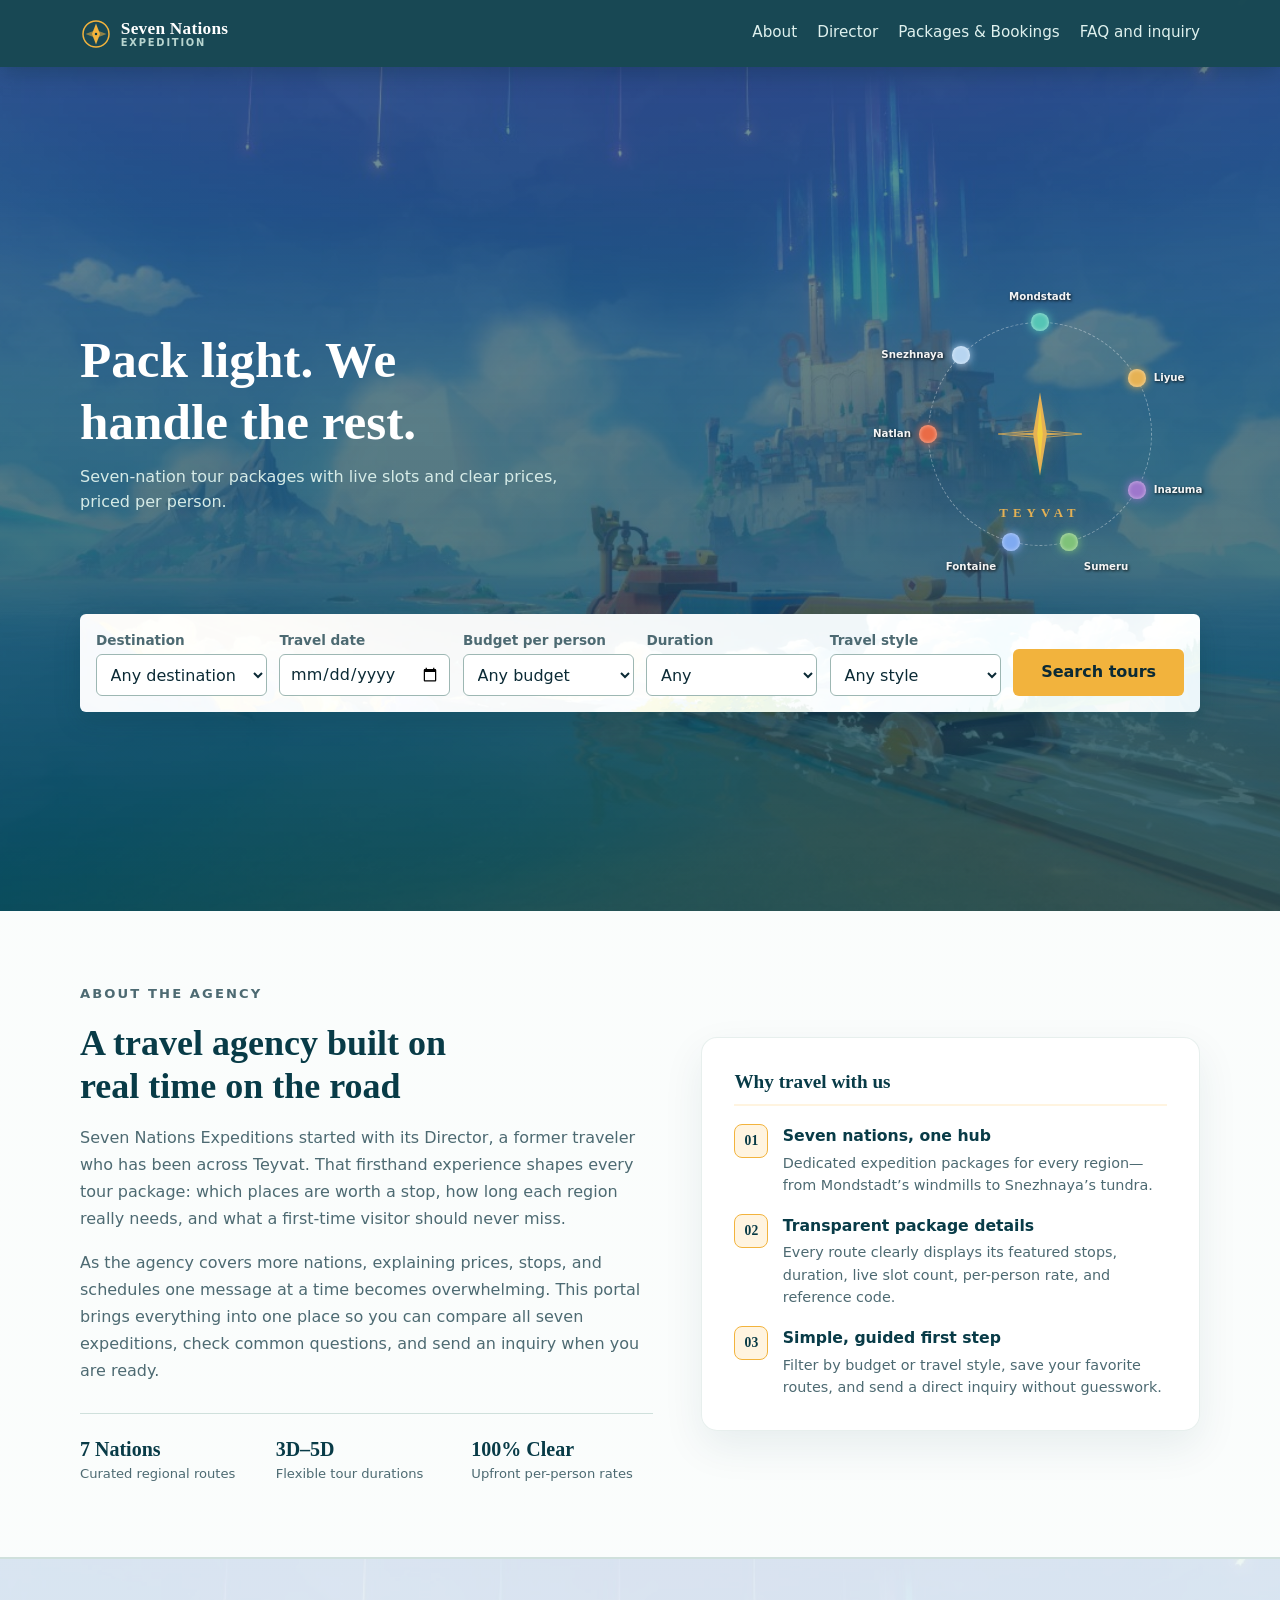
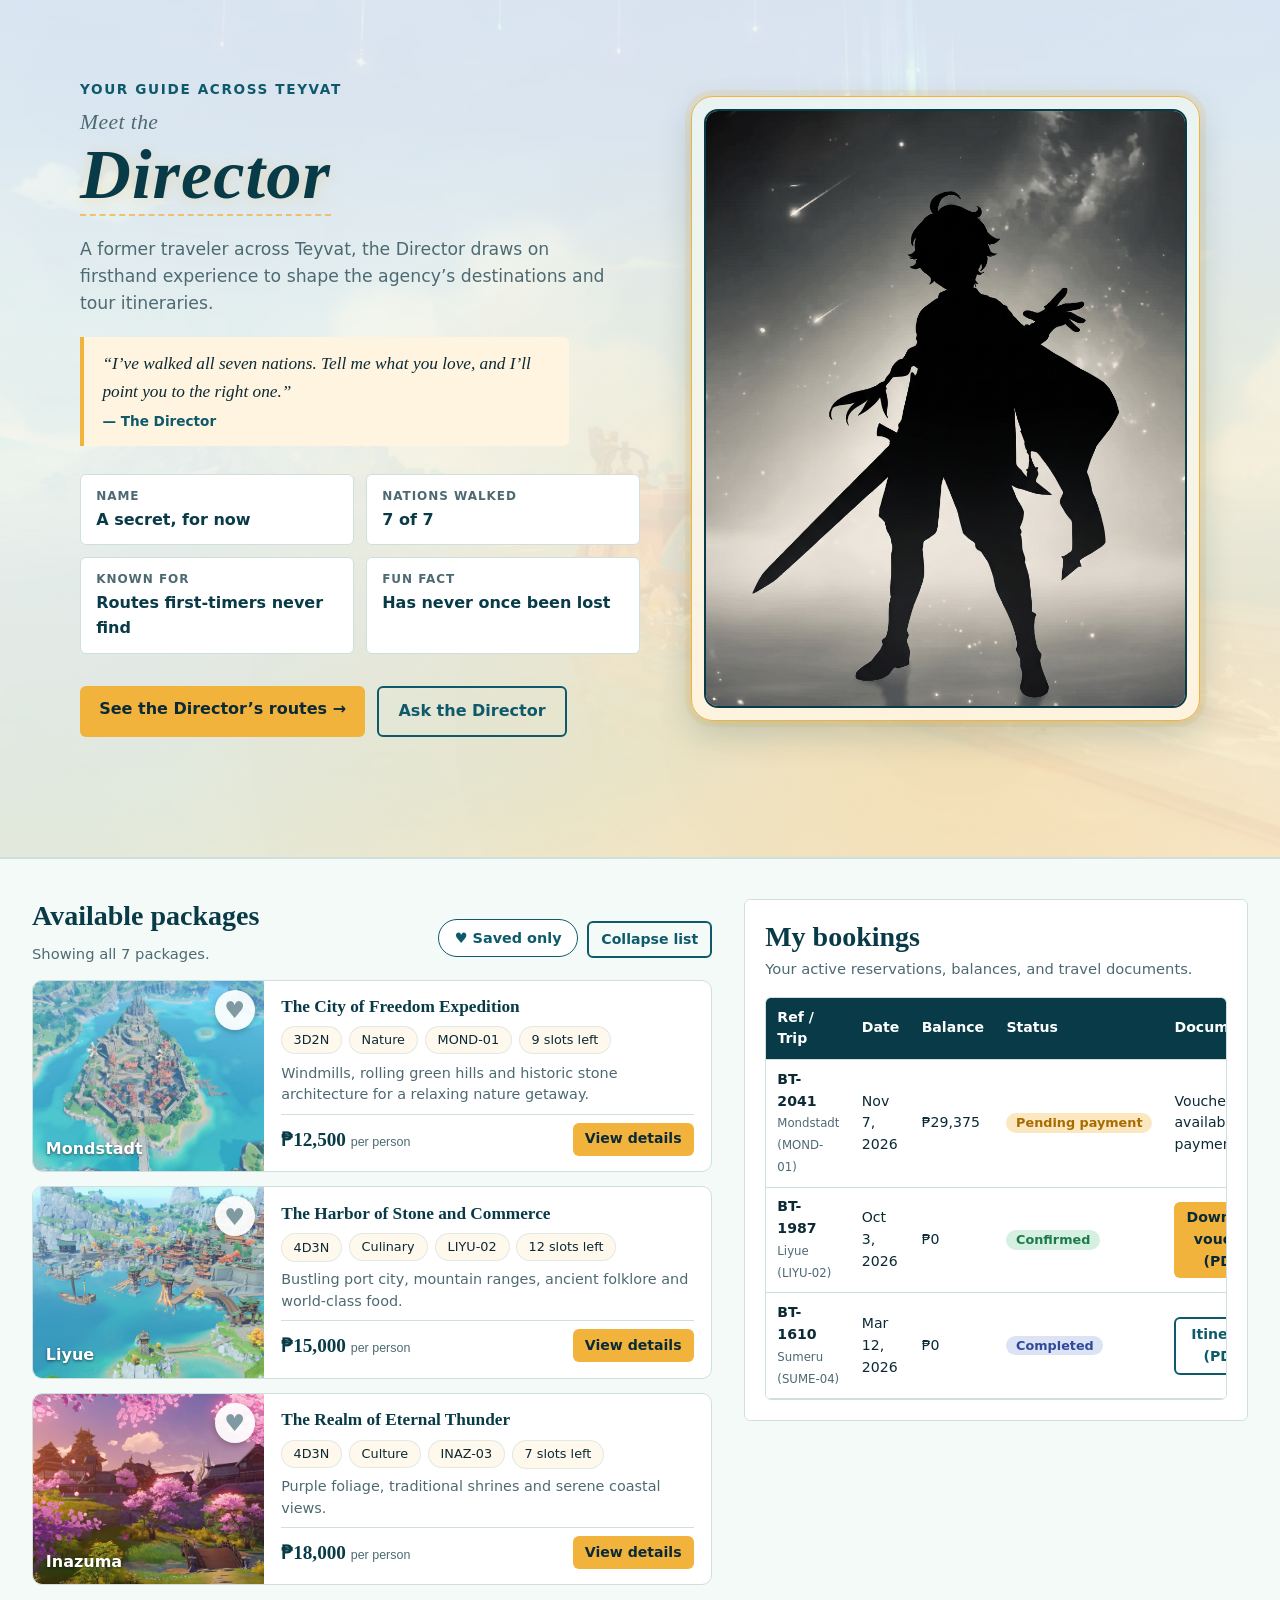
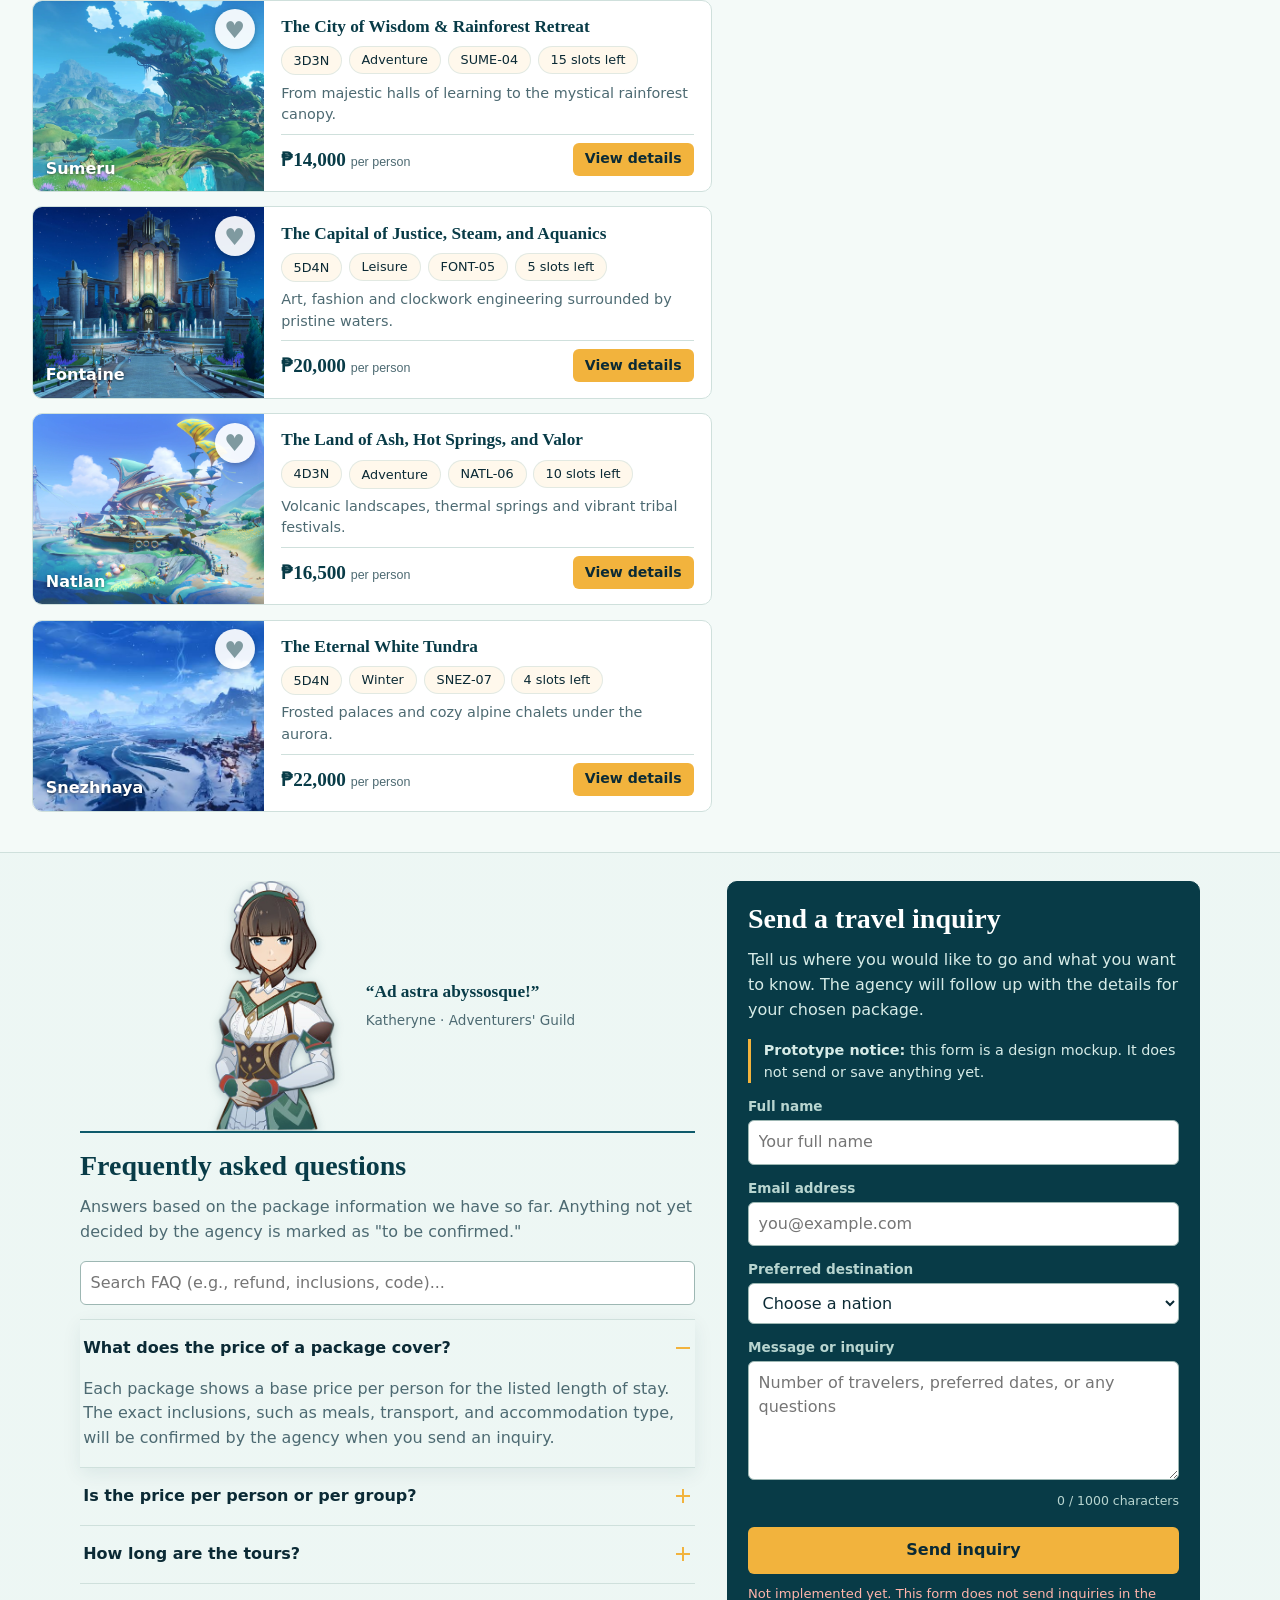
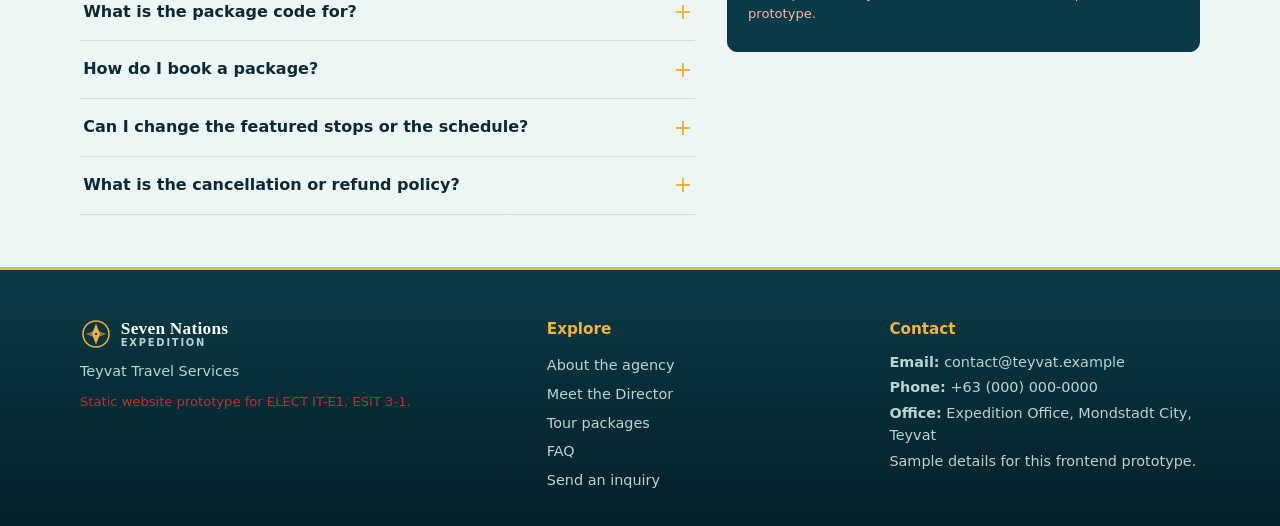
<file: html/index.html>
<!DOCTYPE html>
<html lang="en">
<head>
  <meta charset="utf-8">
  <meta name="viewport" content="width=device-width, initial-scale=1, viewport-fit=cover">
  <meta name="theme-color" content="#083b47">
  <title>Seven Nations Expedition – Book your next trip</title>
  <link rel="stylesheet" href="../css/style.css">
  <script src="../js/main.js" defer></script>
</head>
<body>

  <!-- ======================================================= 1. HEADER -->
  <header class="top">
    <div class="wrap">
      <a class="brand" href="#" aria-label="Seven Nations Expedition home">
        <svg class="brand-mark" viewBox="0 0 32 32" aria-hidden="true" focusable="false">
          <circle cx="16" cy="16" r="13" fill="none" stroke="currentColor" stroke-width="1.5"/>
          <path d="M16 5.5 20 16l-4 10.5L12 16 16 5.5Z" fill="currentColor"/>
          <path d="M5.5 16 16 12l10.5 4L16 20 5.5 16Z" fill="currentColor" opacity=".55"/>
          <circle cx="16" cy="16" r="2" fill="#083b47" stroke="currentColor" stroke-width="1.5"/>
        </svg>
        <span class="brand-copy"><span>Seven Nations</span><small>Expedition</small></span>
      </a>
      <input type="checkbox" id="menu" class="toggle" aria-label="Toggle menu">
      <label for="menu" class="menu-btn" aria-label="Toggle menu">
        <span class="sr-only">Toggle menu</span>
      </label>
      <nav id="nav" aria-label="Main">
        <a href="#about">About</a>
        <a href="#director">Director</a>
        <a href="#packages">Packages &amp; Bookings</a>
        <a href="#faq">FAQ and inquiry</a>
      </nav>
    </div>
  </header>

  <main>

    <!-- ======================================================= 2. HERO + SEARCH -->
    <div class="hero">
      <video class="hero-video" autoplay muted loop playsinline preload="metadata" poster="../image/hero.jpg" aria-hidden="true" tabindex="-1">
        <source src="../video/genshin-home.mp4" type="video/mp4">
      </video>

      <div class="wrap">
        <div class="hero-intro">
          <h1>Pack light. We handle the rest.</h1>
          <p>Seven-nation tour packages with live slots and clear prices, priced per person.</p>
        </div>

        <nav class="hero-compass" aria-label="Explore Teyvat regions">
          <span class="compass-orbit" aria-hidden="true"></span>
          <span class="compass-name" aria-hidden="true">TEYVAT</span>
          <a class="compass-node compass-mondstadt" href="mondstadt.html" aria-label="Explore Mondstadt">
            <span class="compass-dot"></span>
            <span class="compass-label">Mondstadt</span>
          </a>
          <a class="compass-node compass-liyue" href="liyue.html" aria-label="Explore Liyue">
            <span class="compass-dot"></span>
            <span class="compass-label">Liyue</span>
          </a>
          <a class="compass-node compass-inazuma" href="inazuma.html" aria-label="Explore Inazuma">
            <span class="compass-dot"></span>
            <span class="compass-label">Inazuma</span>
          </a>
          <a class="compass-node compass-sumeru" href="sumeru.html" aria-label="Explore Sumeru">
            <span class="compass-dot"></span>
            <span class="compass-label">Sumeru</span>
          </a>
          <a class="compass-node compass-fontaine" href="fontaine.html" aria-label="Explore Fontaine">
            <span class="compass-dot"></span>
            <span class="compass-label">Fontaine</span>
          </a>
          <a class="compass-node compass-natlan" href="natlan.html" aria-label="Explore Natlan">
            <span class="compass-dot"></span>
            <span class="compass-label">Natlan</span>
          </a>
          <a class="compass-node compass-snezhnaya" href="snezhnaya.html" aria-label="Explore Snezhnaya">
            <span class="compass-dot"></span>
            <span class="compass-label">Snezhnaya</span>
          </a>
          <span class="compass-needle" aria-hidden="true">
            <svg viewBox="0 0 200 200" xmlns="http://www.w3.org/2000/svg">
              <polygon points="10,100 100,92 190,100 100,108" fill="none" stroke="#E6B254" stroke-width="2" opacity=".8"/>
              <polygon points="30,100 100,97 170,100 100,103" fill="#E6B254" opacity=".9"/>
              <polygon points="100,20 104,100 100,180 96,100" fill="#FFEAA7" opacity=".7"/>
              <polygon points="100,10 115,100 100,190 85,100" fill="#E6B254"/>
              <polygon points="100,40 106,100 100,160 94,100" fill="#F4D03F"/>
            </svg>
          </span>
        </nav>

        <form class="filter" id="filter" action="#packages" aria-label="Search packages">
          <div>
            <label for="dest">Destination</label>
            <select id="dest">
              <option value="">Any destination</option>
              <option value="Mondstadt">Mondstadt</option>
              <option value="Liyue">Liyue</option>
              <option value="Inazuma">Inazuma</option>
              <option value="Sumeru">Sumeru</option>
              <option value="Fontaine">Fontaine</option>
              <option value="Natlan">Natlan</option>
              <option value="Snezhnaya">Snezhnaya</option>
            </select>
          </div>
          <div>
            <label for="date">Travel date</label>
            <input id="date" type="date" min="2026-11-19">
          </div>
          <div>
            <label for="bud">Budget per person</label>
            <select id="bud">
              <option value="">Any budget</option>
              <option value="low">Under ₱15,000</option>
              <option value="mid">₱15,000 – ₱20,000</option>
              <option value="high">Above ₱20,000</option>
            </select>
          </div>
          <div>
            <label for="dur">Duration</label>
            <select id="dur">
              <option value="">Any</option>
              <option value="3D2N">3D2N</option>
              <option value="3D3N">3D3N</option>
              <option value="4D3N">4D3N</option>
              <option value="5D4N">5D4N</option>
            </select>
          </div>
          <div>
            <label for="style">Travel style</label>
            <select id="style">
              <option value="">Any style</option>
              <option value="Nature">Nature</option>
              <option value="Culinary">Culinary</option>
              <option value="Culture">Culture</option>
              <option value="Adventure">Adventure</option>
              <option value="Leisure">Leisure</option>
              <option value="Winter">Winter</option>
            </select>
          </div>
          <button type="submit" class="btn">Search tours</button>
        </form>
      </div>
    </div>

    <!-- ======================================================= 3. ABOUT -->
    <section id="about" aria-labelledby="about-title">
      <div class="wrap">
        <div class="about-grid">

          <div class="about-story">
            <p class="about-kicker">About the agency</p>
            <h2 id="about-title">A travel agency built on real time on the road</h2>
            <p>Seven Nations Expeditions started with its Director, a former traveler who has been across Teyvat. That firsthand experience shapes every tour package: which places are worth a stop, how long each region really needs, and what a first-time visitor should never miss.</p>
            <p>As the agency covers more nations, explaining prices, stops, and schedules one message at a time becomes overwhelming. This portal brings everything into one place so you can compare all seven expeditions, check common questions, and send an inquiry when you are ready.</p>

            <div class="about-stats" aria-label="Agency overview">
              <div>
                <strong>7 Nations</strong>
                <span>Curated regional routes</span>
              </div>
              <div>
                <strong>3D–5D</strong>
                <span>Flexible tour durations</span>
              </div>
              <div>
                <strong>100% Clear</strong>
                <span>Upfront per-person rates</span>
              </div>
            </div>
          </div>

          <aside class="about-highlights" aria-label="Agency highlights">
            <h3>Why travel with us</h3>
            <ul class="highlight-list">
              <li>
                <span class="hl-badge">01</span>
                <div>
                  <strong>Seven nations, one hub</strong>
                  <p>Dedicated expedition packages for every region—from Mondstadt’s windmills to Snezhnaya’s tundra.</p>
                </div>
              </li>
              <li>
                <span class="hl-badge">02</span>
                <div>
                  <strong>Transparent package details</strong>
                  <p>Every route clearly displays its featured stops, duration, live slot count, per-person rate, and reference code.</p>
                </div>
              </li>
              <li>
                <span class="hl-badge">03</span>
                <div>
                  <strong>Simple, guided first step</strong>
                  <p>Filter by budget or travel style, save your favorite routes, and send a direct inquiry without guesswork.</p>
                </div>
              </li>
            </ul>
          </aside>

        </div>
      </div>
    </section>

    <!-- ======================================================= 3b. THE DIRECTOR -->
    <section id="director" aria-labelledby="dir-title">
      <div class="wrap dir-grid">

        <div class="dir-copy">
          <p class="dir-kicker">Your guide across Teyvat</p>
          <h2 id="dir-title">
            <span class="dir-the">Meet the</span>
            <span class="dir-name">Director</span>
          </h2>

          <p class="dir-lead">A former traveler across Teyvat, the Director draws on firsthand experience to shape the agency’s destinations and tour itineraries.</p>
          <blockquote class="dir-quote">
            <p>“I’ve walked all seven nations. Tell me what you love, and I’ll point you to the right one.”</p>
            <footer>The Director</footer>
          </blockquote>

          <dl class="dir-facts">
            <div><dt>Name</dt><dd>A secret, for now</dd></div>
            <div><dt>Nations walked</dt><dd>7 of 7</dd></div>
            <div><dt>Known for</dt><dd>Routes first-timers never find</dd></div>
            <div><dt>Fun fact</dt><dd>Has never once been lost</dd></div>
          </dl>

          <div class="actions">
            <a class="btn" href="#packages">See the Director’s routes &rarr;</a>
            <a class="btn alt" href="#inquiry">Ask the Director</a>
          </div>
        </div>

        <figure class="dir-figure">
          <img src="../image/director-traveler.jpg" alt="Illustration of a hooded traveler holding a staff, saying: Welcome, traveler. Where to next?" width="553" height="331" loading="lazy">
        </figure>

      </div>
    </section>

    <!-- ======================================================= 4 & 5. PACKAGES + MY BOOKINGS -->
    <section id="packages" class="pkg-workspace" aria-label="Packages and bookings">
      <div class="workspace-inner">

        <!-- LEFT: Available Packages -->
        <div class="workspace-main">
          <div class="bar">
            <div>
              <h2>Available packages</h2>
              <p class="pkg-status" role="status" aria-live="polite">
                <span id="pkgStatus">Showing all 7 packages.</span>
                <button type="button" class="linkbtn" id="pkgClear" hidden>Clear filters</button>
              </p>
            </div>
            <div class="workspace-actions">
              <input type="checkbox" id="onlysaved" class="toggle">
              <label for="onlysaved" class="chip">♥ Saved only</label>
              <button type="button" class="btn sm alt" id="toggleAllPkgs" aria-expanded="true" aria-controls="pkgListWrap">Collapse list</button>
            </div>
          </div>

          <div class="pkgs" id="pkgListWrap">
            <article class="pkg" data-nation="Mondstadt" data-bud="low" data-dur="3D2N" data-style="Nature">
              <div class="pic d1">
                <span>Mondstadt</span>
                <input type="checkbox" id="s-mond" class="toggle">
                <label class="save" for="s-mond" aria-label="Save Mondstadt package">♥</label>
              </div>
              <div class="body">
                <h3>The City of Freedom Expedition</h3>
                <div class="tags">
                  <span class="tag">3D2N</span>
                  <span class="tag">Nature</span>
                  <span class="tag">MOND-01</span>
                  <span class="tag">9 slots left</span>
                </div>
                <p>Windmills, rolling green hills and historic stone architecture for a relaxing nature getaway.</p>
                <div class="buy">
                  <div class="price">₱12,500 <small>per person</small></div>
                  <a class="btn sm" href="mondstadt.html">View details</a>
                </div>
              </div>
            </article>

            <article class="pkg" data-nation="Liyue" data-bud="mid" data-dur="4D3N" data-style="Culinary">
              <div class="pic d2">
                <span>Liyue</span>
                <input type="checkbox" id="s-liyue" class="toggle">
                <label class="save" for="s-liyue" aria-label="Save Liyue package">♥</label>
              </div>
              <div class="body">
                <h3>The Harbor of Stone and Commerce</h3>
                <div class="tags">
                  <span class="tag">4D3N</span>
                  <span class="tag">Culinary</span>
                  <span class="tag">LIYU-02</span>
                  <span class="tag">12 slots left</span>
                </div>
                <p>Bustling port city, mountain ranges, ancient folklore and world-class food.</p>
                <div class="buy">
                  <div class="price">₱15,000 <small>per person</small></div>
                  <a class="btn sm" href="liyue.html">View details</a>
                </div>
              </div>
            </article>

            <article class="pkg" data-nation="Inazuma" data-bud="mid" data-dur="4D3N" data-style="Culture">
              <div class="pic d3">
                <span>Inazuma</span>
                <input type="checkbox" id="s-inazuma" class="toggle">
                <label class="save" for="s-inazuma" aria-label="Save Inazuma package">♥</label>
              </div>
              <div class="body">
                <h3>The Realm of Eternal Thunder</h3>
                <div class="tags">
                  <span class="tag">4D3N</span>
                  <span class="tag">Culture</span>
                  <span class="tag">INAZ-03</span>
                  <span class="tag">7 slots left</span>
                </div>
                <p>Purple foliage, traditional shrines and serene coastal views.</p>
                <div class="buy">
                  <div class="price">₱18,000 <small>per person</small></div>
                  <a class="btn sm" href="inazuma.html">View details</a>
                </div>
              </div>
            </article>

            <article class="pkg" data-nation="Sumeru" data-bud="low" data-dur="3D3N" data-style="Adventure">
              <div class="pic d4">
                <span>Sumeru</span>
                <input type="checkbox" id="s-sumeru" class="toggle">
                <label class="save" for="s-sumeru" aria-label="Save Sumeru package">♥</label>
              </div>
              <div class="body">
                <h3>The City of Wisdom &amp; Rainforest Retreat</h3>
                <div class="tags">
                  <span class="tag">3D3N</span>
                  <span class="tag">Adventure</span>
                  <span class="tag">SUME-04</span>
                  <span class="tag">15 slots left</span>
                </div>
                <p>From majestic halls of learning to the mystical rainforest canopy.</p>
                <div class="buy">
                  <div class="price">₱14,000 <small>per person</small></div>
                  <a class="btn sm" href="sumeru.html">View details</a>
                </div>
              </div>
            </article>

            <article class="pkg" data-nation="Fontaine" data-bud="mid" data-dur="5D4N" data-style="Leisure">
              <div class="pic d5">
                <span>Fontaine</span>
                <input type="checkbox" id="s-fontaine" class="toggle">
                <label class="save" for="s-fontaine" aria-label="Save Fontaine package">♥</label>
              </div>
              <div class="body">
                <h3>The Capital of Justice, Steam, and Aquanics</h3>
                <div class="tags">
                  <span class="tag">5D4N</span>
                  <span class="tag">Leisure</span>
                  <span class="tag">FONT-05</span>
                  <span class="tag">5 slots left</span>
                </div>
                <p>Art, fashion and clockwork engineering surrounded by pristine waters.</p>
                <div class="buy">
                  <div class="price">₱20,000 <small>per person</small></div>
                  <a class="btn sm" href="fontaine.html">View details</a>
                </div>
              </div>
            </article>

            <article class="pkg" data-nation="Natlan" data-bud="mid" data-dur="4D3N" data-style="Adventure">
              <div class="pic d6">
                <span>Natlan</span>
                <input type="checkbox" id="s-natlan" class="toggle">
                <label class="save" for="s-natlan" aria-label="Save Natlan package">♥</label>
              </div>
              <div class="body">
                <h3>The Land of Ash, Hot Springs, and Valor</h3>
                <div class="tags">
                  <span class="tag">4D3N</span>
                  <span class="tag">Adventure</span>
                  <span class="tag">NATL-06</span>
                  <span class="tag">10 slots left</span>
                </div>
                <p>Volcanic landscapes, thermal springs and vibrant tribal festivals.</p>
                <div class="buy">
                  <div class="price">₱16,500 <small>per person</small></div>
                  <a class="btn sm" href="natlan.html">View details</a>
                </div>
              </div>
            </article>

            <article class="pkg" data-nation="Snezhnaya" data-bud="high" data-dur="5D4N" data-style="Winter">
              <div class="pic d7">
                <span>Snezhnaya</span>
                <input type="checkbox" id="s-snezhnaya" class="toggle">
                <label class="save" for="s-snezhnaya" aria-label="Save Snezhnaya package">♥</label>
              </div>
              <div class="body">
                <h3>The Eternal White Tundra</h3>
                <div class="tags">
                  <span class="tag">5D4N</span>
                  <span class="tag">Winter</span>
                  <span class="tag">SNEZ-07</span>
                  <span class="tag">4 slots left</span>
                </div>
                <p>Frosted palaces and cozy alpine chalets under the aurora.</p>
                <div class="buy">
                  <div class="price">₱22,000 <small>per person</small></div>
                  <a class="btn sm" href="snezhnaya.html">View details</a>
                </div>
              </div>
            </article>
          </div>

          <!-- Compact Summary Card when list is collapsed -->
          <div class="card pkg-collapsed-box" id="pkgCollapsedBox" hidden>
            <h3>All 7 Teyvat Expeditions at a Glance</h3>
            <p class="lead">Packages are currently collapsed to save space. Jump straight to a nation or expand the full list to compare itineraries.</p>

            <div class="pkg-mini-grid">
              <a href="mondstadt.html" class="pkg-mini-item"><strong>Mondstadt</strong><span>3D2N · ₱12,500</span></a>
              <a href="liyue.html" class="pkg-mini-item"><strong>Liyue</strong><span>4D3N · ₱15,000</span></a>
              <a href="inazuma.html" class="pkg-mini-item"><strong>Inazuma</strong><span>4D3N · ₱18,000</span></a>
              <a href="sumeru.html" class="pkg-mini-item"><strong>Sumeru</strong><span>3D3N · ₱14,000</span></a>
              <a href="fontaine.html" class="pkg-mini-item"><strong>Fontaine</strong><span>5D4N · ₱20,000</span></a>
              <a href="natlan.html" class="pkg-mini-item"><strong>Natlan</strong><span>4D3N · ₱16,500</span></a>
              <a href="snezhnaya.html" class="pkg-mini-item"><strong>Snezhnaya</strong><span>5D4N · ₱22,000</span></a>
            </div>

            <button type="button" class="btn sm mt" id="expandFromBox">Show full package cards ↓</button>
          </div>

          <div class="card pkg-empty" id="pkgEmpty" hidden>
            <h3>No packages match your filters</h3>
            <p id="pkgEmptyText">Try a different destination, budget, duration or style.</p>
            <button type="button" class="btn sm mt" id="pkgEmptyReset">Reset all filters</button>
          </div>
        </div>

        <!-- RIGHT: My Bookings -->
        <aside id="bookings" class="workspace-side" aria-label="My bookings">
          <h2>My bookings</h2>
          <p class="lead">Your active reservations, balances, and travel documents.</p>
          <div class="scroll">
            <table>
              <thead>
                <tr>
                  <th>Ref / Trip</th>
                  <th>Date</th>
                  <th>Balance</th>
                  <th>Status</th>
                  <th>Documents</th>
                </tr>
              </thead>
              <tbody>
                <tr>
                  <td><b>BT-2041</b><br><small>Mondstadt (MOND-01)</small></td>
                  <td>Nov 7, 2026</td>
                  <td>₱29,375</td>
                  <td><span class="st wait">Pending payment</span></td>
                  <td>Voucher available after payment</td>
                </tr>
                <tr>
                  <td><b>BT-1987</b><br><small>Liyue (LIYU-02)</small></td>
                  <td>Oct 3, 2026</td>
                  <td>₱0</td>
                  <td><span class="st ok">Confirmed</span></td>
                  <td><button type="button" class="btn sm" data-doc="voucher" data-ref="BT-1987">Download voucher (PDF)</button></td>
                </tr>
                <tr>
                  <td><b>BT-1610</b><br><small>Sumeru (SUME-04)</small></td>
                  <td>Mar 12, 2026</td>
                  <td>₱0</td>
                  <td><span class="st done">Completed</span></td>
                  <td><button type="button" class="btn sm alt" data-doc="itinerary" data-ref="BT-1610">Itinerary (PDF)</button></td>
                </tr>
              </tbody>
            </table>
          </div>
        </aside>

      </div>
    </section>

    <!-- ======================================================= 6. FAQ + INQUIRY -->
    <section id="faq">
      <div class="wrap helpgrid">

        <div class="faq">
          <div class="katheryne-greeting">
            <img class="katheryne-portrait" src="../image/katheryne.png" alt="Katheryne welcomes you to the Adventurers' Guild">
            <div>
              <p class="katheryne-quote">“Ad astra abyssosque!”</p>
              <p class="katheryne-attribution">Katheryne · Adventurers' Guild</p>
            </div>
          </div>

          <h2>Frequently asked questions</h2>
          <p class="lead">Answers based on the package information we have so far. Anything not yet decided by the agency is marked as "to be confirmed."</p>

          <div class="faqlist">
            <details open>
              <summary>What does the price of a package cover?<span class="faqicon"></span></summary>
              <p>Each package shows a base price per person for the listed length of stay. The exact inclusions, such as meals, transport, and accommodation type, will be confirmed by the agency when you send an inquiry.</p>
            </details>
            <details>
              <summary>Is the price per person or per group?<span class="faqicon"></span></summary>
              <p>Prices are shown per person unless a package says otherwise. Group rates, if available, will be confirmed by the agency.</p>
            </details>
            <details>
              <summary>How long are the tours?<span class="faqicon"></span></summary>
              <p>Each package lists its length, such as 3D2N or 4D3N, on its card and details page.</p>
            </details>
            <details>
              <summary>What is the package code for?<span class="faqicon"></span></summary>
              <p>The package code, such as MOND-01, is a short reference you can quote when sending an inquiry or asking about a specific package.</p>
            </details>
            <details>
              <summary>How do I book a package?<span class="faqicon"></span></summary>
              <p>Use the booking form on the package's details page, or send a travel inquiry and the agency will follow up.</p>
            </details>
            <details>
              <summary>Can I change the featured stops or the schedule?<span class="faqicon"></span></summary>
              <p>To be confirmed by the agency. Send an inquiry with your preferred changes and they will let you know what's possible.</p>
            </details>
            <details>
              <summary>What is the cancellation or refund policy?<span class="faqicon"></span></summary>
              <p>To be confirmed by the agency.</p>
            </details>
          </div>
        </div>

        <form class="card inquiry" id="inquiry" action="#inquiry" aria-labelledby="inqh">
          <h2 id="inqh">Send a travel inquiry</h2>
          <p>Tell us where you would like to go and what you want to know. The agency will follow up with the details for your chosen package.</p>
          <p class="notice"><b>Prototype notice:</b> this form is a design mockup. It does not send or save anything yet.</p>

          <label for="iname">Full name</label>
          <input id="iname" autocomplete="name" placeholder="Your full name" required>

          <label for="iemail">Email address</label>
          <input id="iemail" type="email" autocomplete="email" placeholder="you@example.com" required>

          <label for="idest">Preferred destination</label>
          <select id="idest">
            <option value="">Choose a nation</option>
            <option value="Mondstadt">Mondstadt</option>
            <option value="Liyue">Liyue</option>
            <option value="Inazuma">Inazuma</option>
            <option value="Sumeru">Sumeru</option>
            <option value="Fontaine">Fontaine</option>
            <option value="Natlan">Natlan</option>
            <option value="Snezhnaya">Snezhnaya</option>
          </select>

          <label for="imsg">Message or inquiry</label>
          <textarea id="imsg" rows="4" placeholder="Number of travelers, preferred dates, or any questions" required></textarea>

          <button class="btn block" type="submit">Send inquiry</button>
          <p class="notice sm" id="inqMsg" role="status" aria-live="polite">Not implemented yet. This form does not send inquiries in the prototype.</p>
        </form>

      </div>
    </section>

  </main>

  <!-- ======================================================= 7. FOOTER -->
  <footer class="sitefoot">
    <div class="wrap footgrid">
      <div>
        <h3 class="footer-brand"><svg class="brand-mark" viewBox="0 0 32 32" aria-hidden="true" focusable="false"><circle cx="16" cy="16" r="13" fill="none" stroke="currentColor" stroke-width="1.5"/><path d="M16 5.5 20 16l-4 10.5L12 16 16 5.5Z" fill="currentColor"/><path d="M5.5 16 16 12l10.5 4L16 20 5.5 16Z" fill="currentColor" opacity=".55"/><circle cx="16" cy="16" r="2" fill="#083b47" stroke="currentColor" stroke-width="1.5"/></svg><span class="brand-copy"><span>Seven Nations</span><small>Expedition</small></span></h3>
        <p>Teyvat Travel Services</p>
        <p class="notice sm">Static website prototype for ELECT IT-E1, ESIT 3-1.</p>
      </div>
      <div>
        <h4>Explore</h4>
        <a href="#about">About the agency</a>
        <a href="#director">Meet the Director</a>
        <a href="#packages">Tour packages</a>
        <a href="#faq">FAQ</a>
        <a href="#inquiry">Send an inquiry</a>
      </div>
      <div>
        <h4>Contact</h4>
        <p><b>Email:</b> contact@teyvat.example</p>
        <p><b>Phone:</b> +63 (000) 000-0000</p>
        <p><b>Office:</b> Expedition Office, Mondstadt City, Teyvat</p>
        <p class="contact-note">Sample details for this frontend prototype.</p>
      </div>
    </div>
  </footer>

  <!-- ======================================================= 8. MOBILE HELPERS -->
  <nav class="dock" aria-label="Quick actions">
    <a href="#packages">Packages</a>
    <a href="#bookings">Bookings</a>
    <a href="#faq">FAQ</a>
    <a href="#inquiry">Inquire</a>
  </nav>
  <a class="totop" href="#" aria-label="Back to top">↑</a>

</body>
</html>
</file>
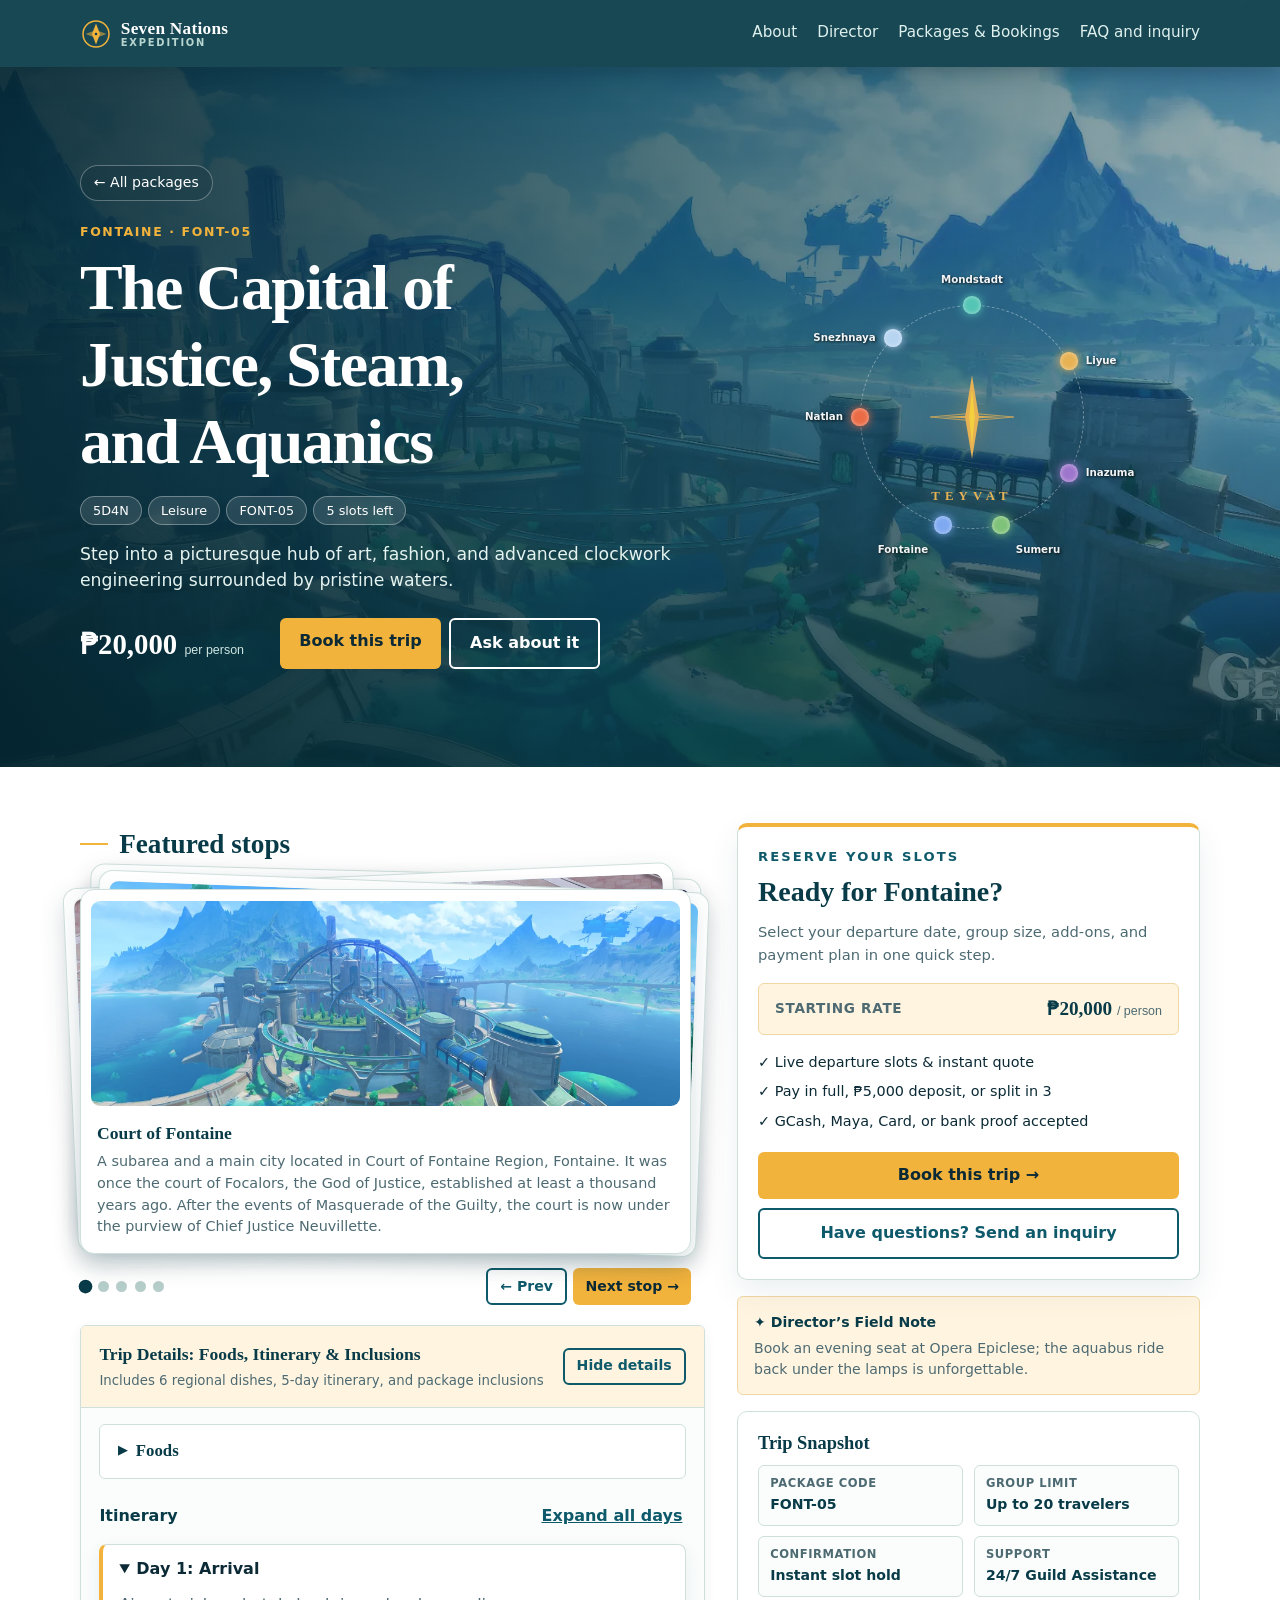
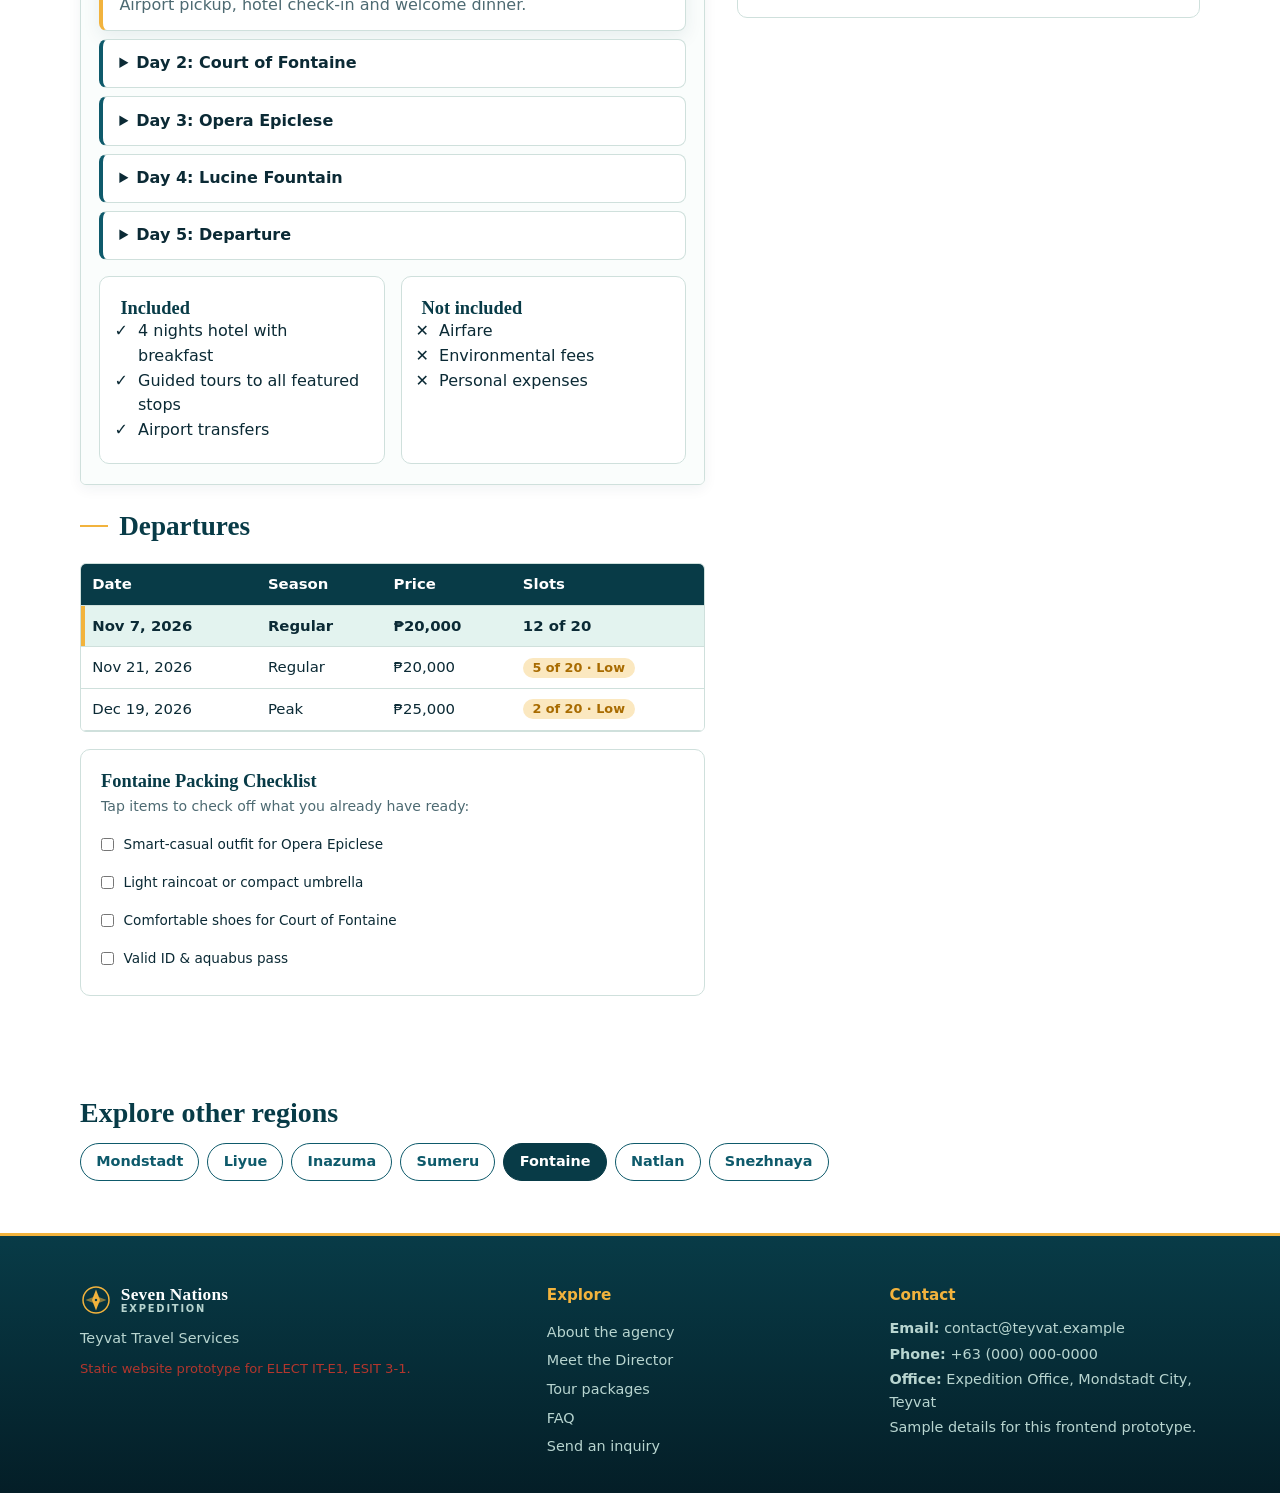
<file: html/fontaine.html>
<!DOCTYPE html>
<html lang="en">
<head>
<meta charset="utf-8">
<meta name="viewport" content="width=device-width, initial-scale=1, viewport-fit=cover">
<meta name="theme-color" content="#083b47">
<title>Fontaine: The Capital of Justice, Steam, and Aquanics – Seven Nations Expedition</title>
<link rel="stylesheet" href="../css/style.css">
<script src="../js/main.js" defer></script>
</head>
<body class="region-page">

<!-- ======================================================= 1. HEADER -->
<header class="top"><div class="wrap">
  <a class="brand" href="index.html" aria-label="Seven Nations Expedition home"><svg class="brand-mark" viewBox="0 0 32 32" aria-hidden="true" focusable="false"><circle cx="16" cy="16" r="13" fill="none" stroke="currentColor" stroke-width="1.5"/><path d="M16 5.5 20 16l-4 10.5L12 16 16 5.5Z" fill="currentColor"/><path d="M5.5 16 16 12l10.5 4L16 20 5.5 16Z" fill="currentColor" opacity=".55"/><circle cx="16" cy="16" r="2" fill="#083b47" stroke="currentColor" stroke-width="1.5"/></svg><span class="brand-copy"><span>Seven Nations</span><small>Expedition</small></span></a>
  <input type="checkbox" id="menu" class="toggle" aria-label="Toggle menu"><label for="menu" class="menu-btn" aria-label="Toggle menu"><span class="sr-only">Toggle menu</span></label>
  <nav id="nav" aria-label="Main">
    <a href="index.html#about">About</a>
    <a href="index.html#director">Director</a>
    <a href="index.html#packages">Packages &amp; Bookings</a>
    <a href="index.html#faq">FAQ and inquiry</a>
  </nav>
</div></header>

<main>

<!-- ======================================================= 2. REGION HERO + THEME MUSIC -->
<div class="region-hero" style="--hero:url('../image/cjsa.jpg')"><div class="wrap">
  <div class="region-hero-intro">
    <a class="back" href="index.html#packages">← All packages</a>
    <p class="eyebrow">Fontaine · FONT-05</p>
    <h1>The Capital of Justice, Steam, and Aquanics</h1>
    <div class="tags"><span class="tag">5D4N</span><span class="tag">Leisure</span><span class="tag">FONT-05</span><span class="tag">5 slots left</span></div>
    <p class="lead">Step into a picturesque hub of art, fashion, and advanced clockwork engineering surrounded by pristine waters.</p>
    <div class="hero-row">
      <div class="price">₱20,000 <small>per person</small></div>
      <div class="actions"><a class="btn" href="#book">Book this trip</a><a class="btn alt light" href="index.html#inquiry">Ask about it</a></div>
    </div>
  </div>

    <nav class="hero-compass" aria-label="Explore Teyvat regions">
      <span class="compass-orbit" aria-hidden="true"></span>
      <span class="compass-name" aria-hidden="true">TEYVAT</span>
      <a class="compass-node compass-mondstadt" href="mondstadt.html" aria-label="Explore Mondstadt"><span class="compass-dot"></span><span class="compass-label">Mondstadt</span></a>
      <a class="compass-node compass-liyue" href="liyue.html" aria-label="Explore Liyue"><span class="compass-dot"></span><span class="compass-label">Liyue</span></a>
      <a class="compass-node compass-inazuma" href="inazuma.html" aria-label="Explore Inazuma"><span class="compass-dot"></span><span class="compass-label">Inazuma</span></a>
      <a class="compass-node compass-sumeru" href="sumeru.html" aria-label="Explore Sumeru"><span class="compass-dot"></span><span class="compass-label">Sumeru</span></a>
      <a class="compass-node compass-fontaine" href="fontaine.html" aria-current="page" aria-label="Explore Fontaine"><span class="compass-dot"></span><span class="compass-label">Fontaine</span></a>
      <a class="compass-node compass-natlan" href="natlan.html" aria-label="Explore Natlan"><span class="compass-dot"></span><span class="compass-label">Natlan</span></a>
      <a class="compass-node compass-snezhnaya" href="snezhnaya.html" aria-label="Explore Snezhnaya"><span class="compass-dot"></span><span class="compass-label">Snezhnaya</span></a>
      <span class="compass-needle" aria-hidden="true">
        <svg viewBox="0 0 200 200" xmlns="http://www.w3.org/2000/svg">
          <polygon points="10,100 100,92 190,100 100,108" fill="none" stroke="#E6B254" stroke-width="2" opacity=".8"/>
          <polygon points="30,100 100,97 170,100 100,103" fill="#E6B254" opacity=".9"/>
          <polygon points="100,20 104,100 100,180 96,100" fill="#FFEAA7" opacity=".7"/>
          <polygon points="100,10 115,100 100,190 85,100" fill="#E6B254"/>
          <polygon points="100,40 106,100 100,160 94,100" fill="#F4D03F"/>
        </svg>
      </span>
    </nav>
</div></div>

<!-- ======================================================= 3. TRIP DETAILS + BOOKING -->
<section><div class="wrap two">
  <div class="content">
    
      
      
      
      <h4>Featured stops</h4>
      <ul class="spots">
        <li class="spot"><div class="ph" style="--img:url('../image/fontaine-1.jpg')" role="img" aria-label="Court of Fontaine"></div><div class="cap"><h4>Court of Fontaine</h4><p>A subarea and a main city located in Court of Fontaine Region, Fontaine. It was once the court of Focalors, the God of Justice, established at least a thousand years ago. After the events of Masquerade of the Guilty, the court is now under the purview of Chief Justice Neuvillette.</p></div></li>
        <li class="spot"><div class="ph" style="--img:url('../image/fontaine-2.jpg')" role="img" aria-label="Opera Epiclese"></div><div class="cap"><h4>Opera Epiclese</h4><p>It is an opera house designed to function as the main courthouse of Fontaine, located on the island of Erinnyes. Besides trials, the building hosts a variety of other performances, such as Lyney's magic shows.</p></div></li>
        <li class="spot"><div class="ph" style="--img:url('../image/fontaine-3.jpg')" role="img" aria-label="Lucine Fountain"></div><div class="cap"><h4>Lucine Fountain</h4><p>A point of interest located in Court of Fontaine Region, Fontaine. It is a fountain situated in front of Opera Epiclese. It is said that all water ultimately gathers at the fountain.</p></div></li>
        <li class="spot"><div class="ph" style="--img:url('../image/fontaine-4.jpg')" role="img" aria-label="Merusea Village"></div><div class="cap"><h4>Merusea Village</h4><p>It is the home of the Melusines. It is located underwater within the body of Elynas and is described as "an adorable and mysterious village where even the chimneys bubble."</p></div></li>
        <li class="spot"><div class="ph" style="--img:url('../image/fontaine-5.jpg')" role="img" aria-label="Annapausis"></div><div class="cap"><h4>Annapausis</h4><p>It is unlocked during the World Quest The Narzissenkreuz Adventure in Series Ann of the Narzissenkreuz: Act I - The Narzissenkreuz Adventure, and is not labeled on the map prior to this.</p></div></li>
      </ul>
      <details class="morephotos"><summary>Foods</summary><div class="thumbs"><figure class="food-item"><span class="th" aria-hidden="true" style="--img:url('../image/fontaine-6.jpg')"></span><figcaption>Fontaine Aspic</figcaption></figure><figure class="food-item"><span class="th" aria-hidden="true" style="--img:url('../image/fontaine-7.jpg')"></span><figcaption>Rainbow Macarons</figcaption></figure><figure class="food-item"><span class="th" aria-hidden="true" style="--img:url('../image/fontaine-8.jpg')"></span><figcaption>Fontainian Onion Soup</figcaption></figure><figure class="food-item"><span class="th" aria-hidden="true" style="--img:url('../image/fontaine-9.jpg')"></span><figcaption>Fish and Chips</figcaption></figure><figure class="food-item"><span class="th" aria-hidden="true" style="--img:url('../image/fontaine-10.jpg')"></span><figcaption>Fonta</figcaption></figure><figure class="food-item"><span class="th" aria-hidden="true" style="--img:url('../image/fontaine-11.jpg')"></span><figcaption>Crepes Suzette</figcaption></figure></div></details>
      <h4>Itinerary</h4>
      <details open=""><summary>Day 1: Arrival</summary><p>Airport pickup, hotel check-in and welcome dinner.</p></details>
      <details><summary>Day 2: Court of Fontaine</summary><p>Guided visit to Court of Fontaine with lunch.</p></details>
      <details><summary>Day 3: Opera Epiclese</summary><p>Guided visit to Opera Epiclese.</p></details>
      <details><summary>Day 4: Lucine Fountain</summary><p>Guided visit to Lucine Fountain and free evening.</p></details>
      <details><summary>Day 5: Departure</summary><p>Breakfast, then airport drop-off.</p></details>
      <div class="inc">
        <div class="card"><h3>Included</h3><ul class="list yes"><li>4 nights hotel with breakfast</li><li>Guided tours to all featured stops</li><li>Airport transfers</li></ul></div>
        <div class="card"><h3>Not included</h3><ul class="list no"><li>Airfare</li><li>Environmental fees</li><li>Personal expenses</li></ul></div>
      </div>
      <h4>Departures</h4>
      <div class="scroll"><table><thead><tr><th>Date</th><th>Season</th><th>Price</th><th>Slots</th></tr></thead><tbody><tr><td>Nov 7, 2026</td><td>Regular</td><td>₱20,000</td><td>12 of 20</td></tr><tr><td>Nov 21, 2026</td><td>Regular</td><td>₱20,000</td><td>5 of 20</td></tr><tr><td>Dec 19, 2026</td><td>Peak</td><td>₱25,000</td><td>2 of 20</td></tr></tbody></table></div>
    
  </div>
  <aside class="card" id="book" aria-labelledby="bk">
    <h2 id="bk">Book this trip</h2>
    <form id="bookForm" action="#book">
      <label for="pk">Package</label>
      <select id="pk"><option value="mond">Mondstadt – The City of Freedom Expedition (₱12,500)</option><option value="liyue">Liyue – The Harbor of Stone and Commerce (₱15,000)</option><option value="inazuma">Inazuma – The Realm of Eternal Thunder (₱18,000)</option><option value="sumeru">Sumeru – The City of Wisdom &amp; Rainforest Retreat (₱14,000)</option><option value="fontaine" selected>Fontaine – The Capital of Justice, Steam, and Aquanics (₱20,000)</option><option value="natlan">Natlan – The Land of Ash, Hot Springs, and Valor (₱16,500)</option><option value="snezhnaya">Snezhnaya – The Eternal White Tundra (₱22,000)</option></select>

      <div class="f2 mt">
        <div><label for="dep">Departure date</label><select id="dep"><option value="Nov 7, 2026">Nov 7, 2026</option><option value="Nov 21, 2026">Nov 21, 2026</option><option value="Dec 19, 2026">Dec 19, 2026 (peak)</option></select></div>
        <div><label for="tier">Package tier</label>
          <select id="tier">
            <option value="0">Standard</option>
            <option value="1800">Comfort (+₱1,800)</option>
            <option value="3500">Premium (+₱3,500)</option>
          </select></div>
      </div>

      <div class="f3">
        <div><label for="ad">Adults</label>
          <input id="ad" type="number" inputmode="numeric" min="1" value="2"></div>
        <div><label for="ch">Children</label>
          <input id="ch" type="number" inputmode="numeric" min="0" value="1"></div>
        <div><label for="in">Infants</label>
          <input id="in" type="number" inputmode="numeric" min="0" value="0"></div>
      </div>

      <label>Add-ons</label>
      <div class="check"><input type="checkbox" id="a1" data-price="600"><label for="a1">Airport transfers (₱600)</label></div>
      <div class="check"><input type="checkbox" id="a2" data-price="1900"><label for="a2">Extra night stay (₱1,900)</label></div>
      <div class="check"><input type="checkbox" id="a3" data-price="1500"><label for="a3">Single-occupancy supplement (₱1,500)</label></div>

      <div class="sum">
        <h3>Price summary (example: Mondstadt, 2 adults + 1 child)</h3>
        <div class="row"><span>2 adults × ₱12,500</span><span>₱25,000</span></div>
        <div class="row"><span>1 child × ₱9,375</span><span>₱9,375</span></div>
        <div class="row"><span>Add-ons</span><span>₱0</span></div>
        <div class="row tot"><span>Total</span><span>₱34,375</span></div>
      </div>

      <h3 class="mt">Guest details</h3>
      <div class="f2">
        <div><label for="gn">Full name (as on ID)</label><input id="gn" autocomplete="name"></div>
        <div><label for="pp">ID or passport number</label><input id="pp"></div>
      </div>
      <div class="f2">
        <div><label for="ec">Emergency contact name</label><input id="ec"></div>
        <div><label for="ep">Emergency contact number</label><input id="ep" type="tel" inputmode="tel"></div>
      </div>
      <label for="diet">Dietary restrictions</label>
      <textarea id="diet" rows="2"></textarea>

      <h3 class="mt">Payment</h3>
      <div class="pay">
        <label><input type="radio" name="plan" value="full" checked> Pay in full</label>
        <label><input type="radio" name="plan" value="deposit"> ₱5,000 deposit</label>
        <label><input type="radio" name="plan" value="split"> Split in 3</label>
      </div>
      <div class="pay">
        <label><input type="radio" name="m" value="gcash" checked> GCash</label>
        <label><input type="radio" name="m" value="maya"> Maya</label>
        <label><input type="radio" name="m" value="card"> Card</label>
        <label><input type="radio" name="m" value="proof"> Upload proof</label>
      </div>
      <label for="proof">Proof of payment (if paying manually)</label>
      <input id="proof" type="file" accept="image/*,.pdf">

      <button class="btn block mt" type="submit">Reserve and pay</button>
      <p class="notice sm">Prototype: this form does not save reservations.</p>
    </form>
  </aside>
</div></section>

<!-- ======================================================= 4. OTHER REGIONS -->
<section id="regions"><div class="wrap">
  <h2>Explore other regions</h2>
  <nav class="chips" aria-label="Regions">
      <a class="chip" href="mondstadt.html">Mondstadt</a>
      <a class="chip" href="liyue.html">Liyue</a>
      <a class="chip" href="inazuma.html">Inazuma</a>
      <a class="chip" href="sumeru.html">Sumeru</a>
      <a class="chip" aria-current="page" href="fontaine.html">Fontaine</a>
      <a class="chip" href="natlan.html">Natlan</a>
      <a class="chip" href="snezhnaya.html">Snezhnaya</a>
  </nav>
</div></section>
</main>

<!-- ======================================================= 5. FOOTER -->
<footer class="sitefoot"><div class="wrap footgrid">
  <div>
    <h3 class="footer-brand"><svg class="brand-mark" viewBox="0 0 32 32" aria-hidden="true" focusable="false"><circle cx="16" cy="16" r="13" fill="none" stroke="currentColor" stroke-width="1.5"/><path d="M16 5.5 20 16l-4 10.5L12 16 16 5.5Z" fill="currentColor"/><path d="M5.5 16 16 12l10.5 4L16 20 5.5 16Z" fill="currentColor" opacity=".55"/><circle cx="16" cy="16" r="2" fill="#083b47" stroke="currentColor" stroke-width="1.5"/></svg><span class="brand-copy"><span>Seven Nations</span><small>Expedition</small></span></h3>
    <p>Teyvat Travel Services</p>
    <p class="notice sm">Static website prototype for ELECT IT-E1, ESIT 3-1.</p>
  </div>
  <div>
    <h4>Explore</h4>
    <a href="index.html#about">About the agency</a>
    <a href="index.html#director">Meet the Director</a>
    <a href="index.html#packages">Tour packages</a>
    <a href="index.html#faq">FAQ</a>
    <a href="index.html#inquiry">Send an inquiry</a>
  </div>
  <div>
    <h4>Contact</h4>
    <p><b>Email:</b> contact@teyvat.example</p>
    <p><b>Phone:</b> +63 (000) 000-0000</p>
    <p><b>Office:</b> Expedition Office, Mondstadt City, Teyvat</p>
    <p class="contact-note">Sample details for this frontend prototype.</p>
  </div>
</div></footer>

<!-- ======================================================= 6. MOBILE HELPERS -->
<nav class="dock" aria-label="Quick actions">
  <a href="index.html">Home</a>
  <a href="#book">Book</a>
  <a href="#regions">Regions</a>
  <a href="index.html#inquiry">Inquire</a>
</nav>
<a class="totop" href="#" aria-label="Back to top">↑</a>
</body>
</html>
</file>
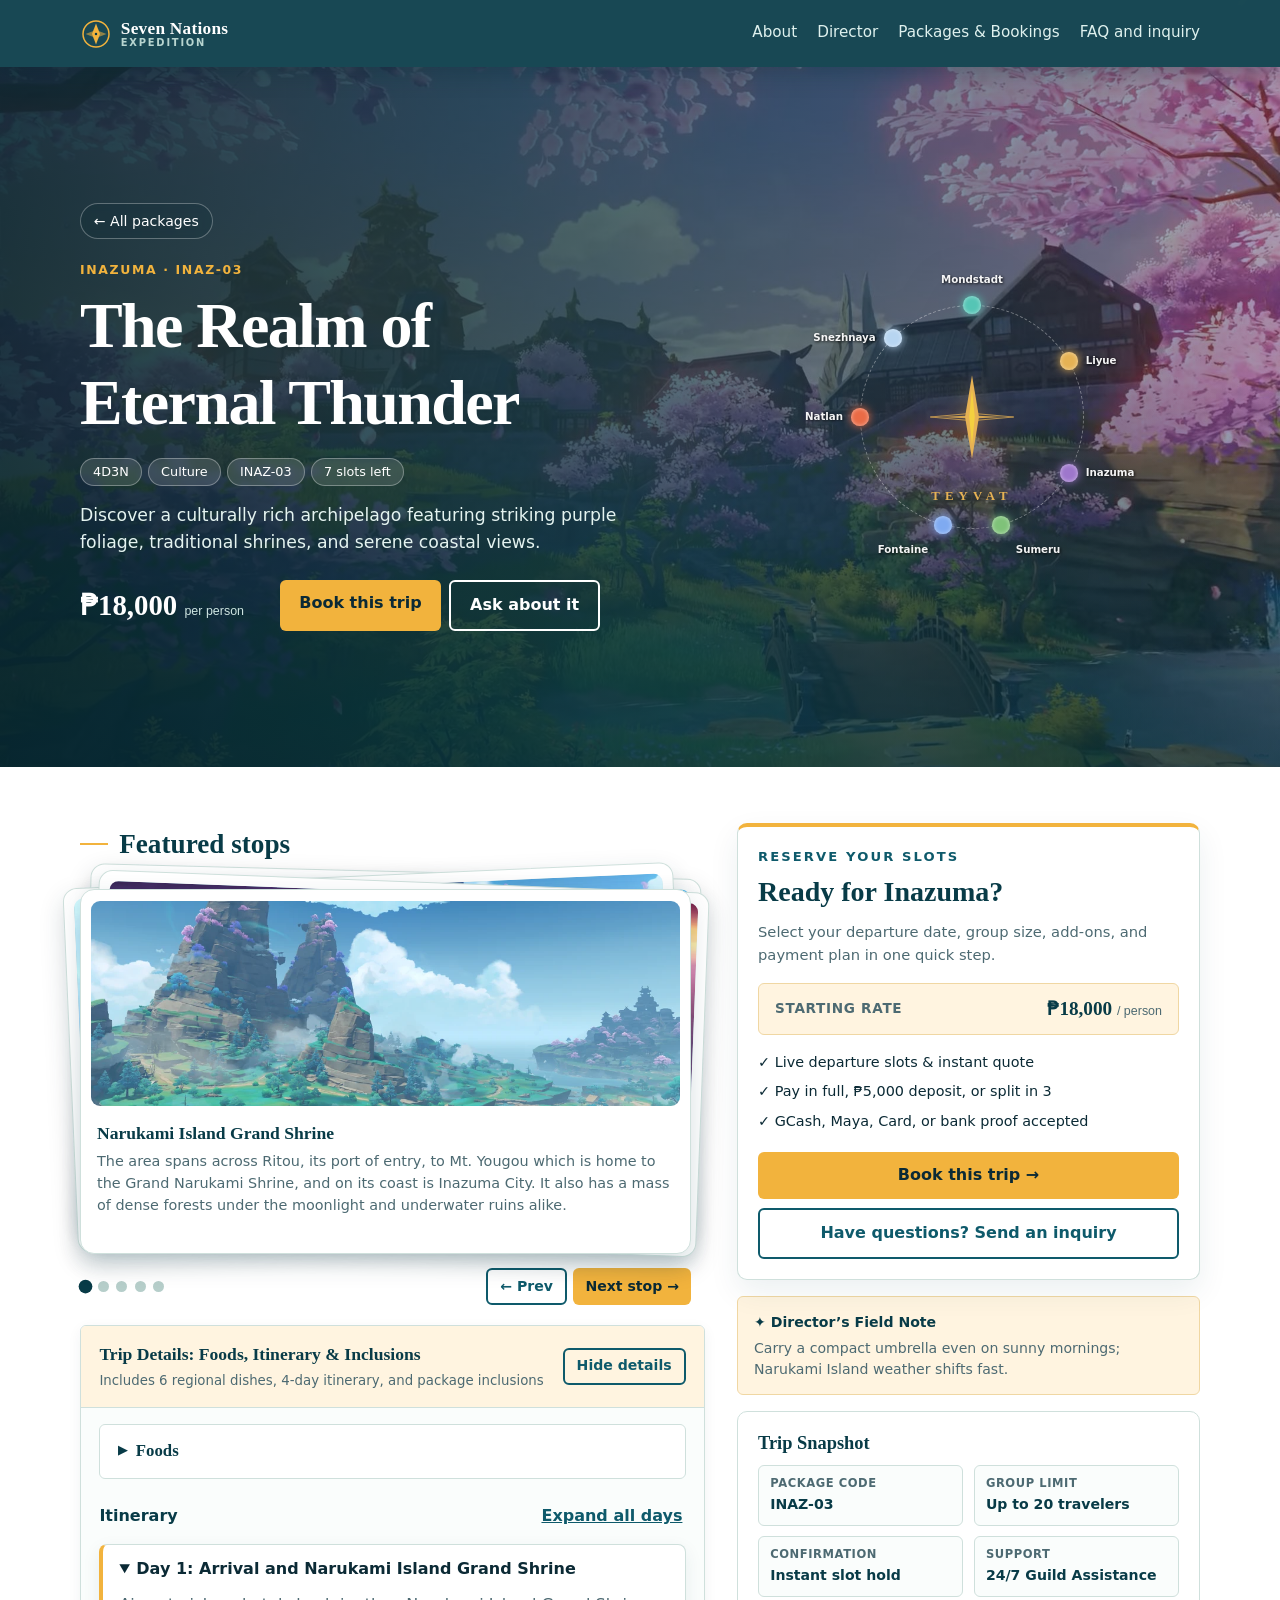
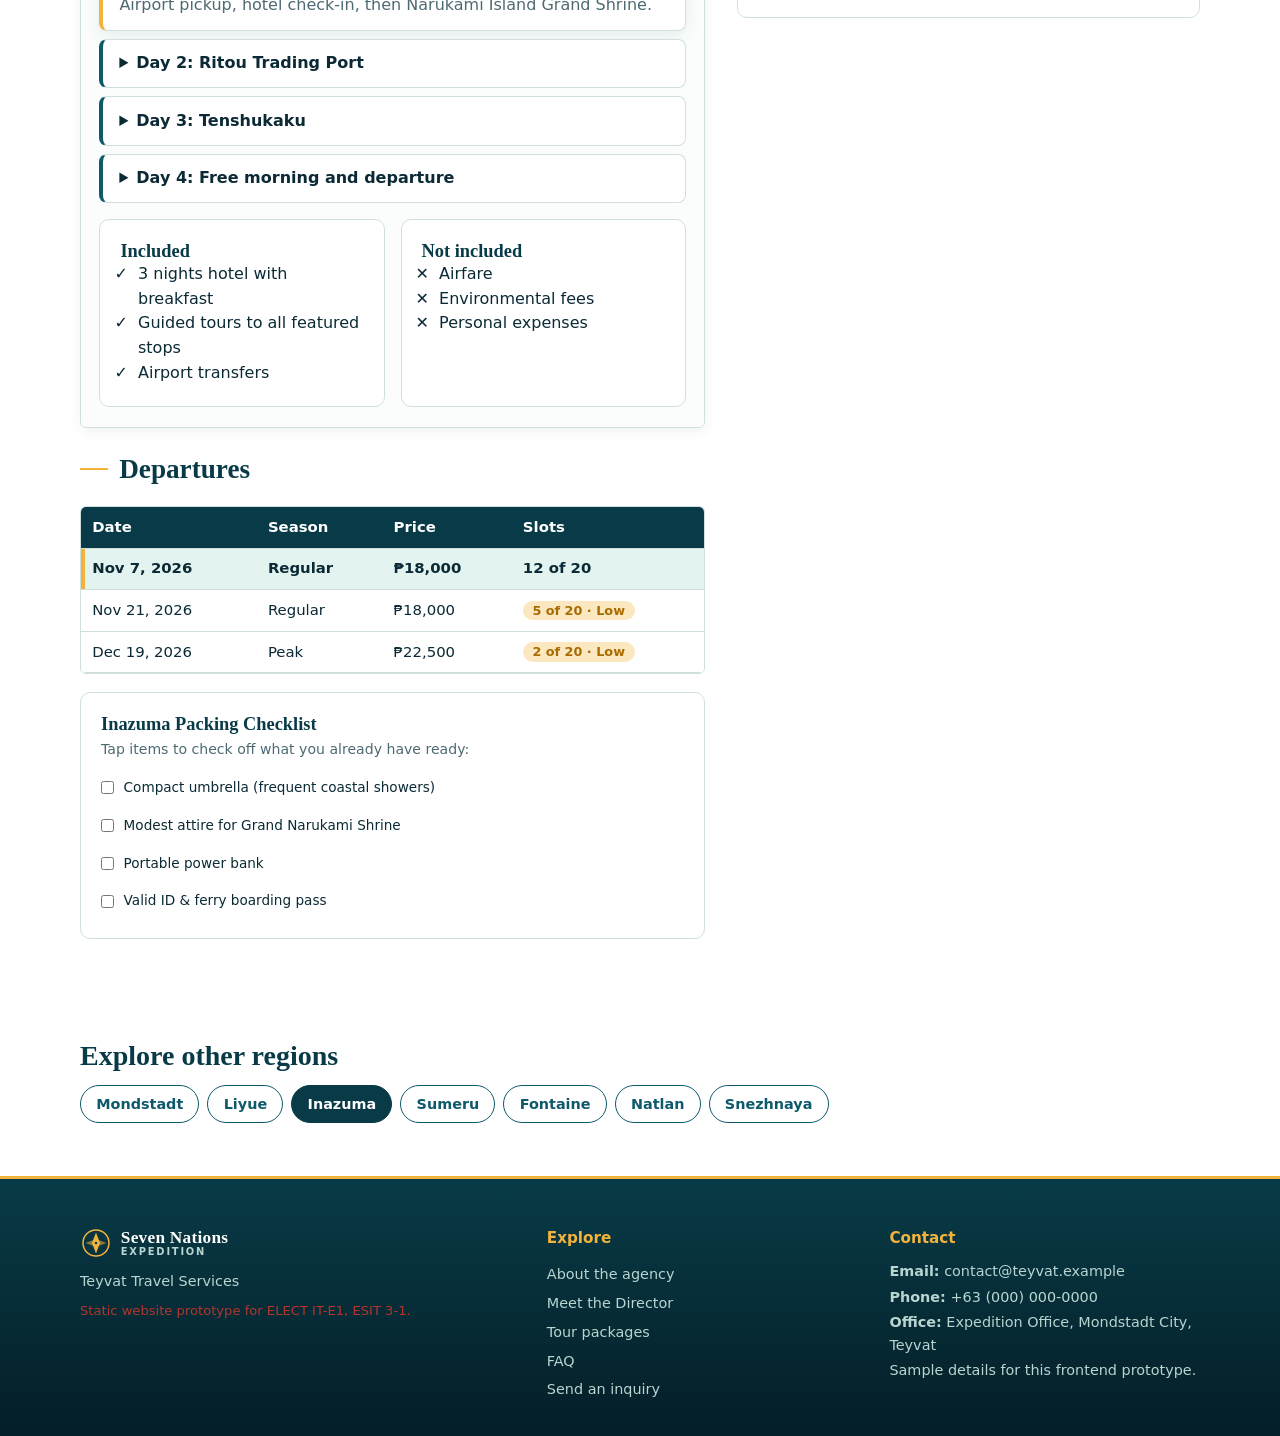
<file: html/inazuma.html>
<!DOCTYPE html>
<html lang="en">
<head>
<meta charset="utf-8">
<meta name="viewport" content="width=device-width, initial-scale=1, viewport-fit=cover">
<meta name="theme-color" content="#083b47">
<title>Inazuma: The Realm of Eternal Thunder – Seven Nations Expedition</title>
<link rel="stylesheet" href="../css/style.css">
<script src="../js/main.js" defer></script>
</head>
<body class="region-page">

<!-- ======================================================= 1. HEADER -->
<header class="top"><div class="wrap">
  <a class="brand" href="index.html" aria-label="Seven Nations Expedition home"><svg class="brand-mark" viewBox="0 0 32 32" aria-hidden="true" focusable="false"><circle cx="16" cy="16" r="13" fill="none" stroke="currentColor" stroke-width="1.5"/><path d="M16 5.5 20 16l-4 10.5L12 16 16 5.5Z" fill="currentColor"/><path d="M5.5 16 16 12l10.5 4L16 20 5.5 16Z" fill="currentColor" opacity=".55"/><circle cx="16" cy="16" r="2" fill="#083b47" stroke="currentColor" stroke-width="1.5"/></svg><span class="brand-copy"><span>Seven Nations</span><small>Expedition</small></span></a>
  <input type="checkbox" id="menu" class="toggle" aria-label="Toggle menu"><label for="menu" class="menu-btn" aria-label="Toggle menu"><span class="sr-only">Toggle menu</span></label>
  <nav id="nav" aria-label="Main">
    <a href="index.html#about">About</a>
    <a href="index.html#director">Director</a>
    <a href="index.html#packages">Packages &amp; Bookings</a>
    <a href="index.html#faq">FAQ and inquiry</a>
  </nav>
</div></header>

<main>

<!-- ======================================================= 2. REGION HERO + THEME MUSIC -->
<div class="region-hero" style="--hero:url('../image/inazuma-12.jpg')"><div class="wrap">
  <div class="region-hero-intro">
    <a class="back" href="index.html#packages">← All packages</a>
    <p class="eyebrow">Inazuma · INAZ-03</p>
    <h1>The Realm of Eternal Thunder</h1>
    <div class="tags"><span class="tag">4D3N</span><span class="tag">Culture</span><span class="tag">INAZ-03</span><span class="tag">7 slots left</span></div>
    <p class="lead">Discover a culturally rich archipelago featuring striking purple foliage, traditional shrines, and serene coastal views.</p>
    <div class="hero-row">
      <div class="price">₱18,000 <small>per person</small></div>
      <div class="actions"><a class="btn" href="#book">Book this trip</a><a class="btn alt light" href="index.html#inquiry">Ask about it</a></div>
    </div>
  </div>

    <nav class="hero-compass" aria-label="Explore Teyvat regions">
      <span class="compass-orbit" aria-hidden="true"></span>
      <span class="compass-name" aria-hidden="true">TEYVAT</span>
      <a class="compass-node compass-mondstadt" href="mondstadt.html" aria-label="Explore Mondstadt"><span class="compass-dot"></span><span class="compass-label">Mondstadt</span></a>
      <a class="compass-node compass-liyue" href="liyue.html" aria-label="Explore Liyue"><span class="compass-dot"></span><span class="compass-label">Liyue</span></a>
      <a class="compass-node compass-inazuma" href="inazuma.html" aria-current="page" aria-label="Explore Inazuma"><span class="compass-dot"></span><span class="compass-label">Inazuma</span></a>
      <a class="compass-node compass-sumeru" href="sumeru.html" aria-label="Explore Sumeru"><span class="compass-dot"></span><span class="compass-label">Sumeru</span></a>
      <a class="compass-node compass-fontaine" href="fontaine.html" aria-label="Explore Fontaine"><span class="compass-dot"></span><span class="compass-label">Fontaine</span></a>
      <a class="compass-node compass-natlan" href="natlan.html" aria-label="Explore Natlan"><span class="compass-dot"></span><span class="compass-label">Natlan</span></a>
      <a class="compass-node compass-snezhnaya" href="snezhnaya.html" aria-label="Explore Snezhnaya"><span class="compass-dot"></span><span class="compass-label">Snezhnaya</span></a>
      <span class="compass-needle" aria-hidden="true">
        <svg viewBox="0 0 200 200" xmlns="http://www.w3.org/2000/svg">
          <polygon points="10,100 100,92 190,100 100,108" fill="none" stroke="#E6B254" stroke-width="2" opacity=".8"/>
          <polygon points="30,100 100,97 170,100 100,103" fill="#E6B254" opacity=".9"/>
          <polygon points="100,20 104,100 100,180 96,100" fill="#FFEAA7" opacity=".7"/>
          <polygon points="100,10 115,100 100,190 85,100" fill="#E6B254"/>
          <polygon points="100,40 106,100 100,160 94,100" fill="#F4D03F"/>
        </svg>
      </span>
    </nav>
</div></div>

<!-- ======================================================= 3. TRIP DETAILS + BOOKING -->
<section><div class="wrap two">
  <div class="content">
    
      
      
      
      <h4>Featured stops</h4>
      <ul class="spots">
        <li class="spot"><div class="ph" style="--img:url('../image/inazuma-1.jpg')" role="img" aria-label="Narukami Island Grand Shrine"></div><div class="cap"><h4>Narukami Island Grand Shrine</h4><p>The area spans across Ritou, its port of entry, to Mt. Yougou which is home to the Grand Narukami Shrine, and on its coast is Inazuma City. It also has a mass of dense forests under the moonlight and underwater ruins alike.</p></div></li>
        <li class="spot"><div class="ph" style="--img:url('../image/inazuma-2.jpg')" role="img" aria-label="Amakumo Peak"></div><div class="cap"><h4>Amakumo Peak</h4><p>A subarea located in Seirai Island, Inazuma. Long ago, Kanna Kapatcir was slain here, while the power of its lingering hatred and regret was suppressed by wards maintained by the Asase Shrine. During the Seirai Rebellion around 500 years ago, Asase Hibiki unsealed the wards, causing the Thunder Manifestation to appear and devastate the area with a massive Electro storm.</p></div></li>
        <li class="spot"><div class="ph" style="--img:url('../image/inazuma-3.jpg')" role="img" aria-label="Tenshukaku"></div><div class="cap"><h4>Tenshukaku</h4><p>a quest-exclusive point of interest and an instance located in Inazuma City, Narukami Island, Inazuma. It is where the Raiden Shogun resides. Tenshukaku was built during the Archon War and is one of the three parts that make up Inazuma City, the other two being Hanamizaka and Tenryou. The Tenryou Commission Headquarters are also located inside Tenshukaku.</p></div></li>
        <li class="spot"><div class="ph" style="--img:url('../image/inazuma-4.jpg')" role="img" aria-label="Sangonomiya Shrine"></div><div class="cap"><h4>Sangonomiya Shrine</h4><p>A subarea located in Watatsumi Island, Inazuma. Sangonomiya Shrine is the base for the resistance army led by Sangonomiya Kokomi, that opposes the Raiden Shogun's Vision Hunt Decree. The current shrine is not the original shrine of the island — it was built after Orobashi died from the Raiden Shogun's attack.</p></div></li>
        <li class="spot"><div class="ph" style="--img:url('../image/inazuma-5.jpg')" role="img" aria-label="Musoujin Gorge"></div><div class="cap"><h4>Musoujin Gorge</h4><p>The eastern part of Yashiori Island, Inazuma. It was formed during a battle between the Raiden Shogun and Orobashi. The Raiden Shogun performed Musou no Hitotachi, her divine judgement, and cleaved both the serpent and the island. The Tatarigami have emerged from the serpent's remains.</p></div></li>
      </ul>
      <details class="morephotos"><summary>Foods</summary><div class="thumbs"><figure class="food-item"><span class="th" aria-hidden="true" style="--img:url('../image/inazuma-6.jpg')"></span><figcaption>Tonkotsu Ramen</figcaption></figure><figure class="food-item"><span class="th" aria-hidden="true" style="--img:url('../image/inazuma-7.jpg')"></span><figcaption>Sakura Tempura</figcaption></figure><figure class="food-item"><span class="th" aria-hidden="true" style="--img:url('../image/inazuma-8.jpg')"></span><figcaption>Invigorating Kitty Meal</figcaption></figure><figure class="food-item"><span class="th" aria-hidden="true" style="--img:url('../image/inazuma-9.jpg')"></span><figcaption>Sashimi Platter</figcaption></figure><figure class="food-item"><span class="th" aria-hidden="true" style="--img:url('../image/inazuma-10.jpg')"></span><figcaption>Dango Milk</figcaption></figure><figure class="food-item"><span class="th" aria-hidden="true" style="--img:url('../image/inazuma-11.jpg')"></span><figcaption>Tricolor Dango</figcaption></figure></div></details>
      <h4>Itinerary</h4>
      <details open=""><summary>Day 1: Arrival and Narukami Island Grand Shrine</summary><p>Airport pickup, hotel check-in, then Narukami Island Grand Shrine.</p></details>
      <details><summary>Day 2: Ritou Trading Port</summary><p>Guided visit to Ritou Trading Port with lunch.</p></details>
      <details><summary>Day 3: Tenshukaku</summary><p>Guided visit to Tenshukaku.</p></details>
      <details><summary>Day 4: Free morning and departure</summary><p>Souvenir shopping, then airport drop-off.</p></details>
      <div class="inc">
        <div class="card"><h3>Included</h3><ul class="list yes"><li>3 nights hotel with breakfast</li><li>Guided tours to all featured stops</li><li>Airport transfers</li></ul></div>
        <div class="card"><h3>Not included</h3><ul class="list no"><li>Airfare</li><li>Environmental fees</li><li>Personal expenses</li></ul></div>
      </div>
      <h4>Departures</h4>
      <div class="scroll"><table><thead><tr><th>Date</th><th>Season</th><th>Price</th><th>Slots</th></tr></thead><tbody><tr><td>Nov 7, 2026</td><td>Regular</td><td>₱18,000</td><td>12 of 20</td></tr><tr><td>Nov 21, 2026</td><td>Regular</td><td>₱18,000</td><td>5 of 20</td></tr><tr><td>Dec 19, 2026</td><td>Peak</td><td>₱22,500</td><td>2 of 20</td></tr></tbody></table></div>
    
  </div>
  <aside class="card" id="book" aria-labelledby="bk">
    <h2 id="bk">Book this trip</h2>
    <form id="bookForm" action="#book">
      <label for="pk">Package</label>
      <select id="pk"><option value="mond">Mondstadt – The City of Freedom Expedition (₱12,500)</option><option value="liyue">Liyue – The Harbor of Stone and Commerce (₱15,000)</option><option value="inazuma" selected>Inazuma – The Realm of Eternal Thunder (₱18,000)</option><option value="sumeru">Sumeru – The City of Wisdom &amp; Rainforest Retreat (₱14,000)</option><option value="fontaine">Fontaine – The Capital of Justice, Steam, and Aquanics (₱20,000)</option><option value="natlan">Natlan – The Land of Ash, Hot Springs, and Valor (₱16,500)</option><option value="snezhnaya">Snezhnaya – The Eternal White Tundra (₱22,000)</option></select>

      <div class="f2 mt">
        <div><label for="dep">Departure date</label><select id="dep"><option value="Nov 7, 2026">Nov 7, 2026</option><option value="Nov 21, 2026">Nov 21, 2026</option><option value="Dec 19, 2026">Dec 19, 2026 (peak)</option></select></div>
        <div><label for="tier">Package tier</label>
          <select id="tier">
            <option value="0">Standard</option>
            <option value="1800">Comfort (+₱1,800)</option>
            <option value="3500">Premium (+₱3,500)</option>
          </select></div>
      </div>

      <div class="f3">
        <div><label for="ad">Adults</label>
          <input id="ad" type="number" inputmode="numeric" min="1" value="2"></div>
        <div><label for="ch">Children</label>
          <input id="ch" type="number" inputmode="numeric" min="0" value="1"></div>
        <div><label for="in">Infants</label>
          <input id="in" type="number" inputmode="numeric" min="0" value="0"></div>
      </div>

      <label>Add-ons</label>
      <div class="check"><input type="checkbox" id="a1" data-price="600"><label for="a1">Airport transfers (₱600)</label></div>
      <div class="check"><input type="checkbox" id="a2" data-price="1900"><label for="a2">Extra night stay (₱1,900)</label></div>
      <div class="check"><input type="checkbox" id="a3" data-price="1500"><label for="a3">Single-occupancy supplement (₱1,500)</label></div>

      <div class="sum">
        <h3>Price summary (example: Mondstadt, 2 adults + 1 child)</h3>
        <div class="row"><span>2 adults × ₱12,500</span><span>₱25,000</span></div>
        <div class="row"><span>1 child × ₱9,375</span><span>₱9,375</span></div>
        <div class="row"><span>Add-ons</span><span>₱0</span></div>
        <div class="row tot"><span>Total</span><span>₱34,375</span></div>
      </div>

      <h3 class="mt">Guest details</h3>
      <div class="f2">
        <div><label for="gn">Full name (as on ID)</label><input id="gn" autocomplete="name"></div>
        <div><label for="pp">ID or passport number</label><input id="pp"></div>
      </div>
      <div class="f2">
        <div><label for="ec">Emergency contact name</label><input id="ec"></div>
        <div><label for="ep">Emergency contact number</label><input id="ep" type="tel" inputmode="tel"></div>
      </div>
      <label for="diet">Dietary restrictions</label>
      <textarea id="diet" rows="2"></textarea>

      <h3 class="mt">Payment</h3>
      <div class="pay">
        <label><input type="radio" name="plan" value="full" checked> Pay in full</label>
        <label><input type="radio" name="plan" value="deposit"> ₱5,000 deposit</label>
        <label><input type="radio" name="plan" value="split"> Split in 3</label>
      </div>
      <div class="pay">
        <label><input type="radio" name="m" value="gcash" checked> GCash</label>
        <label><input type="radio" name="m" value="maya"> Maya</label>
        <label><input type="radio" name="m" value="card"> Card</label>
        <label><input type="radio" name="m" value="proof"> Upload proof</label>
      </div>
      <label for="proof">Proof of payment (if paying manually)</label>
      <input id="proof" type="file" accept="image/*,.pdf">

      <button class="btn block mt" type="submit">Reserve and pay</button>
      <p class="notice sm">Prototype: this form does not save reservations.</p>
    </form>
  </aside>
</div></section>

<!-- ======================================================= 4. OTHER REGIONS -->
<section id="regions"><div class="wrap">
  <h2>Explore other regions</h2>
  <nav class="chips" aria-label="Regions">
      <a class="chip" href="mondstadt.html">Mondstadt</a>
      <a class="chip" href="liyue.html">Liyue</a>
      <a class="chip" aria-current="page" href="inazuma.html">Inazuma</a>
      <a class="chip" href="sumeru.html">Sumeru</a>
      <a class="chip" href="fontaine.html">Fontaine</a>
      <a class="chip" href="natlan.html">Natlan</a>
      <a class="chip" href="snezhnaya.html">Snezhnaya</a>
  </nav>
</div></section>
</main>

<!-- ======================================================= 5. FOOTER -->
<footer class="sitefoot"><div class="wrap footgrid">
  <div>
    <h3 class="footer-brand"><svg class="brand-mark" viewBox="0 0 32 32" aria-hidden="true" focusable="false"><circle cx="16" cy="16" r="13" fill="none" stroke="currentColor" stroke-width="1.5"/><path d="M16 5.5 20 16l-4 10.5L12 16 16 5.5Z" fill="currentColor"/><path d="M5.5 16 16 12l10.5 4L16 20 5.5 16Z" fill="currentColor" opacity=".55"/><circle cx="16" cy="16" r="2" fill="#083b47" stroke="currentColor" stroke-width="1.5"/></svg><span class="brand-copy"><span>Seven Nations</span><small>Expedition</small></span></h3>
    <p>Teyvat Travel Services</p>
    <p class="notice sm">Static website prototype for ELECT IT-E1, ESIT 3-1.</p>
  </div>
  <div>
    <h4>Explore</h4>
    <a href="index.html#about">About the agency</a>
    <a href="index.html#director">Meet the Director</a>
    <a href="index.html#packages">Tour packages</a>
    <a href="index.html#faq">FAQ</a>
    <a href="index.html#inquiry">Send an inquiry</a>
  </div>
  <div>
    <h4>Contact</h4>
    <p><b>Email:</b> contact@teyvat.example</p>
    <p><b>Phone:</b> +63 (000) 000-0000</p>
    <p><b>Office:</b> Expedition Office, Mondstadt City, Teyvat</p>
    <p class="contact-note">Sample details for this frontend prototype.</p>
  </div>
</div></footer>

<!-- ======================================================= 6. MOBILE HELPERS -->
<nav class="dock" aria-label="Quick actions">
  <a href="index.html">Home</a>
  <a href="#book">Book</a>
  <a href="#regions">Regions</a>
  <a href="index.html#inquiry">Inquire</a>
</nav>
<a class="totop" href="#" aria-label="Back to top">↑</a>
</body>
</html>
</file>
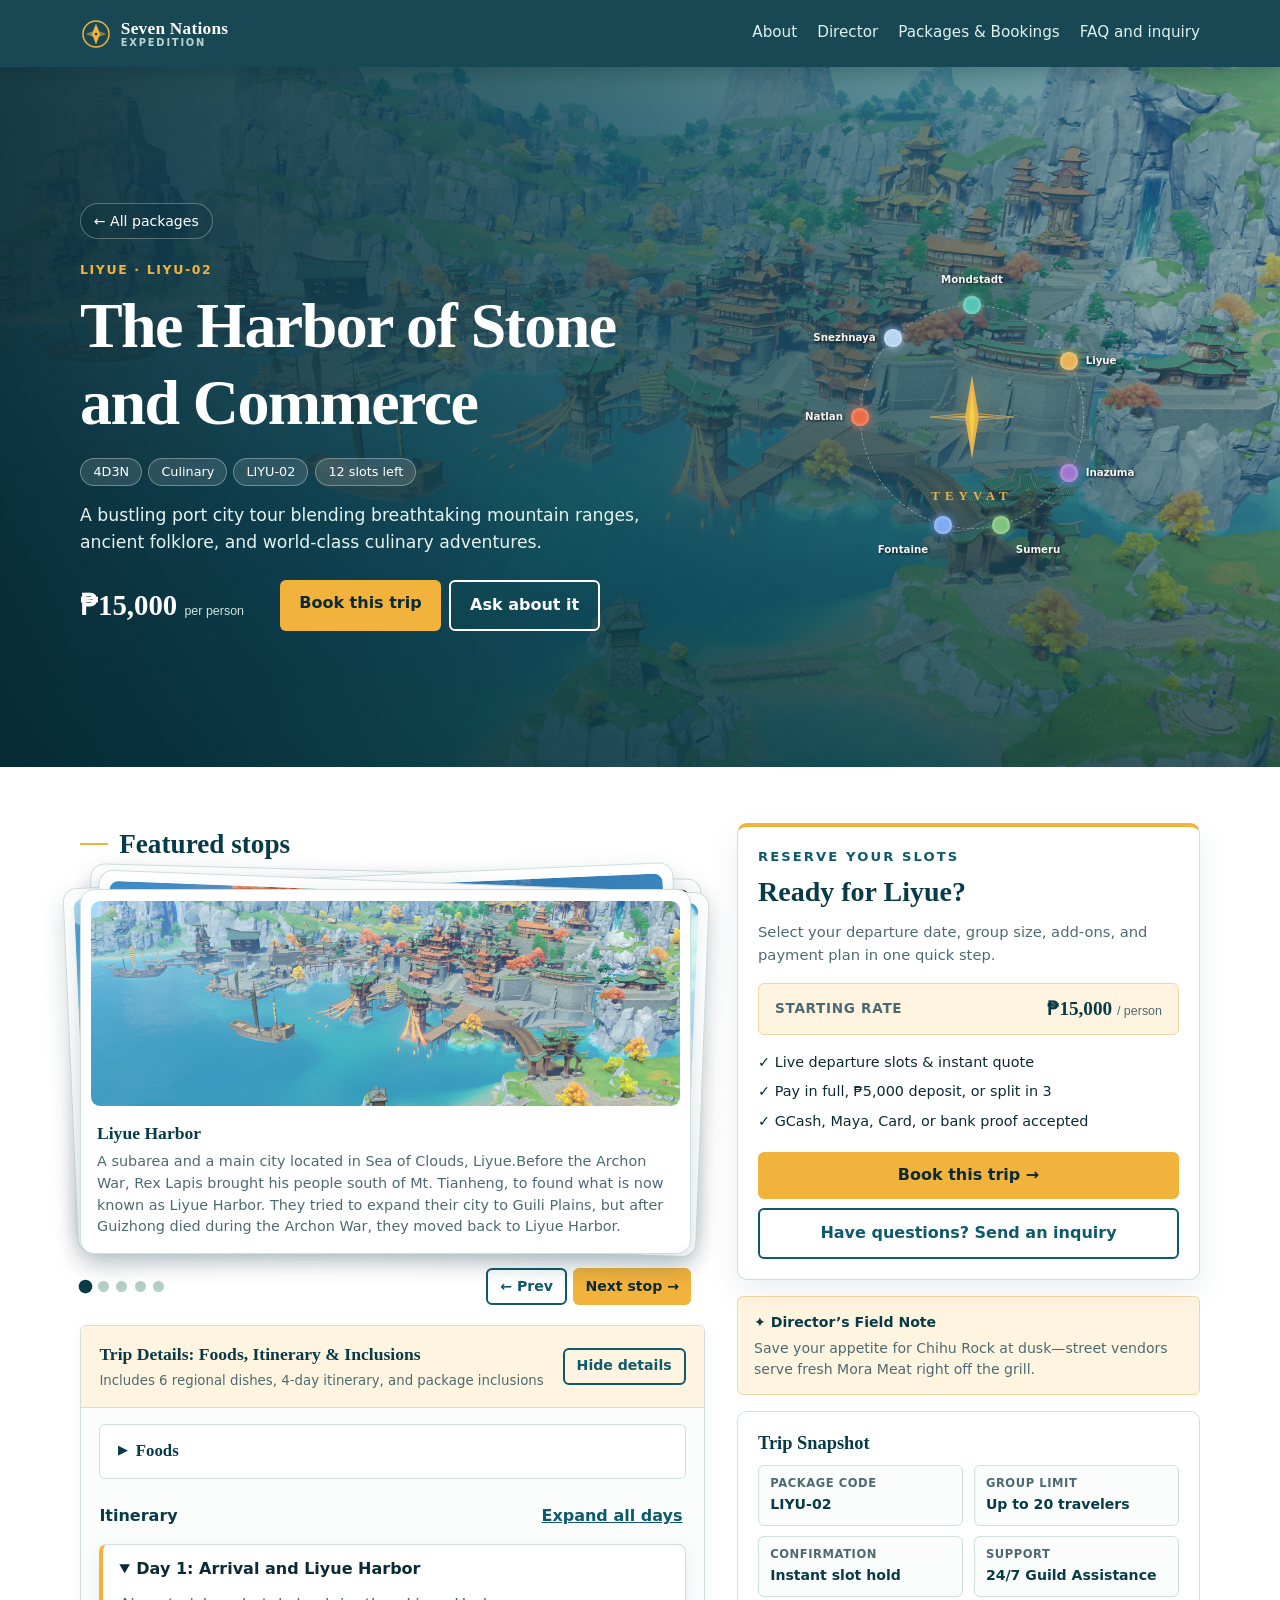
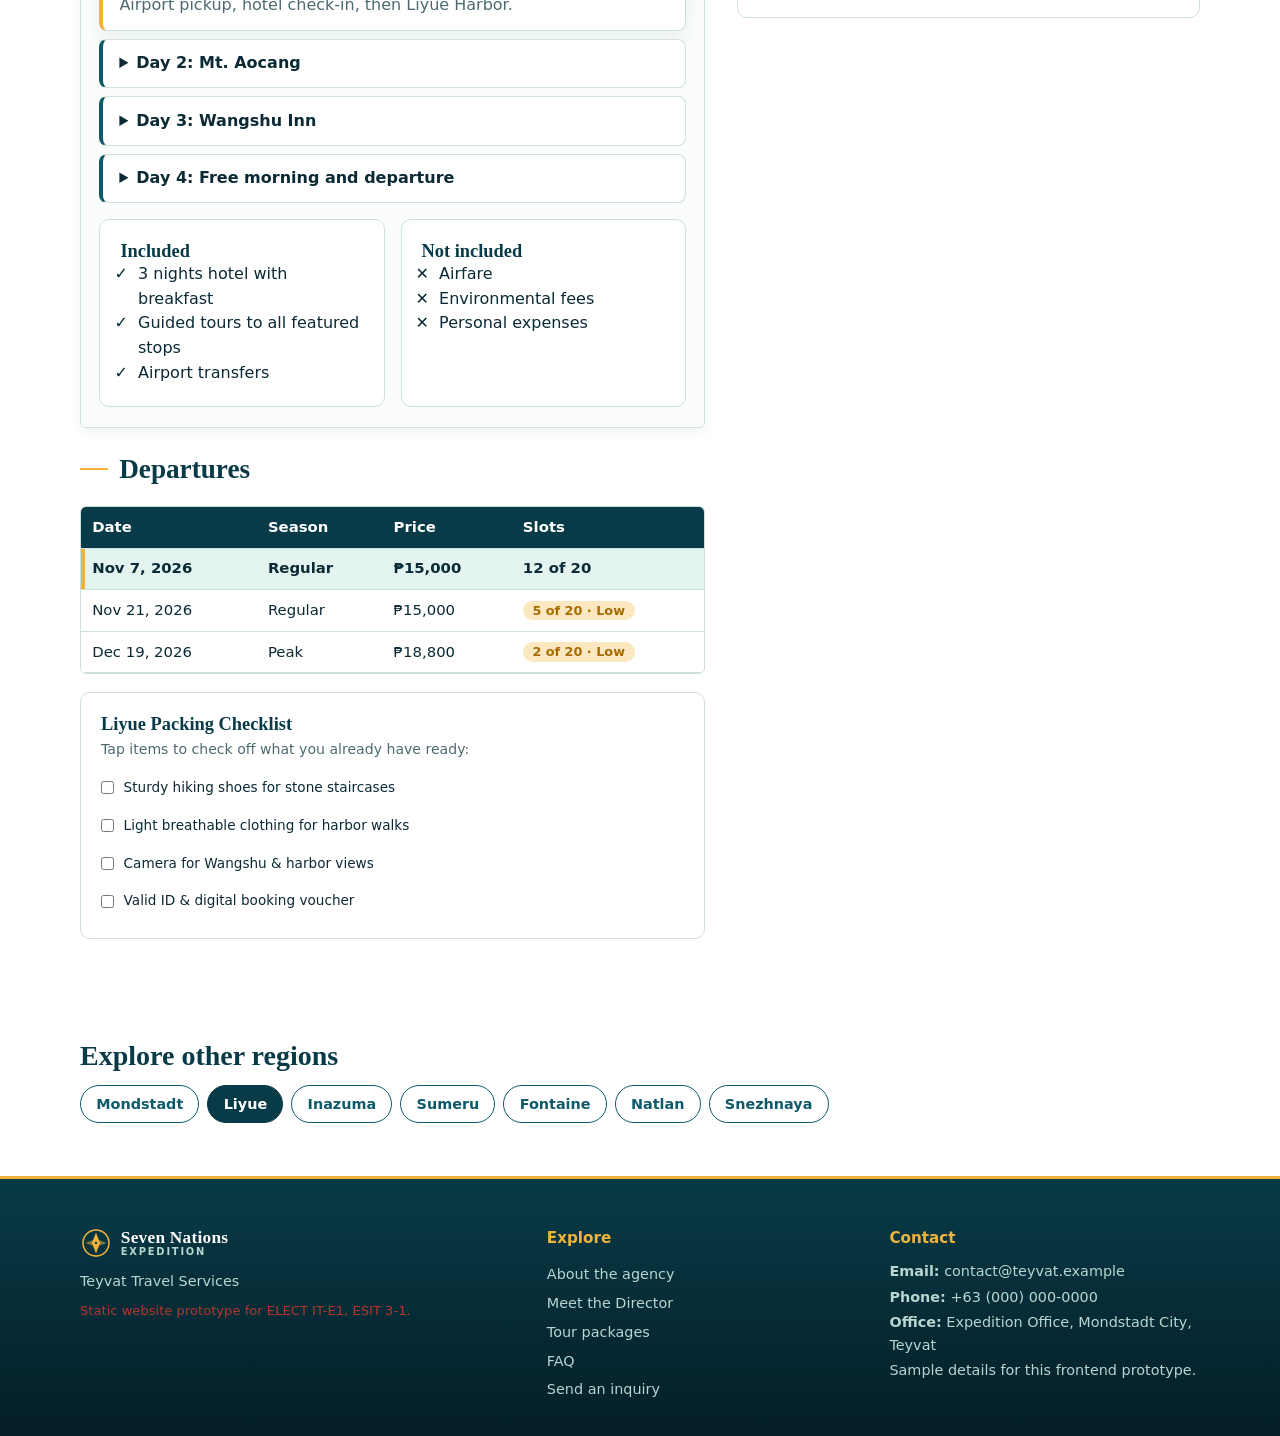
<file: html/liyue.html>
<!DOCTYPE html>
<html lang="en">
<head>
<meta charset="utf-8">
<meta name="viewport" content="width=device-width, initial-scale=1, viewport-fit=cover">
<meta name="theme-color" content="#083b47">
<title>Liyue: The Harbor of Stone and Commerce – Seven Nations Expedition</title>
<link rel="stylesheet" href="../css/style.css">
<script src="../js/main.js" defer></script>
</head>
<body class="region-page">

<!-- ======================================================= 1. HEADER -->
<header class="top"><div class="wrap">
  <a class="brand" href="index.html" aria-label="Seven Nations Expedition home"><svg class="brand-mark" viewBox="0 0 32 32" aria-hidden="true" focusable="false"><circle cx="16" cy="16" r="13" fill="none" stroke="currentColor" stroke-width="1.5"/><path d="M16 5.5 20 16l-4 10.5L12 16 16 5.5Z" fill="currentColor"/><path d="M5.5 16 16 12l10.5 4L16 20 5.5 16Z" fill="currentColor" opacity=".55"/><circle cx="16" cy="16" r="2" fill="#083b47" stroke="currentColor" stroke-width="1.5"/></svg><span class="brand-copy"><span>Seven Nations</span><small>Expedition</small></span></a>
  <input type="checkbox" id="menu" class="toggle" aria-label="Toggle menu"><label for="menu" class="menu-btn" aria-label="Toggle menu"><span class="sr-only">Toggle menu</span></label>
  <nav id="nav" aria-label="Main">
    <a href="index.html#about">About</a>
    <a href="index.html#director">Director</a>
    <a href="index.html#packages">Packages &amp; Bookings</a>
    <a href="index.html#faq">FAQ and inquiry</a>
  </nav>
</div></header>

<main>

<!-- ======================================================= 2. REGION HERO + THEME MUSIC -->
<div class="region-hero" style="--hero:url('../image/hsc.jpg')"><div class="wrap">
  <div class="region-hero-intro">
    <a class="back" href="index.html#packages">← All packages</a>
    <p class="eyebrow">Liyue · LIYU-02</p>
    <h1>The Harbor of Stone and Commerce</h1>
    <div class="tags"><span class="tag">4D3N</span><span class="tag">Culinary</span><span class="tag">LIYU-02</span><span class="tag">12 slots left</span></div>
    <p class="lead">A bustling port city tour blending breathtaking mountain ranges, ancient folklore, and world-class culinary adventures.</p>
    <div class="hero-row">
      <div class="price">₱15,000 <small>per person</small></div>
      <div class="actions"><a class="btn" href="#book">Book this trip</a><a class="btn alt light" href="index.html#inquiry">Ask about it</a></div>
    </div>
  </div>

    <nav class="hero-compass" aria-label="Explore Teyvat regions">
      <span class="compass-orbit" aria-hidden="true"></span>
      <span class="compass-name" aria-hidden="true">TEYVAT</span>
      <a class="compass-node compass-mondstadt" href="mondstadt.html" aria-label="Explore Mondstadt"><span class="compass-dot"></span><span class="compass-label">Mondstadt</span></a>
      <a class="compass-node compass-liyue" href="liyue.html" aria-current="page" aria-label="Explore Liyue"><span class="compass-dot"></span><span class="compass-label">Liyue</span></a>
      <a class="compass-node compass-inazuma" href="inazuma.html" aria-label="Explore Inazuma"><span class="compass-dot"></span><span class="compass-label">Inazuma</span></a>
      <a class="compass-node compass-sumeru" href="sumeru.html" aria-label="Explore Sumeru"><span class="compass-dot"></span><span class="compass-label">Sumeru</span></a>
      <a class="compass-node compass-fontaine" href="fontaine.html" aria-label="Explore Fontaine"><span class="compass-dot"></span><span class="compass-label">Fontaine</span></a>
      <a class="compass-node compass-natlan" href="natlan.html" aria-label="Explore Natlan"><span class="compass-dot"></span><span class="compass-label">Natlan</span></a>
      <a class="compass-node compass-snezhnaya" href="snezhnaya.html" aria-label="Explore Snezhnaya"><span class="compass-dot"></span><span class="compass-label">Snezhnaya</span></a>
      <span class="compass-needle" aria-hidden="true">
        <svg viewBox="0 0 200 200" xmlns="http://www.w3.org/2000/svg">
          <polygon points="10,100 100,92 190,100 100,108" fill="none" stroke="#E6B254" stroke-width="2" opacity=".8"/>
          <polygon points="30,100 100,97 170,100 100,103" fill="#E6B254" opacity=".9"/>
          <polygon points="100,20 104,100 100,180 96,100" fill="#FFEAA7" opacity=".7"/>
          <polygon points="100,10 115,100 100,190 85,100" fill="#E6B254"/>
          <polygon points="100,40 106,100 100,160 94,100" fill="#F4D03F"/>
        </svg>
      </span>
    </nav>
</div></div>

<!-- ======================================================= 3. TRIP DETAILS + BOOKING -->
<section><div class="wrap two">
  <div class="content">
    
      
      
      
      <h4>Featured stops</h4>
      <ul class="spots">
        <li class="spot"><div class="ph" style="--img:url('../image/liyue-1.jpg')" role="img" aria-label="Liyue Harbor"></div><div class="cap"><h4>Liyue Harbor</h4><p>A subarea and a main city located in Sea of Clouds, Liyue.Before the Archon War, Rex Lapis brought his people south of Mt. Tianheng, to found what is now known as Liyue Harbor. They tried to expand their city to Guili Plains, but after Guizhong died during the Archon War, they moved back to Liyue Harbor.</p></div></li>
        <li class="spot"><div class="ph" style="--img:url('../image/liyue-2.jpg')" role="img" aria-label="Mt. Aocang"></div><div class="cap"><h4>Mt. Aocang</h4><p>A subarea located in Minlin, Liyue.It was the domain of the adeptus Cloud Retainer while she lived in isolation, following the Archon War and until the events of A Thousand Moonlit Miles.</p></div></li>
        <li class="spot"><div class="ph" style="--img:url('../image/liyue-3.jpg')" role="img" aria-label="Wangshu Inn"></div><div class="cap"><h4>Wangshu Inn</h4><p>A subarea located in Bishui Plain, Liyue.Built tall to provide visibility and is a strategic location that must be defended.</p></div></li>
        <li class="spot"><div class="ph" style="--img:url('../image/liyue-4.jpg')" role="img" aria-label="Feiyun Slope"></div><div class="cap"><h4>Feiyun Slope</h4><p>A point of interest located in Liyue Harbor, Sea of Clouds, Liyue.It is Liyue Harbor's prosperous merchant district, and is the entrance to the city when coming from the main road to the north. It is centrally located between the two other districts of the Harbor: Chihu Rock to the southeast and Yujing Terrace to the west.</p></div></li>
        <li class="spot"><div class="ph" style="--img:url('../image/liyue-5.jpg')" role="img" aria-label="Chihu Rock"></div><div class="cap"><h4>Chihu Rock</h4><p>It is Liyue Harbor's lower-class district, located on an island to the southeast of the rest of the city. It is connected via bridges to Feiyun Slope to the north and Mt. Tianheng to the west.</p></div></li>
      </ul>
      <details class="morephotos"><summary>Foods</summary><div class="thumbs"><figure class="food-item"><span class="th" aria-hidden="true" style="--img:url('../image/liyue-6.jpg')"></span><figcaption>Jueyun Guoba</figcaption></figure><figure class="food-item"><span class="th" aria-hidden="true" style="--img:url('../image/liyue-7.jpg')"></span><figcaption>Almond Tofu</figcaption></figure><figure class="food-item"><span class="th" aria-hidden="true" style="--img:url('../image/liyue-8.jpg')"></span><figcaption>Adeptus' Temptation</figcaption></figure><figure class="food-item"><span class="th" aria-hidden="true" style="--img:url('../image/liyue-9.jpg')"></span><figcaption>Triple-Layered Consommé</figcaption></figure><figure class="food-item"><span class="th" aria-hidden="true" style="--img:url('../image/liyue-10.jpg')"></span><figcaption>Universal Peace</figcaption></figure><figure class="food-item"><span class="th" aria-hidden="true" style="--img:url('../image/liyue-11.jpg')"></span><figcaption>Golden Shrimp Balls</figcaption></figure></div></details>
      <h4>Itinerary</h4>
      <details open=""><summary>Day 1: Arrival and Liyue Harbor</summary><p>Airport pickup, hotel check-in, then Liyue Harbor.</p></details>
      <details><summary>Day 2: Mt. Aocang</summary><p>Guided visit to Mt. Aocang with lunch.</p></details>
      <details><summary>Day 3: Wangshu Inn</summary><p>Guided visit to Wangshu Inn.</p></details>
      <details><summary>Day 4: Free morning and departure</summary><p>Souvenir shopping, then airport drop-off.</p></details>
      <div class="inc">
        <div class="card"><h3>Included</h3><ul class="list yes"><li>3 nights hotel with breakfast</li><li>Guided tours to all featured stops</li><li>Airport transfers</li></ul></div>
        <div class="card"><h3>Not included</h3><ul class="list no"><li>Airfare</li><li>Environmental fees</li><li>Personal expenses</li></ul></div>
      </div>
      <h4>Departures</h4>
      <div class="scroll"><table><thead><tr><th>Date</th><th>Season</th><th>Price</th><th>Slots</th></tr></thead><tbody><tr><td>Nov 7, 2026</td><td>Regular</td><td>₱15,000</td><td>12 of 20</td></tr><tr><td>Nov 21, 2026</td><td>Regular</td><td>₱15,000</td><td>5 of 20</td></tr><tr><td>Dec 19, 2026</td><td>Peak</td><td>₱18,800</td><td>2 of 20</td></tr></tbody></table></div>
    
  </div>
  <aside class="card" id="book" aria-labelledby="bk">
    <h2 id="bk">Book this trip</h2>
    <form id="bookForm" action="#book">
      <label for="pk">Package</label>
      <select id="pk"><option value="mond">Mondstadt – The City of Freedom Expedition (₱12,500)</option><option value="liyue" selected>Liyue – The Harbor of Stone and Commerce (₱15,000)</option><option value="inazuma">Inazuma – The Realm of Eternal Thunder (₱18,000)</option><option value="sumeru">Sumeru – The City of Wisdom &amp; Rainforest Retreat (₱14,000)</option><option value="fontaine">Fontaine – The Capital of Justice, Steam, and Aquanics (₱20,000)</option><option value="natlan">Natlan – The Land of Ash, Hot Springs, and Valor (₱16,500)</option><option value="snezhnaya">Snezhnaya – The Eternal White Tundra (₱22,000)</option></select>

      <div class="f2 mt">
        <div><label for="dep">Departure date</label><select id="dep"><option value="Nov 7, 2026">Nov 7, 2026</option><option value="Nov 21, 2026">Nov 21, 2026</option><option value="Dec 19, 2026">Dec 19, 2026 (peak)</option></select></div>
        <div><label for="tier">Package tier</label>
          <select id="tier">
            <option value="0">Standard</option>
            <option value="1800">Comfort (+₱1,800)</option>
            <option value="3500">Premium (+₱3,500)</option>
          </select></div>
      </div>

      <div class="f3">
        <div><label for="ad">Adults</label>
          <input id="ad" type="number" inputmode="numeric" min="1" value="2"></div>
        <div><label for="ch">Children</label>
          <input id="ch" type="number" inputmode="numeric" min="0" value="1"></div>
        <div><label for="in">Infants</label>
          <input id="in" type="number" inputmode="numeric" min="0" value="0"></div>
      </div>

      <label>Add-ons</label>
      <div class="check"><input type="checkbox" id="a1" data-price="600"><label for="a1">Airport transfers (₱600)</label></div>
      <div class="check"><input type="checkbox" id="a2" data-price="1900"><label for="a2">Extra night stay (₱1,900)</label></div>
      <div class="check"><input type="checkbox" id="a3" data-price="1500"><label for="a3">Single-occupancy supplement (₱1,500)</label></div>

      <div class="sum">
        <h3>Price summary (example: Mondstadt, 2 adults + 1 child)</h3>
        <div class="row"><span>2 adults × ₱12,500</span><span>₱25,000</span></div>
        <div class="row"><span>1 child × ₱9,375</span><span>₱9,375</span></div>
        <div class="row"><span>Add-ons</span><span>₱0</span></div>
        <div class="row tot"><span>Total</span><span>₱34,375</span></div>
      </div>

      <h3 class="mt">Guest details</h3>
      <div class="f2">
        <div><label for="gn">Full name (as on ID)</label><input id="gn" autocomplete="name"></div>
        <div><label for="pp">ID or passport number</label><input id="pp"></div>
      </div>
      <div class="f2">
        <div><label for="ec">Emergency contact name</label><input id="ec"></div>
        <div><label for="ep">Emergency contact number</label><input id="ep" type="tel" inputmode="tel"></div>
      </div>
      <label for="diet">Dietary restrictions</label>
      <textarea id="diet" rows="2"></textarea>

      <h3 class="mt">Payment</h3>
      <div class="pay">
        <label><input type="radio" name="plan" value="full" checked> Pay in full</label>
        <label><input type="radio" name="plan" value="deposit"> ₱5,000 deposit</label>
        <label><input type="radio" name="plan" value="split"> Split in 3</label>
      </div>
      <div class="pay">
        <label><input type="radio" name="m" value="gcash" checked> GCash</label>
        <label><input type="radio" name="m" value="maya"> Maya</label>
        <label><input type="radio" name="m" value="card"> Card</label>
        <label><input type="radio" name="m" value="proof"> Upload proof</label>
      </div>
      <label for="proof">Proof of payment (if paying manually)</label>
      <input id="proof" type="file" accept="image/*,.pdf">

      <button class="btn block mt" type="submit">Reserve and pay</button>
      <p class="notice sm">Prototype: this form does not save reservations.</p>
    </form>
  </aside>
</div></section>

<!-- ======================================================= 4. OTHER REGIONS -->
<section id="regions"><div class="wrap">
  <h2>Explore other regions</h2>
  <nav class="chips" aria-label="Regions">
      <a class="chip" href="mondstadt.html">Mondstadt</a>
      <a class="chip" aria-current="page" href="liyue.html">Liyue</a>
      <a class="chip" href="inazuma.html">Inazuma</a>
      <a class="chip" href="sumeru.html">Sumeru</a>
      <a class="chip" href="fontaine.html">Fontaine</a>
      <a class="chip" href="natlan.html">Natlan</a>
      <a class="chip" href="snezhnaya.html">Snezhnaya</a>
  </nav>
</div></section>
</main>

<!-- ======================================================= 5. FOOTER -->
<footer class="sitefoot"><div class="wrap footgrid">
  <div>
    <h3 class="footer-brand"><svg class="brand-mark" viewBox="0 0 32 32" aria-hidden="true" focusable="false"><circle cx="16" cy="16" r="13" fill="none" stroke="currentColor" stroke-width="1.5"/><path d="M16 5.5 20 16l-4 10.5L12 16 16 5.5Z" fill="currentColor"/><path d="M5.5 16 16 12l10.5 4L16 20 5.5 16Z" fill="currentColor" opacity=".55"/><circle cx="16" cy="16" r="2" fill="#083b47" stroke="currentColor" stroke-width="1.5"/></svg><span class="brand-copy"><span>Seven Nations</span><small>Expedition</small></span></h3>
    <p>Teyvat Travel Services</p>
    <p class="notice sm">Static website prototype for ELECT IT-E1, ESIT 3-1.</p>
  </div>
  <div>
    <h4>Explore</h4>
    <a href="index.html#about">About the agency</a>
    <a href="index.html#director">Meet the Director</a>
    <a href="index.html#packages">Tour packages</a>
    <a href="index.html#faq">FAQ</a>
    <a href="index.html#inquiry">Send an inquiry</a>
  </div>
  <div>
    <h4>Contact</h4>
    <p><b>Email:</b> contact@teyvat.example</p>
    <p><b>Phone:</b> +63 (000) 000-0000</p>
    <p><b>Office:</b> Expedition Office, Mondstadt City, Teyvat</p>
    <p class="contact-note">Sample details for this frontend prototype.</p>
  </div>
</div></footer>

<!-- ======================================================= 6. MOBILE HELPERS -->
<nav class="dock" aria-label="Quick actions">
  <a href="index.html">Home</a>
  <a href="#book">Book</a>
  <a href="#regions">Regions</a>
  <a href="index.html#inquiry">Inquire</a>
</nav>
<a class="totop" href="#" aria-label="Back to top">↑</a>
</body>
</html>
</file>
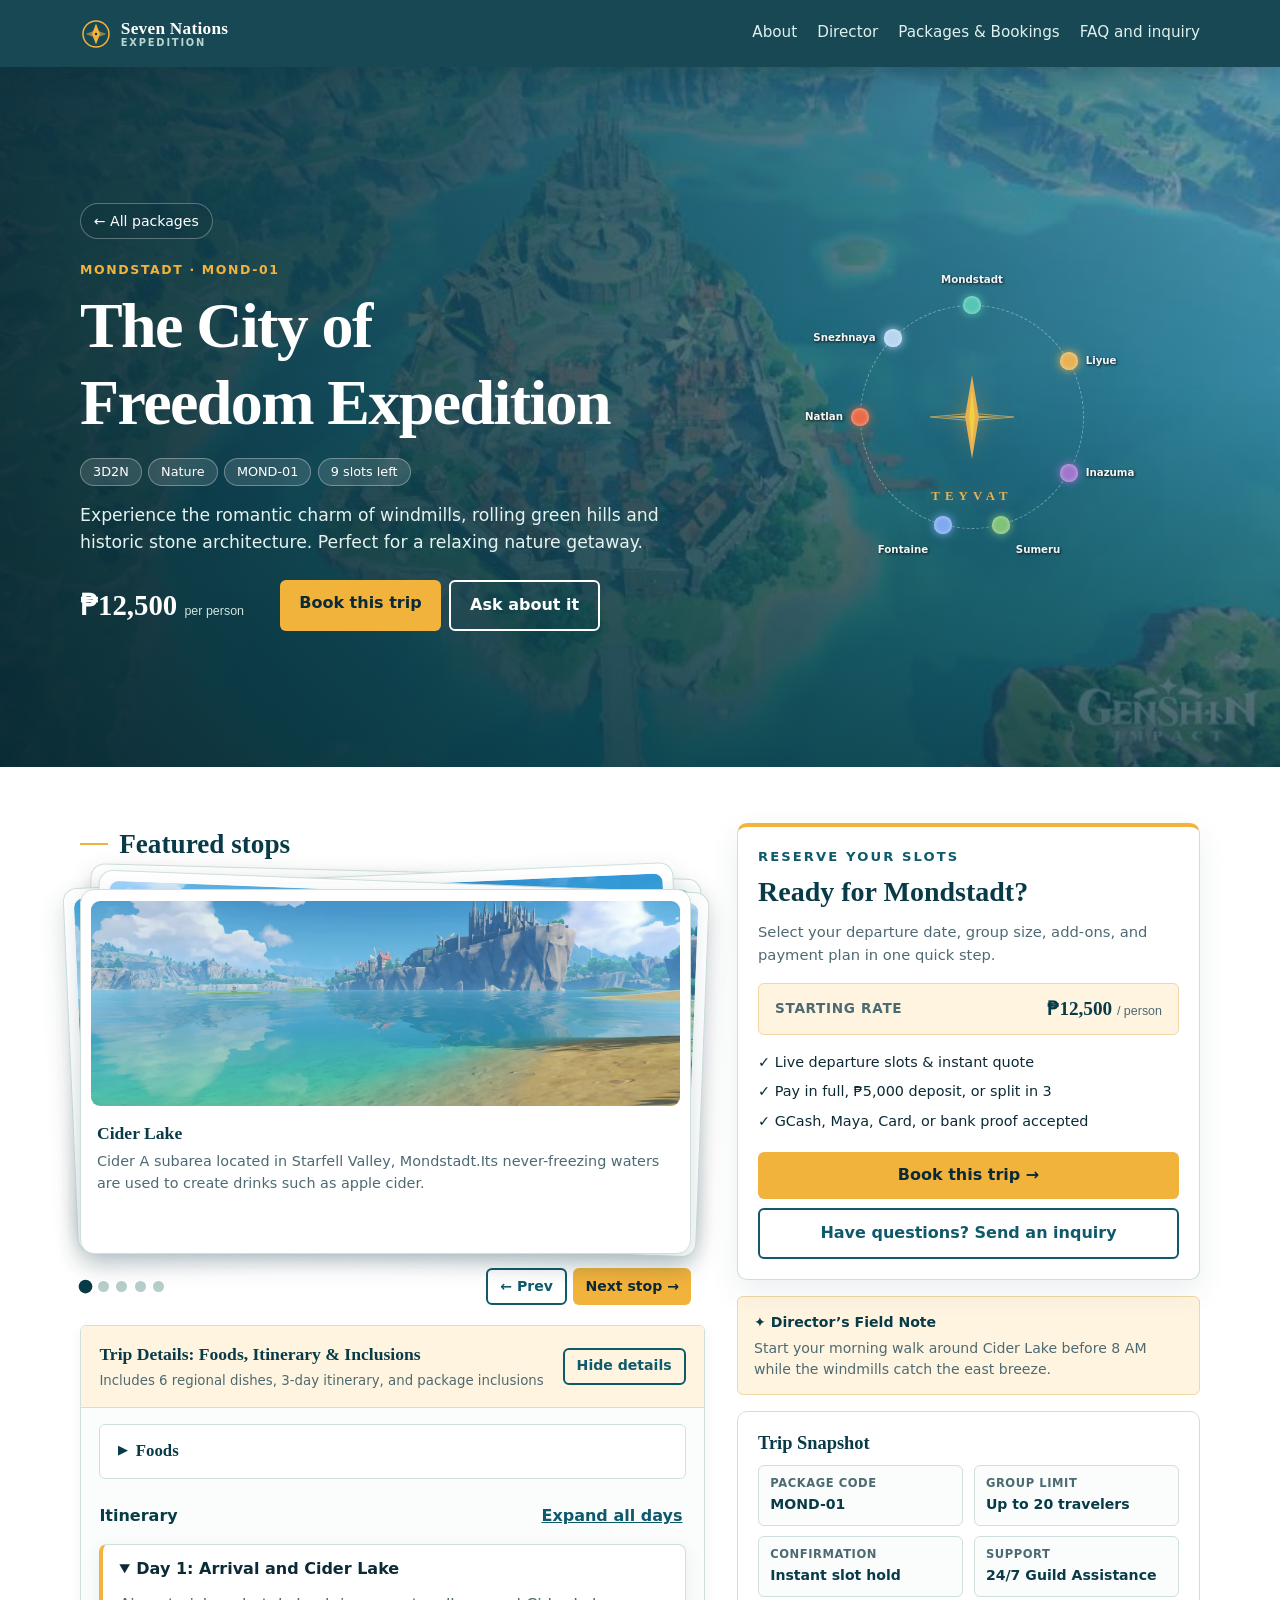
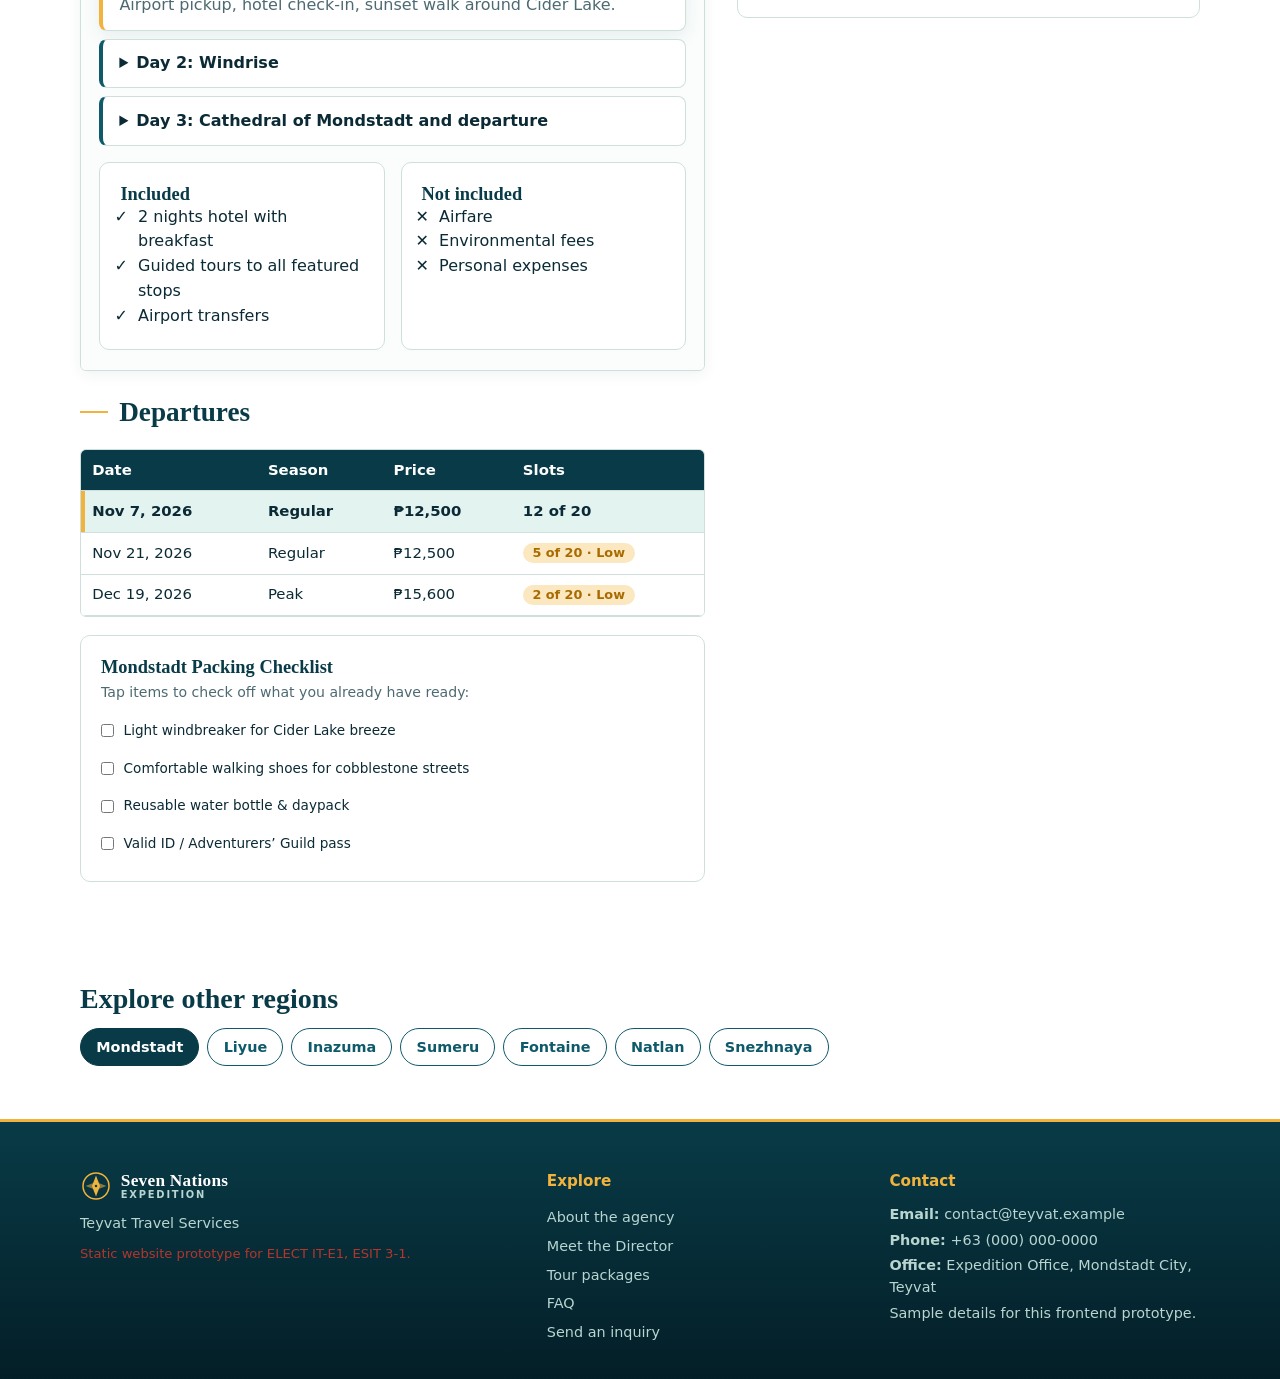
<file: html/mondstadt.html>
<!DOCTYPE html>
<html lang="en">
<head>
<meta charset="utf-8">
<meta name="viewport" content="width=device-width, initial-scale=1, viewport-fit=cover">
<meta name="theme-color" content="#083b47">
<title>Mondstadt: The City of Freedom Expedition – Seven Nations Expedition</title>
<link rel="stylesheet" href="../css/style.css">
<script src="../js/main.js" defer></script>
</head>
<body class="region-page">

<!-- ======================================================= 1. HEADER -->
<header class="top"><div class="wrap">
  <a class="brand" href="index.html" aria-label="Seven Nations Expedition home"><svg class="brand-mark" viewBox="0 0 32 32" aria-hidden="true" focusable="false"><circle cx="16" cy="16" r="13" fill="none" stroke="currentColor" stroke-width="1.5"/><path d="M16 5.5 20 16l-4 10.5L12 16 16 5.5Z" fill="currentColor"/><path d="M5.5 16 16 12l10.5 4L16 20 5.5 16Z" fill="currentColor" opacity=".55"/><circle cx="16" cy="16" r="2" fill="#083b47" stroke="currentColor" stroke-width="1.5"/></svg><span class="brand-copy"><span>Seven Nations</span><small>Expedition</small></span></a>
  <input type="checkbox" id="menu" class="toggle" aria-label="Toggle menu"><label for="menu" class="menu-btn" aria-label="Toggle menu"><span class="sr-only">Toggle menu</span></label>
  <nav id="nav" aria-label="Main">
    <a href="index.html#about">About</a>
    <a href="index.html#director">Director</a>
    <a href="index.html#packages">Packages &amp; Bookings</a>
    <a href="index.html#faq">FAQ and inquiry</a>
  </nav>
</div></header>

<main>

<!-- ======================================================= 2. REGION HERO + THEME MUSIC -->
<div class="region-hero" style="--hero:url('../image/cof.jpg')"><div class="wrap">
  <div class="region-hero-intro">
    <a class="back" href="index.html#packages">← All packages</a>
    <p class="eyebrow">Mondstadt · MOND-01</p>
    <h1>The City of Freedom Expedition</h1>
    <div class="tags"><span class="tag">3D2N</span><span class="tag">Nature</span><span class="tag">MOND-01</span><span class="tag">9 slots left</span></div>
    <p class="lead">Experience the romantic charm of windmills, rolling green hills and historic stone architecture. Perfect for a relaxing nature getaway.</p>
    <div class="hero-row">
      <div class="price">₱12,500 <small>per person</small></div>
      <div class="actions"><a class="btn" href="#book">Book this trip</a><a class="btn alt light" href="index.html#inquiry">Ask about it</a></div>
    </div>
  </div>

    <nav class="hero-compass" aria-label="Explore Teyvat regions">
      <span class="compass-orbit" aria-hidden="true"></span>
      <span class="compass-name" aria-hidden="true">TEYVAT</span>
      <a class="compass-node compass-mondstadt" href="mondstadt.html" aria-current="page" aria-label="Explore Mondstadt"><span class="compass-dot"></span><span class="compass-label">Mondstadt</span></a>
      <a class="compass-node compass-liyue" href="liyue.html" aria-label="Explore Liyue"><span class="compass-dot"></span><span class="compass-label">Liyue</span></a>
      <a class="compass-node compass-inazuma" href="inazuma.html" aria-label="Explore Inazuma"><span class="compass-dot"></span><span class="compass-label">Inazuma</span></a>
      <a class="compass-node compass-sumeru" href="sumeru.html" aria-label="Explore Sumeru"><span class="compass-dot"></span><span class="compass-label">Sumeru</span></a>
      <a class="compass-node compass-fontaine" href="fontaine.html" aria-label="Explore Fontaine"><span class="compass-dot"></span><span class="compass-label">Fontaine</span></a>
      <a class="compass-node compass-natlan" href="natlan.html" aria-label="Explore Natlan"><span class="compass-dot"></span><span class="compass-label">Natlan</span></a>
      <a class="compass-node compass-snezhnaya" href="snezhnaya.html" aria-label="Explore Snezhnaya"><span class="compass-dot"></span><span class="compass-label">Snezhnaya</span></a>
      <span class="compass-needle" aria-hidden="true">
        <svg viewBox="0 0 200 200" xmlns="http://www.w3.org/2000/svg">
          <polygon points="10,100 100,92 190,100 100,108" fill="none" stroke="#E6B254" stroke-width="2" opacity=".8"/>
          <polygon points="30,100 100,97 170,100 100,103" fill="#E6B254" opacity=".9"/>
          <polygon points="100,20 104,100 100,180 96,100" fill="#FFEAA7" opacity=".7"/>
          <polygon points="100,10 115,100 100,190 85,100" fill="#E6B254"/>
          <polygon points="100,40 106,100 100,160 94,100" fill="#F4D03F"/>
        </svg>
      </span>
    </nav>
</div></div>

<!-- ======================================================= 3. TRIP DETAILS + BOOKING -->
<section><div class="wrap two">
  <div class="content">
    
      
      
      
      <h4>Featured stops</h4>
      <ul class="spots">
        <li class="spot"><div class="ph" style="--img:url('../image/mond-1.jpg')" role="img" aria-label="Cider Lake"></div><div class="cap"><h4>Cider Lake</h4><p>Cider A subarea located in Starfell Valley, Mondstadt.Its never-freezing waters are used to create drinks such as apple cider.</p></div></li>
        <li class="spot"><div class="ph" style="--img:url('../image/mond-2.jpg')" role="img" aria-label="Windrise"></div><div class="cap"><h4>Windrise</h4><p>A subarea located in Galesong Hill, Mondstadt.It is the location where Vennessa is said to have ascended to Celestia, where she became a god and now watches over Mondstadt as the Falcon of the West of the Four Winds. The massive oak tree is believed to have grown there after she ascended.</p></div></li>
        <li class="spot"><div class="ph" style="--img:url('../image/mond-3.jpg')" role="img" aria-label="Cathedral of Mondstadt"></div><div class="cap"><h4>Cathedral of Mondstadt</h4><p>The grand cathedral at the heart of the city.The Favonius Cathedral, also referred to as the Mondstadt Cathedral, is a point of interest and an instance located in Mondstadt City, Starfell Valley, Mondstadt.It is run by the Church of Favonius and is used in worshipping the Anemo Archon Barbatos.</p></div></li>
        <li class="spot"><div class="ph" style="--img:url('../image/mond-4.jpg')" role="img" aria-label="Dawn Winery"></div><div class="cap"><h4>Dawn Winery</h4><p>A subarea located in Windwail Highland, Mondstadt.The chief winery in Mondstadt and specializes in Dandelion Wine. Owned by the Ragnvindr Clan at least since Ragnvindr for the past 1,000 years,[1] the winery remains in operation to the present day. Its current owner, Diluc, inherited it four years before the start of the game after the untimely passing of his father, Crepus.</p></div></li>
        <li class="spot"><div class="ph" style="--img:url('../image/mond-5.jpg')" role="img" aria-label="Springvale"></div><div class="cap"><h4>Springvale</h4><p>a subarea located in Windwail Highland, Mondstadt.Springvale features dirt-paved areas and one-story tan houses with blue-tiled roofs. One singular windmill watches over it, with a naturally-occurring spring right below it.</p></div></li>
      </ul>
      <details class="morephotos"><summary>Foods</summary><div class="thumbs"><figure class="food-item"><span class="th" aria-hidden="true" style="--img:url('../image/mond-6.jpg')"></span><figcaption>Sticky Honey Roast</figcaption></figure><figure class="food-item"><span class="th" aria-hidden="true" style="--img:url('../image/mond-7.jpg')"></span><figcaption>&quot;Pile 'Em Up&quot;</figcaption></figure><figure class="food-item"><span class="th" aria-hidden="true" style="--img:url('../image/mond-8.jpg')"></span><figcaption>Fried Radish Balls</figcaption></figure><figure class="food-item"><span class="th" aria-hidden="true" style="--img:url('../image/mond-9.jpg')"></span><figcaption>Radish Veggie Soup</figcaption></figure><figure class="food-item"><span class="th" aria-hidden="true" style="--img:url('../image/mond-10.jpg')"></span><figcaption>Sweet Madame</figcaption></figure><figure class="food-item"><span class="th" aria-hidden="true" style="--img:url('../image/mond-11.jpg')"></span><figcaption>Cold Cut Platter</figcaption></figure></div></details>
      <h4>Itinerary</h4>
      <details open=""><summary>Day 1: Arrival and Cider Lake</summary><p>Airport pickup, hotel check-in, sunset walk around Cider Lake.</p></details>
      <details><summary>Day 2: Windrise</summary><p>Rolling green hills and windmills, with a countryside lunch.</p></details>
      <details><summary>Day 3: Cathedral of Mondstadt and departure</summary><p>Visit the grand cathedral, then airport drop-off.</p></details>
      <div class="inc">
        <div class="card"><h3>Included</h3><ul class="list yes"><li>2 nights hotel with breakfast</li><li>Guided tours to all featured stops</li><li>Airport transfers</li></ul></div>
        <div class="card"><h3>Not included</h3><ul class="list no"><li>Airfare</li><li>Environmental fees</li><li>Personal expenses</li></ul></div>
      </div>
      <h4>Departures</h4>
      <div class="scroll"><table><thead><tr><th>Date</th><th>Season</th><th>Price</th><th>Slots</th></tr></thead><tbody><tr><td>Nov 7, 2026</td><td>Regular</td><td>₱12,500</td><td>12 of 20</td></tr><tr><td>Nov 21, 2026</td><td>Regular</td><td>₱12,500</td><td>5 of 20</td></tr><tr><td>Dec 19, 2026</td><td>Peak</td><td>₱15,600</td><td>2 of 20</td></tr></tbody></table></div>
    
  </div>
  <aside class="card" id="book" aria-labelledby="bk">
    <h2 id="bk">Book this trip</h2>
    <form id="bookForm" action="#book">
      <label for="pk">Package</label>
      <select id="pk"><option value="mond" selected>Mondstadt – The City of Freedom Expedition (₱12,500)</option><option value="liyue">Liyue – The Harbor of Stone and Commerce (₱15,000)</option><option value="inazuma">Inazuma – The Realm of Eternal Thunder (₱18,000)</option><option value="sumeru">Sumeru – The City of Wisdom &amp; Rainforest Retreat (₱14,000)</option><option value="fontaine">Fontaine – The Capital of Justice, Steam, and Aquanics (₱20,000)</option><option value="natlan">Natlan – The Land of Ash, Hot Springs, and Valor (₱16,500)</option><option value="snezhnaya">Snezhnaya – The Eternal White Tundra (₱22,000)</option></select>

      <div class="f2 mt">
        <div><label for="dep">Departure date</label><select id="dep"><option value="Nov 7, 2026">Nov 7, 2026</option><option value="Nov 21, 2026">Nov 21, 2026</option><option value="Dec 19, 2026">Dec 19, 2026 (peak)</option></select></div>
        <div><label for="tier">Package tier</label>
          <select id="tier">
            <option value="0">Standard</option>
            <option value="1800">Comfort (+₱1,800)</option>
            <option value="3500">Premium (+₱3,500)</option>
          </select></div>
      </div>

      <div class="f3">
        <div><label for="ad">Adults</label>
          <input id="ad" type="number" inputmode="numeric" min="1" value="2"></div>
        <div><label for="ch">Children</label>
          <input id="ch" type="number" inputmode="numeric" min="0" value="1"></div>
        <div><label for="in">Infants</label>
          <input id="in" type="number" inputmode="numeric" min="0" value="0"></div>
      </div>

      <label>Add-ons</label>
      <div class="check"><input type="checkbox" id="a1" data-price="600"><label for="a1">Airport transfers (₱600)</label></div>
      <div class="check"><input type="checkbox" id="a2" data-price="1900"><label for="a2">Extra night stay (₱1,900)</label></div>
      <div class="check"><input type="checkbox" id="a3" data-price="1500"><label for="a3">Single-occupancy supplement (₱1,500)</label></div>

      <div class="sum">
        <h3>Price summary (example: Mondstadt, 2 adults + 1 child)</h3>
        <div class="row"><span>2 adults × ₱12,500</span><span>₱25,000</span></div>
        <div class="row"><span>1 child × ₱9,375</span><span>₱9,375</span></div>
        <div class="row"><span>Add-ons</span><span>₱0</span></div>
        <div class="row tot"><span>Total</span><span>₱34,375</span></div>
      </div>

      <h3 class="mt">Guest details</h3>
      <div class="f2">
        <div><label for="gn">Full name (as on ID)</label><input id="gn" autocomplete="name"></div>
        <div><label for="pp">ID or passport number</label><input id="pp"></div>
      </div>
      <div class="f2">
        <div><label for="ec">Emergency contact name</label><input id="ec"></div>
        <div><label for="ep">Emergency contact number</label><input id="ep" type="tel" inputmode="tel"></div>
      </div>
      <label for="diet">Dietary restrictions</label>
      <textarea id="diet" rows="2"></textarea>

      <h3 class="mt">Payment</h3>
      <div class="pay">
        <label><input type="radio" name="plan" value="full" checked> Pay in full</label>
        <label><input type="radio" name="plan" value="deposit"> ₱5,000 deposit</label>
        <label><input type="radio" name="plan" value="split"> Split in 3</label>
      </div>
      <div class="pay">
        <label><input type="radio" name="m" value="gcash" checked> GCash</label>
        <label><input type="radio" name="m" value="maya"> Maya</label>
        <label><input type="radio" name="m" value="card"> Card</label>
        <label><input type="radio" name="m" value="proof"> Upload proof</label>
      </div>
      <label for="proof">Proof of payment (if paying manually)</label>
      <input id="proof" type="file" accept="image/*,.pdf">

      <button class="btn block mt" type="submit">Reserve and pay</button>
      <p class="notice sm">Prototype: this form does not save reservations.</p>
    </form>
  </aside>
</div></section>

<!-- ======================================================= 4. OTHER REGIONS -->
<section id="regions"><div class="wrap">
  <h2>Explore other regions</h2>
  <nav class="chips" aria-label="Regions">
      <a class="chip" aria-current="page" href="mondstadt.html">Mondstadt</a>
      <a class="chip" href="liyue.html">Liyue</a>
      <a class="chip" href="inazuma.html">Inazuma</a>
      <a class="chip" href="sumeru.html">Sumeru</a>
      <a class="chip" href="fontaine.html">Fontaine</a>
      <a class="chip" href="natlan.html">Natlan</a>
      <a class="chip" href="snezhnaya.html">Snezhnaya</a>
  </nav>
</div></section>
</main>

<!-- ======================================================= 5. FOOTER -->
<footer class="sitefoot"><div class="wrap footgrid">
  <div>
    <h3 class="footer-brand"><svg class="brand-mark" viewBox="0 0 32 32" aria-hidden="true" focusable="false"><circle cx="16" cy="16" r="13" fill="none" stroke="currentColor" stroke-width="1.5"/><path d="M16 5.5 20 16l-4 10.5L12 16 16 5.5Z" fill="currentColor"/><path d="M5.5 16 16 12l10.5 4L16 20 5.5 16Z" fill="currentColor" opacity=".55"/><circle cx="16" cy="16" r="2" fill="#083b47" stroke="currentColor" stroke-width="1.5"/></svg><span class="brand-copy"><span>Seven Nations</span><small>Expedition</small></span></h3>
    <p>Teyvat Travel Services</p>
    <p class="notice sm">Static website prototype for ELECT IT-E1, ESIT 3-1.</p>
  </div>
  <div>
    <h4>Explore</h4>
    <a href="index.html#about">About the agency</a>
    <a href="index.html#director">Meet the Director</a>
    <a href="index.html#packages">Tour packages</a>
    <a href="index.html#faq">FAQ</a>
    <a href="index.html#inquiry">Send an inquiry</a>
  </div>
  <div>
    <h4>Contact</h4>
    <p><b>Email:</b> contact@teyvat.example</p>
    <p><b>Phone:</b> +63 (000) 000-0000</p>
    <p><b>Office:</b> Expedition Office, Mondstadt City, Teyvat</p>
    <p class="contact-note">Sample details for this frontend prototype.</p>
  </div>
</div></footer>

<!-- ======================================================= 6. MOBILE HELPERS -->
<nav class="dock" aria-label="Quick actions">
  <a href="index.html">Home</a>
  <a href="#book">Book</a>
  <a href="#regions">Regions</a>
  <a href="index.html#inquiry">Inquire</a>
</nav>
<a class="totop" href="#" aria-label="Back to top">↑</a>
</body>
</html>
</file>
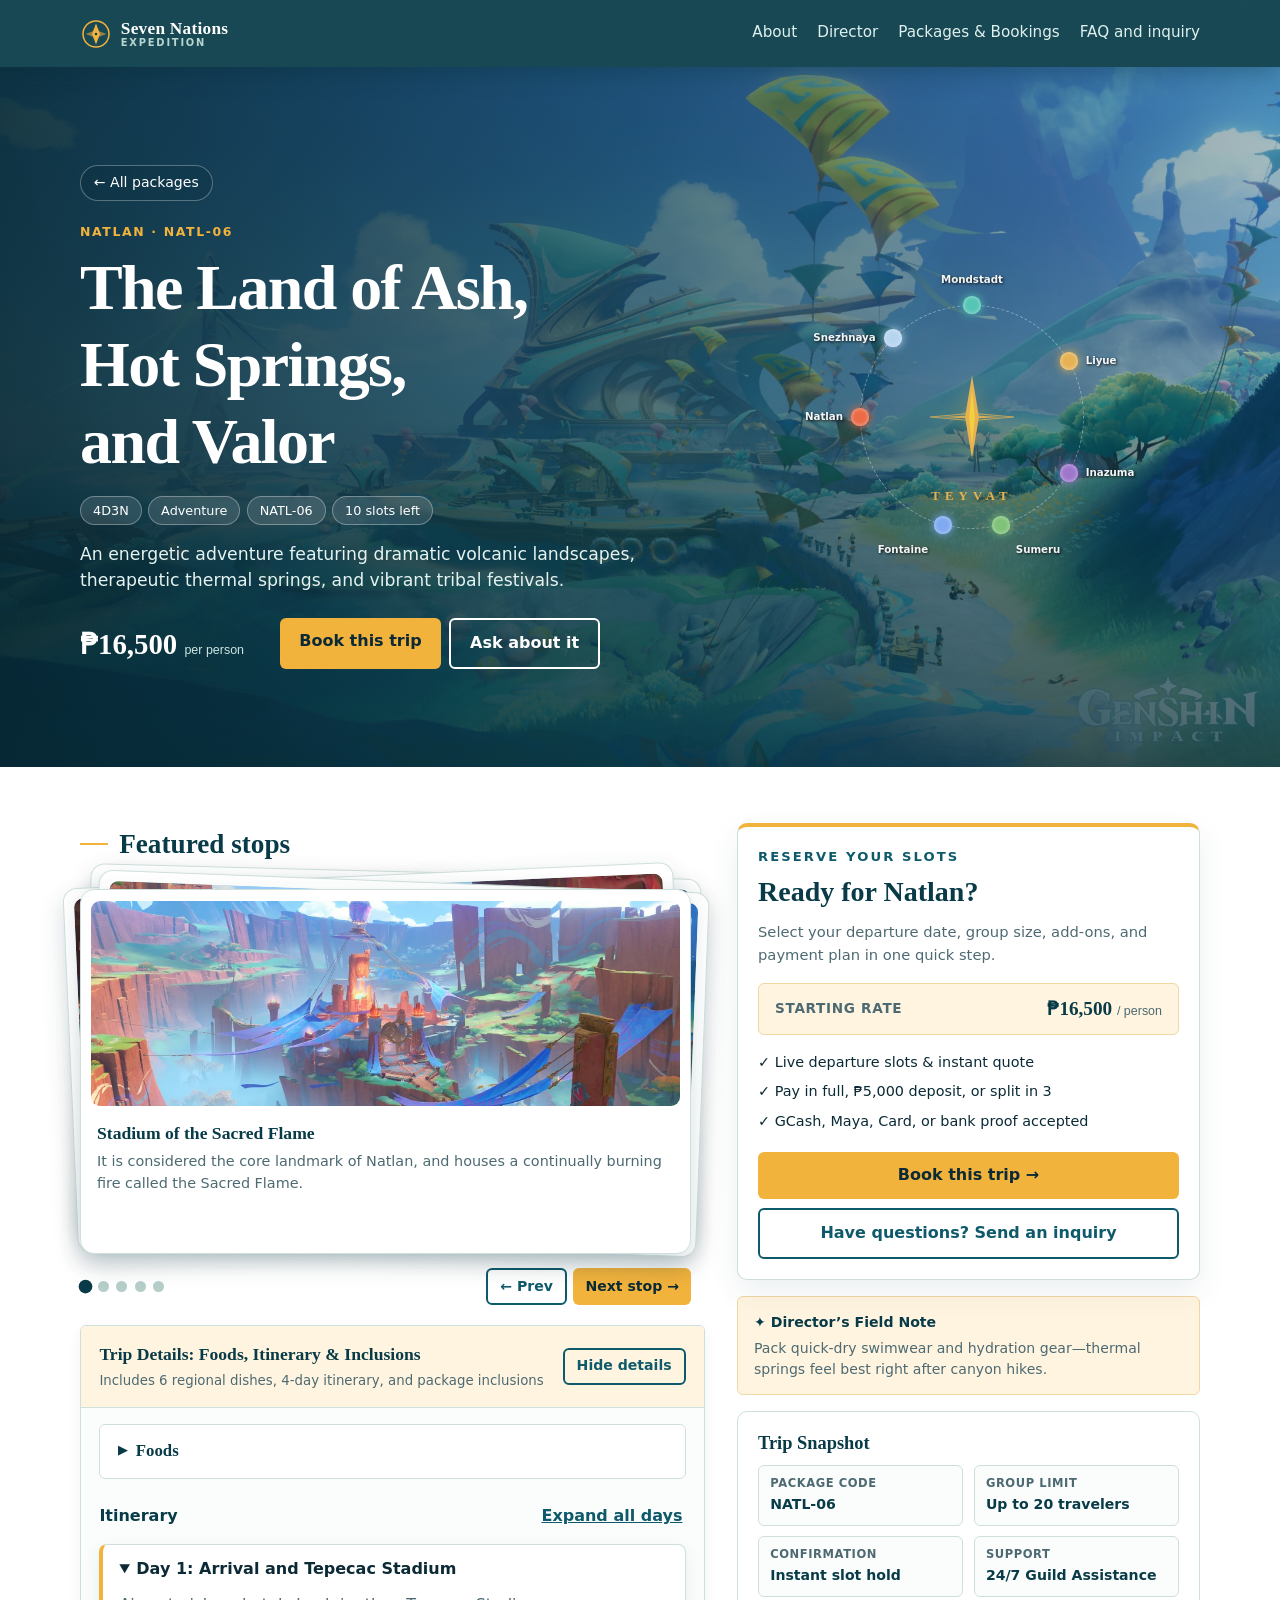
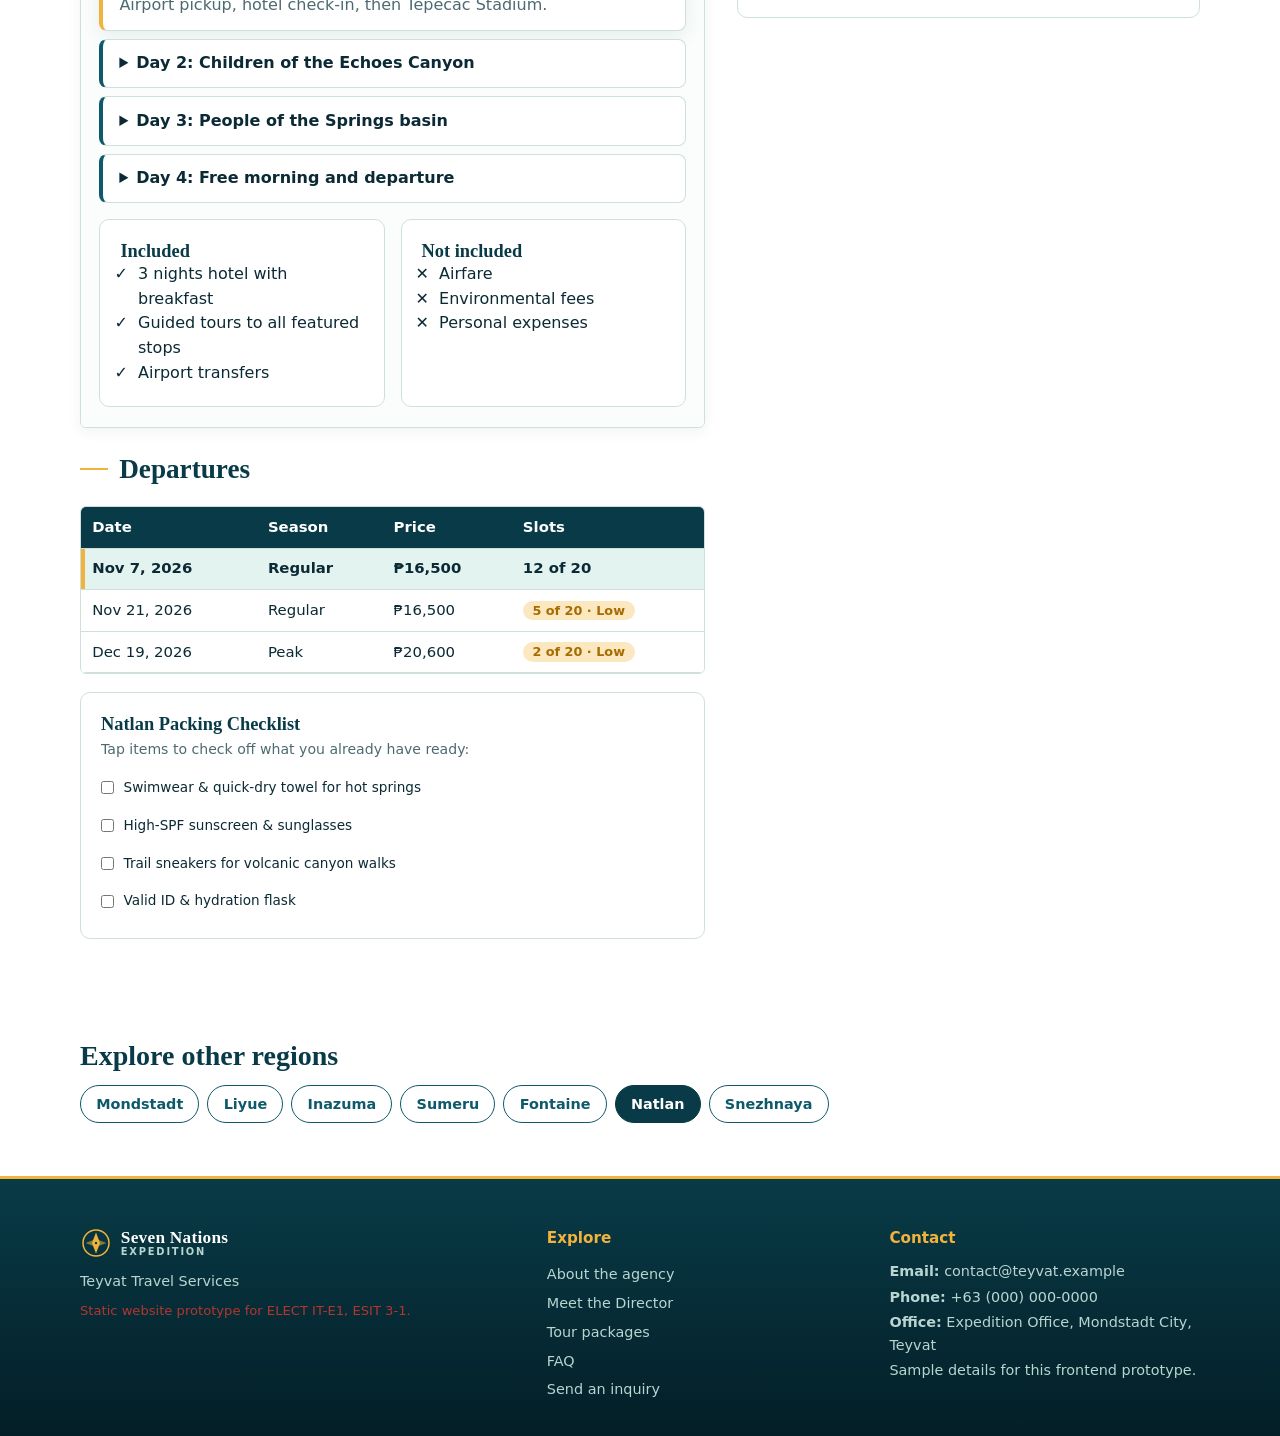
<file: html/natlan.html>
<!DOCTYPE html>
<html lang="en">
<head>
<meta charset="utf-8">
<meta name="viewport" content="width=device-width, initial-scale=1, viewport-fit=cover">
<meta name="theme-color" content="#083b47">
<title>Natlan: The Land of Ash, Hot Springs, and Valor – Seven Nations Expedition</title>
<link rel="stylesheet" href="../css/style.css">
<script src="../js/main.js" defer></script>
</head>
<body class="region-page">

<!-- ======================================================= 1. HEADER -->
<header class="top"><div class="wrap">
  <a class="brand" href="index.html" aria-label="Seven Nations Expedition home"><svg class="brand-mark" viewBox="0 0 32 32" aria-hidden="true" focusable="false"><circle cx="16" cy="16" r="13" fill="none" stroke="currentColor" stroke-width="1.5"/><path d="M16 5.5 20 16l-4 10.5L12 16 16 5.5Z" fill="currentColor"/><path d="M5.5 16 16 12l10.5 4L16 20 5.5 16Z" fill="currentColor" opacity=".55"/><circle cx="16" cy="16" r="2" fill="#083b47" stroke="currentColor" stroke-width="1.5"/></svg><span class="brand-copy"><span>Seven Nations</span><small>Expedition</small></span></a>
  <input type="checkbox" id="menu" class="toggle" aria-label="Toggle menu"><label for="menu" class="menu-btn" aria-label="Toggle menu"><span class="sr-only">Toggle menu</span></label>
  <nav id="nav" aria-label="Main">
    <a href="index.html#about">About</a>
    <a href="index.html#director">Director</a>
    <a href="index.html#packages">Packages &amp; Bookings</a>
    <a href="index.html#faq">FAQ and inquiry</a>
  </nav>
</div></header>

<main>

<!-- ======================================================= 2. REGION HERO + THEME MUSIC -->
<div class="region-hero" style="--hero:url('../image/lhv.jpg')"><div class="wrap">
  <div class="region-hero-intro">
    <a class="back" href="index.html#packages">← All packages</a>
    <p class="eyebrow">Natlan · NATL-06</p>
    <h1>The Land of Ash, Hot Springs, and Valor</h1>
    <div class="tags"><span class="tag">4D3N</span><span class="tag">Adventure</span><span class="tag">NATL-06</span><span class="tag">10 slots left</span></div>
    <p class="lead">An energetic adventure featuring dramatic volcanic landscapes, therapeutic thermal springs, and vibrant tribal festivals.</p>
    <div class="hero-row">
      <div class="price">₱16,500 <small>per person</small></div>
      <div class="actions"><a class="btn" href="#book">Book this trip</a><a class="btn alt light" href="index.html#inquiry">Ask about it</a></div>
    </div>
  </div>

    <nav class="hero-compass" aria-label="Explore Teyvat regions">
      <span class="compass-orbit" aria-hidden="true"></span>
      <span class="compass-name" aria-hidden="true">TEYVAT</span>
      <a class="compass-node compass-mondstadt" href="mondstadt.html" aria-label="Explore Mondstadt"><span class="compass-dot"></span><span class="compass-label">Mondstadt</span></a>
      <a class="compass-node compass-liyue" href="liyue.html" aria-label="Explore Liyue"><span class="compass-dot"></span><span class="compass-label">Liyue</span></a>
      <a class="compass-node compass-inazuma" href="inazuma.html" aria-label="Explore Inazuma"><span class="compass-dot"></span><span class="compass-label">Inazuma</span></a>
      <a class="compass-node compass-sumeru" href="sumeru.html" aria-label="Explore Sumeru"><span class="compass-dot"></span><span class="compass-label">Sumeru</span></a>
      <a class="compass-node compass-fontaine" href="fontaine.html" aria-label="Explore Fontaine"><span class="compass-dot"></span><span class="compass-label">Fontaine</span></a>
      <a class="compass-node compass-natlan" href="natlan.html" aria-current="page" aria-label="Explore Natlan"><span class="compass-dot"></span><span class="compass-label">Natlan</span></a>
      <a class="compass-node compass-snezhnaya" href="snezhnaya.html" aria-label="Explore Snezhnaya"><span class="compass-dot"></span><span class="compass-label">Snezhnaya</span></a>
      <span class="compass-needle" aria-hidden="true">
        <svg viewBox="0 0 200 200" xmlns="http://www.w3.org/2000/svg">
          <polygon points="10,100 100,92 190,100 100,108" fill="none" stroke="#E6B254" stroke-width="2" opacity=".8"/>
          <polygon points="30,100 100,97 170,100 100,103" fill="#E6B254" opacity=".9"/>
          <polygon points="100,20 104,100 100,180 96,100" fill="#FFEAA7" opacity=".7"/>
          <polygon points="100,10 115,100 100,190 85,100" fill="#E6B254"/>
          <polygon points="100,40 106,100 100,160 94,100" fill="#F4D03F"/>
        </svg>
      </span>
    </nav>
</div></div>

<!-- ======================================================= 3. TRIP DETAILS + BOOKING -->
<section><div class="wrap two">
  <div class="content">
    
      
      
      
      <h4>Featured stops</h4>
      <ul class="spots">
        <li class="spot"><div class="ph" style="--img:url('../image/natlan-1.jpg')" role="img" aria-label="Stadium of the Sacred Flame"></div><div class="cap"><h4>Stadium of the Sacred Flame</h4><p>It is considered the core landmark of Natlan, and houses a continually burning fire called the Sacred Flame.</p></div></li>
        <li class="spot"><div class="ph" style="--img:url('../image/natlan-2.jpg')" role="img" aria-label="People of the Springs basin"></div><div class="cap"><h4>People of the Springs basin</h4><p>Home to the People of the Springs tribe, this area features vast, gorgeous tropical lagoons and natural geothermal hot springs.</p></div></li>
        <li class="spot"><div class="ph" style="--img:url('../image/natlan-3.jpg')" role="img" aria-label="Children of the Echoes Canyon"></div><div class="cap"><h4>Children of the Echoes Canyon</h4><p>A beautiful but treacherous quarry area inside the Tequemecan Valley where the Children of Echoes tribe mine for valuable gemstones alongside their Tepetlisaurus companions.</p></div></li>
        <li class="spot"><div class="ph" style="--img:url('../image/natlan-4.jpg')" role="img" aria-label="Ochkanatlan"></div><div class="cap"><h4>Ochkanatlan</h4><p>An epic, ancient city ruin suspended high near the sky. Its unique layout and towering architecture make it one of Natlan's most striking visual locations.</p></div></li>
        <li class="spot"><div class="ph" style="--img:url('../image/natlan-5.jpg')" role="img" aria-label="Ancestral Temple"></div><div class="cap"><h4>Ancestral Temple</h4><p>It is a sacred site where the people of Natlan once communicated with the Night Kingdom. In modern times, this temple is no longer in use, as the tribes have established a more stable connection with the Night Kingdom. However, it is still considered "holy ground", and is actively guarded by the Scions of the Canopy. According to Legba, only "experienced Couriers" who have passed three trials may enter.</p></div></li>
      </ul>
      <details class="morephotos"><summary>Foods</summary><div class="thumbs"><figure class="food-item"><span class="th" aria-hidden="true" style="--img:url('../image/natlan-6.jpg')"></span><figcaption>Blazed Meat Stew</figcaption></figure><figure class="food-item"><span class="th" aria-hidden="true" style="--img:url('../image/natlan-7.jpg')"></span><figcaption>Sour Sauce Ceviche</figcaption></figure><figure class="food-item"><span class="th" aria-hidden="true" style="--img:url('../image/natlan-8.jpg')"></span><figcaption>Tatacos</figcaption></figure><figure class="food-item"><span class="th" aria-hidden="true" style="--img:url('../image/natlan-9.jpg')"></span><figcaption>Volcano Cake</figcaption></figure><figure class="food-item"><span class="th" aria-hidden="true" style="--img:url('../image/natlan-10.jpg')"></span><figcaption>Grainfruit Chips</figcaption></figure><figure class="food-item"><span class="th" aria-hidden="true" style="--img:url('../image/natlan-11.jpg')"></span><figcaption>Grainfruit Meat Soup</figcaption></figure></div></details>
      <h4>Itinerary</h4>
      <details open=""><summary>Day 1: Arrival and Tepecac Stadium</summary><p>Airport pickup, hotel check-in, then Tepecac Stadium.</p></details>
      <details><summary>Day 2: Children of the Echoes Canyon</summary><p>Guided visit to Children of the Echoes Canyon with lunch.</p></details>
      <details><summary>Day 3: People of the Springs basin</summary><p>Guided visit to People of the Springs basin.</p></details>
      <details><summary>Day 4: Free morning and departure</summary><p>Souvenir shopping, then airport drop-off.</p></details>
      <div class="inc">
        <div class="card"><h3>Included</h3><ul class="list yes"><li>3 nights hotel with breakfast</li><li>Guided tours to all featured stops</li><li>Airport transfers</li></ul></div>
        <div class="card"><h3>Not included</h3><ul class="list no"><li>Airfare</li><li>Environmental fees</li><li>Personal expenses</li></ul></div>
      </div>
      <h4>Departures</h4>
      <div class="scroll"><table><thead><tr><th>Date</th><th>Season</th><th>Price</th><th>Slots</th></tr></thead><tbody><tr><td>Nov 7, 2026</td><td>Regular</td><td>₱16,500</td><td>12 of 20</td></tr><tr><td>Nov 21, 2026</td><td>Regular</td><td>₱16,500</td><td>5 of 20</td></tr><tr><td>Dec 19, 2026</td><td>Peak</td><td>₱20,600</td><td>2 of 20</td></tr></tbody></table></div>
    
  </div>
  <aside class="card" id="book" aria-labelledby="bk">
    <h2 id="bk">Book this trip</h2>
    <form id="bookForm" action="#book">
      <label for="pk">Package</label>
      <select id="pk"><option value="mond">Mondstadt – The City of Freedom Expedition (₱12,500)</option><option value="liyue">Liyue – The Harbor of Stone and Commerce (₱15,000)</option><option value="inazuma">Inazuma – The Realm of Eternal Thunder (₱18,000)</option><option value="sumeru">Sumeru – The City of Wisdom &amp; Rainforest Retreat (₱14,000)</option><option value="fontaine">Fontaine – The Capital of Justice, Steam, and Aquanics (₱20,000)</option><option value="natlan" selected>Natlan – The Land of Ash, Hot Springs, and Valor (₱16,500)</option><option value="snezhnaya">Snezhnaya – The Eternal White Tundra (₱22,000)</option></select>

      <div class="f2 mt">
        <div><label for="dep">Departure date</label><select id="dep"><option value="Nov 7, 2026">Nov 7, 2026</option><option value="Nov 21, 2026">Nov 21, 2026</option><option value="Dec 19, 2026">Dec 19, 2026 (peak)</option></select></div>
        <div><label for="tier">Package tier</label>
          <select id="tier">
            <option value="0">Standard</option>
            <option value="1800">Comfort (+₱1,800)</option>
            <option value="3500">Premium (+₱3,500)</option>
          </select></div>
      </div>

      <div class="f3">
        <div><label for="ad">Adults</label>
          <input id="ad" type="number" inputmode="numeric" min="1" value="2"></div>
        <div><label for="ch">Children</label>
          <input id="ch" type="number" inputmode="numeric" min="0" value="1"></div>
        <div><label for="in">Infants</label>
          <input id="in" type="number" inputmode="numeric" min="0" value="0"></div>
      </div>

      <label>Add-ons</label>
      <div class="check"><input type="checkbox" id="a1" data-price="600"><label for="a1">Airport transfers (₱600)</label></div>
      <div class="check"><input type="checkbox" id="a2" data-price="1900"><label for="a2">Extra night stay (₱1,900)</label></div>
      <div class="check"><input type="checkbox" id="a3" data-price="1500"><label for="a3">Single-occupancy supplement (₱1,500)</label></div>

      <div class="sum">
        <h3>Price summary (example: Mondstadt, 2 adults + 1 child)</h3>
        <div class="row"><span>2 adults × ₱12,500</span><span>₱25,000</span></div>
        <div class="row"><span>1 child × ₱9,375</span><span>₱9,375</span></div>
        <div class="row"><span>Add-ons</span><span>₱0</span></div>
        <div class="row tot"><span>Total</span><span>₱34,375</span></div>
      </div>

      <h3 class="mt">Guest details</h3>
      <div class="f2">
        <div><label for="gn">Full name (as on ID)</label><input id="gn" autocomplete="name"></div>
        <div><label for="pp">ID or passport number</label><input id="pp"></div>
      </div>
      <div class="f2">
        <div><label for="ec">Emergency contact name</label><input id="ec"></div>
        <div><label for="ep">Emergency contact number</label><input id="ep" type="tel" inputmode="tel"></div>
      </div>
      <label for="diet">Dietary restrictions</label>
      <textarea id="diet" rows="2"></textarea>

      <h3 class="mt">Payment</h3>
      <div class="pay">
        <label><input type="radio" name="plan" value="full" checked> Pay in full</label>
        <label><input type="radio" name="plan" value="deposit"> ₱5,000 deposit</label>
        <label><input type="radio" name="plan" value="split"> Split in 3</label>
      </div>
      <div class="pay">
        <label><input type="radio" name="m" value="gcash" checked> GCash</label>
        <label><input type="radio" name="m" value="maya"> Maya</label>
        <label><input type="radio" name="m" value="card"> Card</label>
        <label><input type="radio" name="m" value="proof"> Upload proof</label>
      </div>
      <label for="proof">Proof of payment (if paying manually)</label>
      <input id="proof" type="file" accept="image/*,.pdf">

      <button class="btn block mt" type="submit">Reserve and pay</button>
      <p class="notice sm">Prototype: this form does not save reservations.</p>
    </form>
  </aside>
</div></section>

<!-- ======================================================= 4. OTHER REGIONS -->
<section id="regions"><div class="wrap">
  <h2>Explore other regions</h2>
  <nav class="chips" aria-label="Regions">
      <a class="chip" href="mondstadt.html">Mondstadt</a>
      <a class="chip" href="liyue.html">Liyue</a>
      <a class="chip" href="inazuma.html">Inazuma</a>
      <a class="chip" href="sumeru.html">Sumeru</a>
      <a class="chip" href="fontaine.html">Fontaine</a>
      <a class="chip" aria-current="page" href="natlan.html">Natlan</a>
      <a class="chip" href="snezhnaya.html">Snezhnaya</a>
  </nav>
</div></section>
</main>

<!-- ======================================================= 5. FOOTER -->
<footer class="sitefoot"><div class="wrap footgrid">
  <div>
    <h3 class="footer-brand"><svg class="brand-mark" viewBox="0 0 32 32" aria-hidden="true" focusable="false"><circle cx="16" cy="16" r="13" fill="none" stroke="currentColor" stroke-width="1.5"/><path d="M16 5.5 20 16l-4 10.5L12 16 16 5.5Z" fill="currentColor"/><path d="M5.5 16 16 12l10.5 4L16 20 5.5 16Z" fill="currentColor" opacity=".55"/><circle cx="16" cy="16" r="2" fill="#083b47" stroke="currentColor" stroke-width="1.5"/></svg><span class="brand-copy"><span>Seven Nations</span><small>Expedition</small></span></h3>
    <p>Teyvat Travel Services</p>
    <p class="notice sm">Static website prototype for ELECT IT-E1, ESIT 3-1.</p>
  </div>
  <div>
    <h4>Explore</h4>
    <a href="index.html#about">About the agency</a>
    <a href="index.html#director">Meet the Director</a>
    <a href="index.html#packages">Tour packages</a>
    <a href="index.html#faq">FAQ</a>
    <a href="index.html#inquiry">Send an inquiry</a>
  </div>
  <div>
    <h4>Contact</h4>
    <p><b>Email:</b> contact@teyvat.example</p>
    <p><b>Phone:</b> +63 (000) 000-0000</p>
    <p><b>Office:</b> Expedition Office, Mondstadt City, Teyvat</p>
    <p class="contact-note">Sample details for this frontend prototype.</p>
  </div>
</div></footer>

<!-- ======================================================= 6. MOBILE HELPERS -->
<nav class="dock" aria-label="Quick actions">
  <a href="index.html">Home</a>
  <a href="#book">Book</a>
  <a href="#regions">Regions</a>
  <a href="index.html#inquiry">Inquire</a>
</nav>
<a class="totop" href="#" aria-label="Back to top">↑</a>
</body>
</html>
</file>
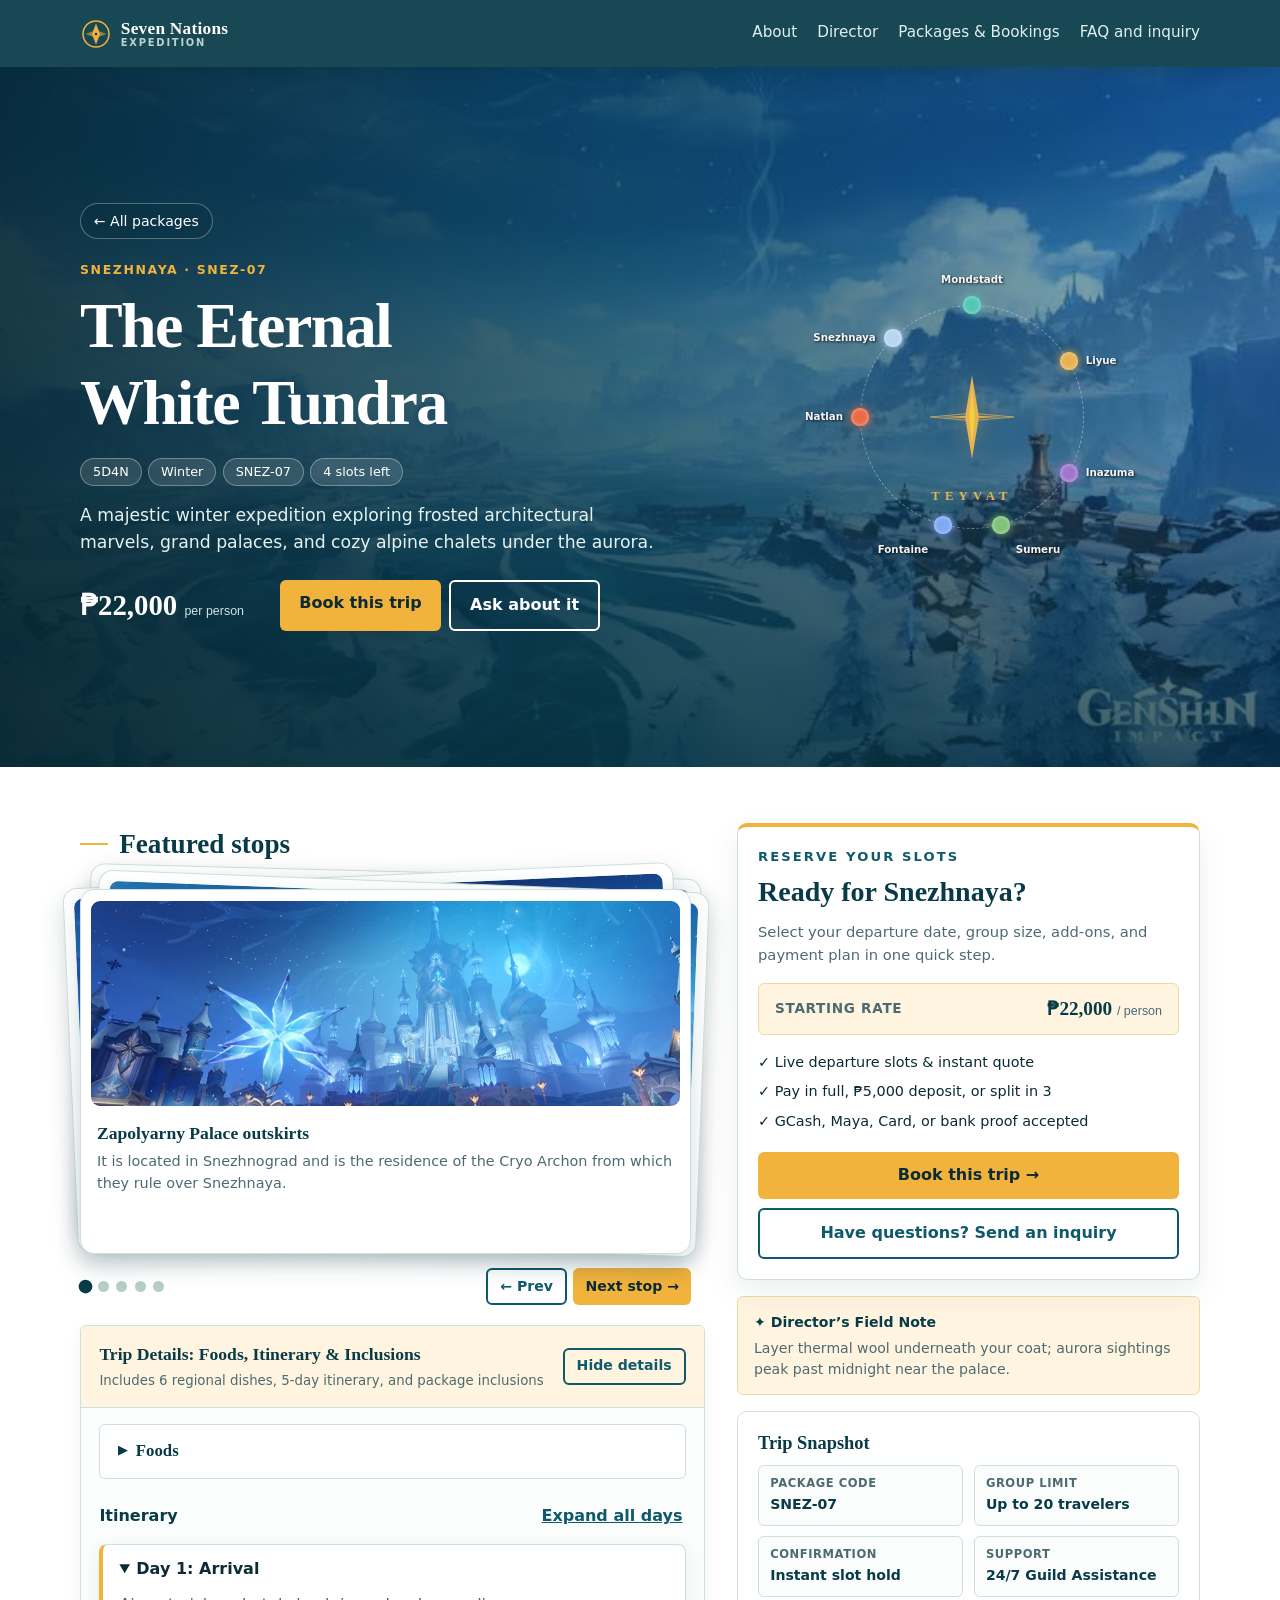
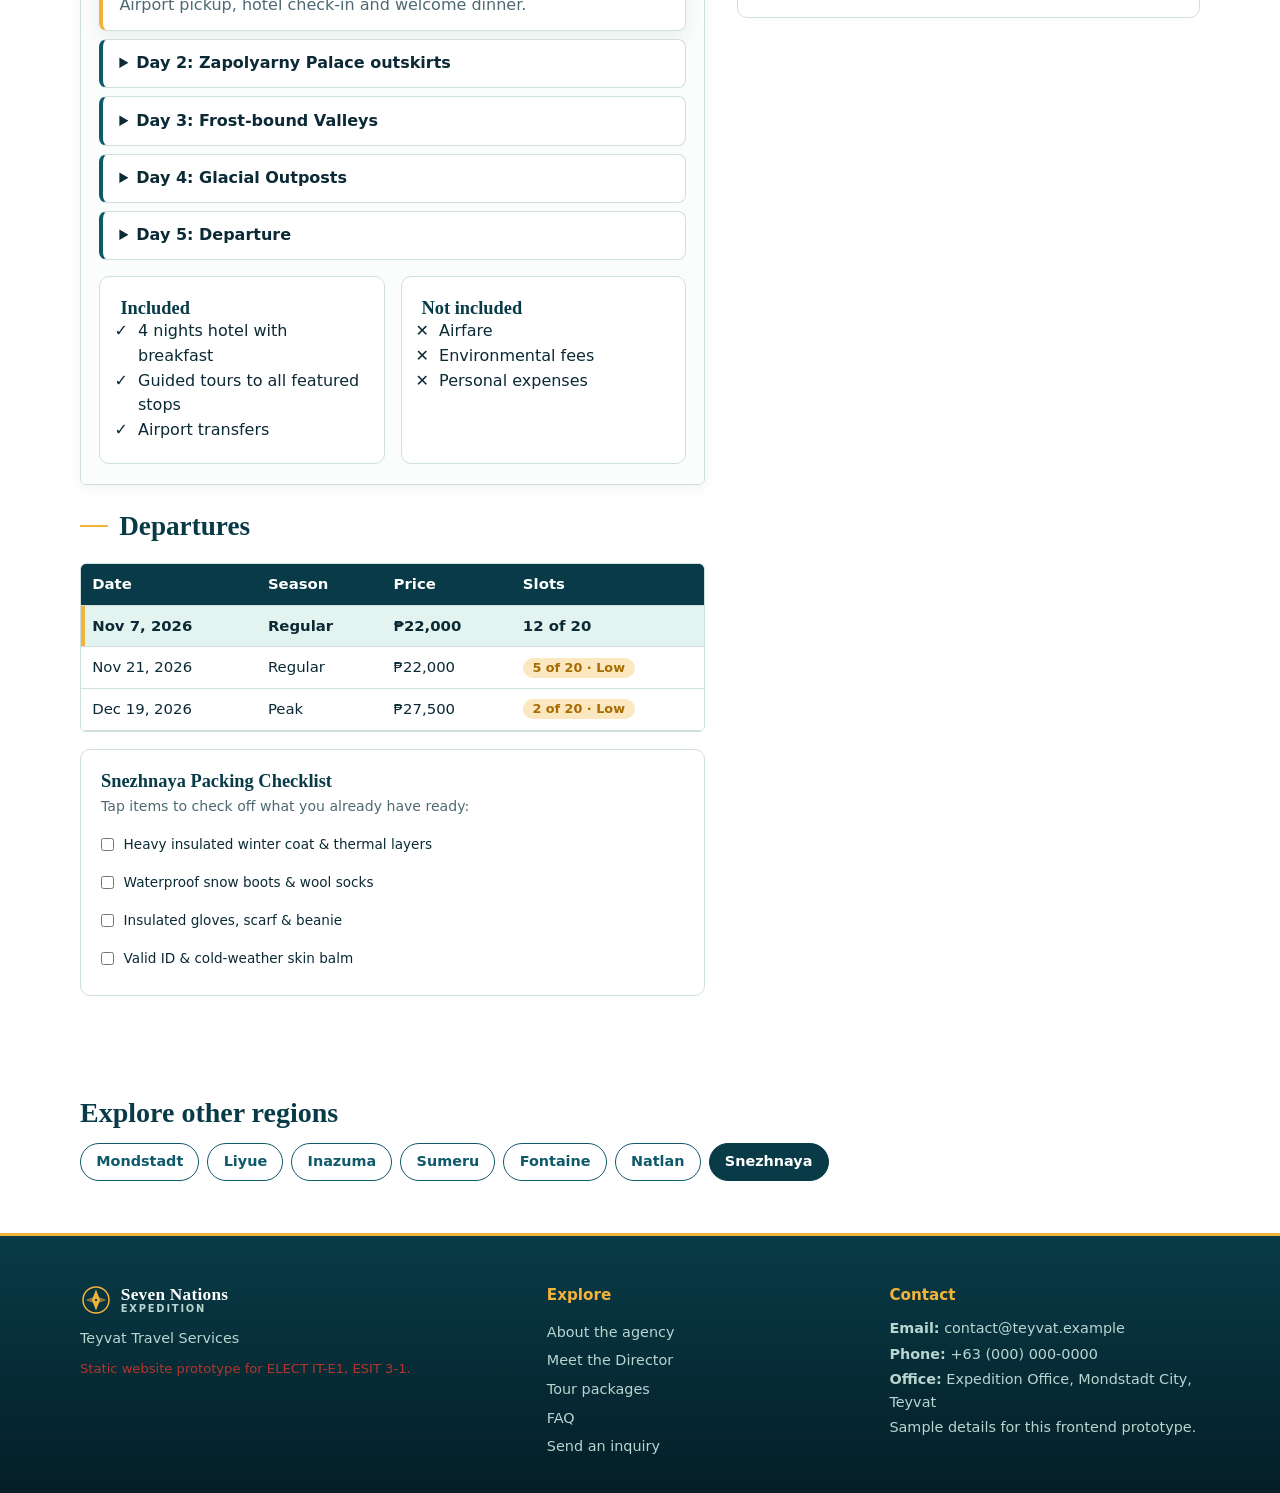
<file: html/snezhnaya.html>
<!DOCTYPE html>
<html lang="en">
<head>
<meta charset="utf-8">
<meta name="viewport" content="width=device-width, initial-scale=1, viewport-fit=cover">
<meta name="theme-color" content="#083b47">
<title>Snezhnaya: The Eternal White Tundra – Seven Nations Expedition</title>
<link rel="stylesheet" href="../css/style.css">
<script src="../js/main.js" defer></script>
</head>
<body class="region-page">

<!-- ======================================================= 1. HEADER -->
<header class="top"><div class="wrap">
  <a class="brand" href="index.html" aria-label="Seven Nations Expedition home"><svg class="brand-mark" viewBox="0 0 32 32" aria-hidden="true" focusable="false"><circle cx="16" cy="16" r="13" fill="none" stroke="currentColor" stroke-width="1.5"/><path d="M16 5.5 20 16l-4 10.5L12 16 16 5.5Z" fill="currentColor"/><path d="M5.5 16 16 12l10.5 4L16 20 5.5 16Z" fill="currentColor" opacity=".55"/><circle cx="16" cy="16" r="2" fill="#083b47" stroke="currentColor" stroke-width="1.5"/></svg><span class="brand-copy"><span>Seven Nations</span><small>Expedition</small></span></a>
  <input type="checkbox" id="menu" class="toggle" aria-label="Toggle menu"><label for="menu" class="menu-btn" aria-label="Toggle menu"><span class="sr-only">Toggle menu</span></label>
  <nav id="nav" aria-label="Main">
    <a href="index.html#about">About</a>
    <a href="index.html#director">Director</a>
    <a href="index.html#packages">Packages &amp; Bookings</a>
    <a href="index.html#faq">FAQ and inquiry</a>
  </nav>
</div></header>

<main>

<!-- ======================================================= 2. REGION HERO + THEME MUSIC -->
<div class="region-hero" style="--hero:url('../image/ewt.jpg')"><div class="wrap">
  <div class="region-hero-intro">
    <a class="back" href="index.html#packages">← All packages</a>
    <p class="eyebrow">Snezhnaya · SNEZ-07</p>
    <h1>The Eternal White Tundra</h1>
    <div class="tags"><span class="tag">5D4N</span><span class="tag">Winter</span><span class="tag">SNEZ-07</span><span class="tag">4 slots left</span></div>
    <p class="lead">A majestic winter expedition exploring frosted architectural marvels, grand palaces, and cozy alpine chalets under the aurora.</p>
    <div class="hero-row">
      <div class="price">₱22,000 <small>per person</small></div>
      <div class="actions"><a class="btn" href="#book">Book this trip</a><a class="btn alt light" href="index.html#inquiry">Ask about it</a></div>
    </div>
  </div>

    <nav class="hero-compass" aria-label="Explore Teyvat regions">
      <span class="compass-orbit" aria-hidden="true"></span>
      <span class="compass-name" aria-hidden="true">TEYVAT</span>
      <a class="compass-node compass-mondstadt" href="mondstadt.html" aria-label="Explore Mondstadt"><span class="compass-dot"></span><span class="compass-label">Mondstadt</span></a>
      <a class="compass-node compass-liyue" href="liyue.html" aria-label="Explore Liyue"><span class="compass-dot"></span><span class="compass-label">Liyue</span></a>
      <a class="compass-node compass-inazuma" href="inazuma.html" aria-label="Explore Inazuma"><span class="compass-dot"></span><span class="compass-label">Inazuma</span></a>
      <a class="compass-node compass-sumeru" href="sumeru.html" aria-label="Explore Sumeru"><span class="compass-dot"></span><span class="compass-label">Sumeru</span></a>
      <a class="compass-node compass-fontaine" href="fontaine.html" aria-label="Explore Fontaine"><span class="compass-dot"></span><span class="compass-label">Fontaine</span></a>
      <a class="compass-node compass-natlan" href="natlan.html" aria-label="Explore Natlan"><span class="compass-dot"></span><span class="compass-label">Natlan</span></a>
      <a class="compass-node compass-snezhnaya" href="snezhnaya.html" aria-current="page" aria-label="Explore Snezhnaya"><span class="compass-dot"></span><span class="compass-label">Snezhnaya</span></a>
      <span class="compass-needle" aria-hidden="true">
        <svg viewBox="0 0 200 200" xmlns="http://www.w3.org/2000/svg">
          <polygon points="10,100 100,92 190,100 100,108" fill="none" stroke="#E6B254" stroke-width="2" opacity=".8"/>
          <polygon points="30,100 100,97 170,100 100,103" fill="#E6B254" opacity=".9"/>
          <polygon points="100,20 104,100 100,180 96,100" fill="#FFEAA7" opacity=".7"/>
          <polygon points="100,10 115,100 100,190 85,100" fill="#E6B254"/>
          <polygon points="100,40 106,100 100,160 94,100" fill="#F4D03F"/>
        </svg>
      </span>
    </nav>
</div></div>

<!-- ======================================================= 3. TRIP DETAILS + BOOKING -->
<section><div class="wrap two">
  <div class="content">
    
      
      
      
      <h4>Featured stops</h4>
      <ul class="spots">
        <li class="spot"><div class="ph" style="--img:url('../image/snezhnaya-1.jpg')" role="img" aria-label="Zapolyarny Palace outskirts"></div><div class="cap"><h4>Zapolyarny Palace outskirts</h4><p>It is located in Snezhnograd and is the residence of the Cryo Archon from which they rule over Snezhnaya.</p></div></li>
        <li class="spot"><div class="ph" style="--img:url('../image/snezhnaya-2.jpg')" role="img" aria-label="Frost-bound Valleys"></div><div class="cap"><h4>Frost-bound Valleys</h4><p>The biting, ice-locked terrain that serves as a core entry point to the nation's permafrost zones.</p></div></li>
        <li class="spot"><div class="ph" style="--img:url('../image/snezhnaya-3.jpg')" role="img" aria-label="Glacial Outposts"></div><div class="cap"><h4>Glacial Outposts</h4><p>A treacherous high-altitude mountain peak that challenges even the most seasoned adventurers.</p></div></li>
        <li class="spot"><div class="ph" style="--img:url('../image/snezhnaya-4.jpg')" role="img" aria-label="Svetloledovka Mines"></div><div class="cap"><h4>Svetloledovka Mines</h4><p>A vital industrial mining site prone to intense environmental shifts and home to underground secrets.</p></div></li>
        <li class="spot"><div class="ph" style="--img:url('../image/snezhnaya-5.jpg')" role="img" aria-label="Frostbearing Tree"></div><div class="cap"><h4>Frostbearing Tree</h4><p>It is a new sprout of an ancient Irminsul Tree that was destroyed by the Skyfrost Nail. Revived by the blood of the Abyssal dragon Durin, it finally bloomed once more after the Traveler shattered the Ancient Rime that encased it during the World Quest In the Mountains.</p></div></li>
      </ul>
      <details class="morephotos"><summary>Foods</summary><div class="thumbs"><figure class="food-item"><span class="th" aria-hidden="true" style="--img:url('../image/snezhnaya-6.jpg')"></span><figcaption>Borscht</figcaption></figure><figure class="food-item"><span class="th" aria-hidden="true" style="--img:url('../image/snezhnaya-7.jpg')"></span><figcaption>Meat-Filled Rye Bun</figcaption></figure><figure class="food-item"><span class="th" aria-hidden="true" style="--img:url('../image/snezhnaya-8.jpg')"></span><figcaption>Zharkoye</figcaption></figure><figure class="food-item"><span class="th" aria-hidden="true" style="--img:url('../image/snezhnaya-9.jpg')"></span><figcaption>Snezhnaya Shashliks</figcaption></figure><figure class="food-item"><span class="th" aria-hidden="true" style="--img:url('../image/snezhnaya-10.jpg')"></span><figcaption>Snowrealm Okroshkas</figcaption></figure><figure class="food-item"><span class="th" aria-hidden="true" style="--img:url('../image/snezhnaya-11.jpg')"></span><figcaption>Snowball Blooms Atop Snowfields</figcaption></figure></div></details>
      <h4>Itinerary</h4>
      <details open=""><summary>Day 1: Arrival</summary><p>Airport pickup, hotel check-in and welcome dinner.</p></details>
      <details><summary>Day 2: Zapolyarny Palace outskirts</summary><p>Guided visit to Zapolyarny Palace outskirts with lunch.</p></details>
      <details><summary>Day 3: Frost-bound Valleys</summary><p>Guided visit to Frost-bound Valleys.</p></details>
      <details><summary>Day 4: Glacial Outposts</summary><p>Guided visit to Glacial Outposts and free evening.</p></details>
      <details><summary>Day 5: Departure</summary><p>Breakfast, then airport drop-off.</p></details>
      <div class="inc">
        <div class="card"><h3>Included</h3><ul class="list yes"><li>4 nights hotel with breakfast</li><li>Guided tours to all featured stops</li><li>Airport transfers</li></ul></div>
        <div class="card"><h3>Not included</h3><ul class="list no"><li>Airfare</li><li>Environmental fees</li><li>Personal expenses</li></ul></div>
      </div>
      <h4>Departures</h4>
      <div class="scroll"><table><thead><tr><th>Date</th><th>Season</th><th>Price</th><th>Slots</th></tr></thead><tbody><tr><td>Nov 7, 2026</td><td>Regular</td><td>₱22,000</td><td>12 of 20</td></tr><tr><td>Nov 21, 2026</td><td>Regular</td><td>₱22,000</td><td>5 of 20</td></tr><tr><td>Dec 19, 2026</td><td>Peak</td><td>₱27,500</td><td>2 of 20</td></tr></tbody></table></div>
    
  </div>
  <aside class="card" id="book" aria-labelledby="bk">
    <h2 id="bk">Book this trip</h2>
    <form id="bookForm" action="#book">
      <label for="pk">Package</label>
      <select id="pk"><option value="mond">Mondstadt – The City of Freedom Expedition (₱12,500)</option><option value="liyue">Liyue – The Harbor of Stone and Commerce (₱15,000)</option><option value="inazuma">Inazuma – The Realm of Eternal Thunder (₱18,000)</option><option value="sumeru">Sumeru – The City of Wisdom &amp; Rainforest Retreat (₱14,000)</option><option value="fontaine">Fontaine – The Capital of Justice, Steam, and Aquanics (₱20,000)</option><option value="natlan">Natlan – The Land of Ash, Hot Springs, and Valor (₱16,500)</option><option value="snezhnaya" selected>Snezhnaya – The Eternal White Tundra (₱22,000)</option></select>

      <div class="f2 mt">
        <div><label for="dep">Departure date</label><select id="dep"><option value="Nov 7, 2026">Nov 7, 2026</option><option value="Nov 21, 2026">Nov 21, 2026</option><option value="Dec 19, 2026">Dec 19, 2026 (peak)</option></select></div>
        <div><label for="tier">Package tier</label>
          <select id="tier">
            <option value="0">Standard</option>
            <option value="1800">Comfort (+₱1,800)</option>
            <option value="3500">Premium (+₱3,500)</option>
          </select></div>
      </div>

      <div class="f3">
        <div><label for="ad">Adults</label>
          <input id="ad" type="number" inputmode="numeric" min="1" value="2"></div>
        <div><label for="ch">Children</label>
          <input id="ch" type="number" inputmode="numeric" min="0" value="1"></div>
        <div><label for="in">Infants</label>
          <input id="in" type="number" inputmode="numeric" min="0" value="0"></div>
      </div>

      <label>Add-ons</label>
      <div class="check"><input type="checkbox" id="a1" data-price="600"><label for="a1">Airport transfers (₱600)</label></div>
      <div class="check"><input type="checkbox" id="a2" data-price="1900"><label for="a2">Extra night stay (₱1,900)</label></div>
      <div class="check"><input type="checkbox" id="a3" data-price="1500"><label for="a3">Single-occupancy supplement (₱1,500)</label></div>

      <div class="sum">
        <h3>Price summary (example: Mondstadt, 2 adults + 1 child)</h3>
        <div class="row"><span>2 adults × ₱12,500</span><span>₱25,000</span></div>
        <div class="row"><span>1 child × ₱9,375</span><span>₱9,375</span></div>
        <div class="row"><span>Add-ons</span><span>₱0</span></div>
        <div class="row tot"><span>Total</span><span>₱34,375</span></div>
      </div>

      <h3 class="mt">Guest details</h3>
      <div class="f2">
        <div><label for="gn">Full name (as on ID)</label><input id="gn" autocomplete="name"></div>
        <div><label for="pp">ID or passport number</label><input id="pp"></div>
      </div>
      <div class="f2">
        <div><label for="ec">Emergency contact name</label><input id="ec"></div>
        <div><label for="ep">Emergency contact number</label><input id="ep" type="tel" inputmode="tel"></div>
      </div>
      <label for="diet">Dietary restrictions</label>
      <textarea id="diet" rows="2"></textarea>

      <h3 class="mt">Payment</h3>
      <div class="pay">
        <label><input type="radio" name="plan" value="full" checked> Pay in full</label>
        <label><input type="radio" name="plan" value="deposit"> ₱5,000 deposit</label>
        <label><input type="radio" name="plan" value="split"> Split in 3</label>
      </div>
      <div class="pay">
        <label><input type="radio" name="m" value="gcash" checked> GCash</label>
        <label><input type="radio" name="m" value="maya"> Maya</label>
        <label><input type="radio" name="m" value="card"> Card</label>
        <label><input type="radio" name="m" value="proof"> Upload proof</label>
      </div>
      <label for="proof">Proof of payment (if paying manually)</label>
      <input id="proof" type="file" accept="image/*,.pdf">

      <button class="btn block mt" type="submit">Reserve and pay</button>
      <p class="notice sm">Prototype: this form does not save reservations.</p>
    </form>
  </aside>
</div></section>

<!-- ======================================================= 4. OTHER REGIONS -->
<section id="regions"><div class="wrap">
  <h2>Explore other regions</h2>
  <nav class="chips" aria-label="Regions">
      <a class="chip" href="mondstadt.html">Mondstadt</a>
      <a class="chip" href="liyue.html">Liyue</a>
      <a class="chip" href="inazuma.html">Inazuma</a>
      <a class="chip" href="sumeru.html">Sumeru</a>
      <a class="chip" href="fontaine.html">Fontaine</a>
      <a class="chip" href="natlan.html">Natlan</a>
      <a class="chip" aria-current="page" href="snezhnaya.html">Snezhnaya</a>
  </nav>
</div></section>
</main>

<!-- ======================================================= 5. FOOTER -->
<footer class="sitefoot"><div class="wrap footgrid">
  <div>
    <h3 class="footer-brand"><svg class="brand-mark" viewBox="0 0 32 32" aria-hidden="true" focusable="false"><circle cx="16" cy="16" r="13" fill="none" stroke="currentColor" stroke-width="1.5"/><path d="M16 5.5 20 16l-4 10.5L12 16 16 5.5Z" fill="currentColor"/><path d="M5.5 16 16 12l10.5 4L16 20 5.5 16Z" fill="currentColor" opacity=".55"/><circle cx="16" cy="16" r="2" fill="#083b47" stroke="currentColor" stroke-width="1.5"/></svg><span class="brand-copy"><span>Seven Nations</span><small>Expedition</small></span></h3>
    <p>Teyvat Travel Services</p>
    <p class="notice sm">Static website prototype for ELECT IT-E1, ESIT 3-1.</p>
  </div>
  <div>
    <h4>Explore</h4>
    <a href="index.html#about">About the agency</a>
    <a href="index.html#director">Meet the Director</a>
    <a href="index.html#packages">Tour packages</a>
    <a href="index.html#faq">FAQ</a>
    <a href="index.html#inquiry">Send an inquiry</a>
  </div>
  <div>
    <h4>Contact</h4>
    <p><b>Email:</b> contact@teyvat.example</p>
    <p><b>Phone:</b> +63 (000) 000-0000</p>
    <p><b>Office:</b> Expedition Office, Mondstadt City, Teyvat</p>
    <p class="contact-note">Sample details for this frontend prototype.</p>
  </div>
</div></footer>

<!-- ======================================================= 6. MOBILE HELPERS -->
<nav class="dock" aria-label="Quick actions">
  <a href="index.html">Home</a>
  <a href="#book">Book</a>
  <a href="#regions">Regions</a>
  <a href="index.html#inquiry">Inquire</a>
</nav>
<a class="totop" href="#" aria-label="Back to top">↑</a>
</body>
</html>
</file>
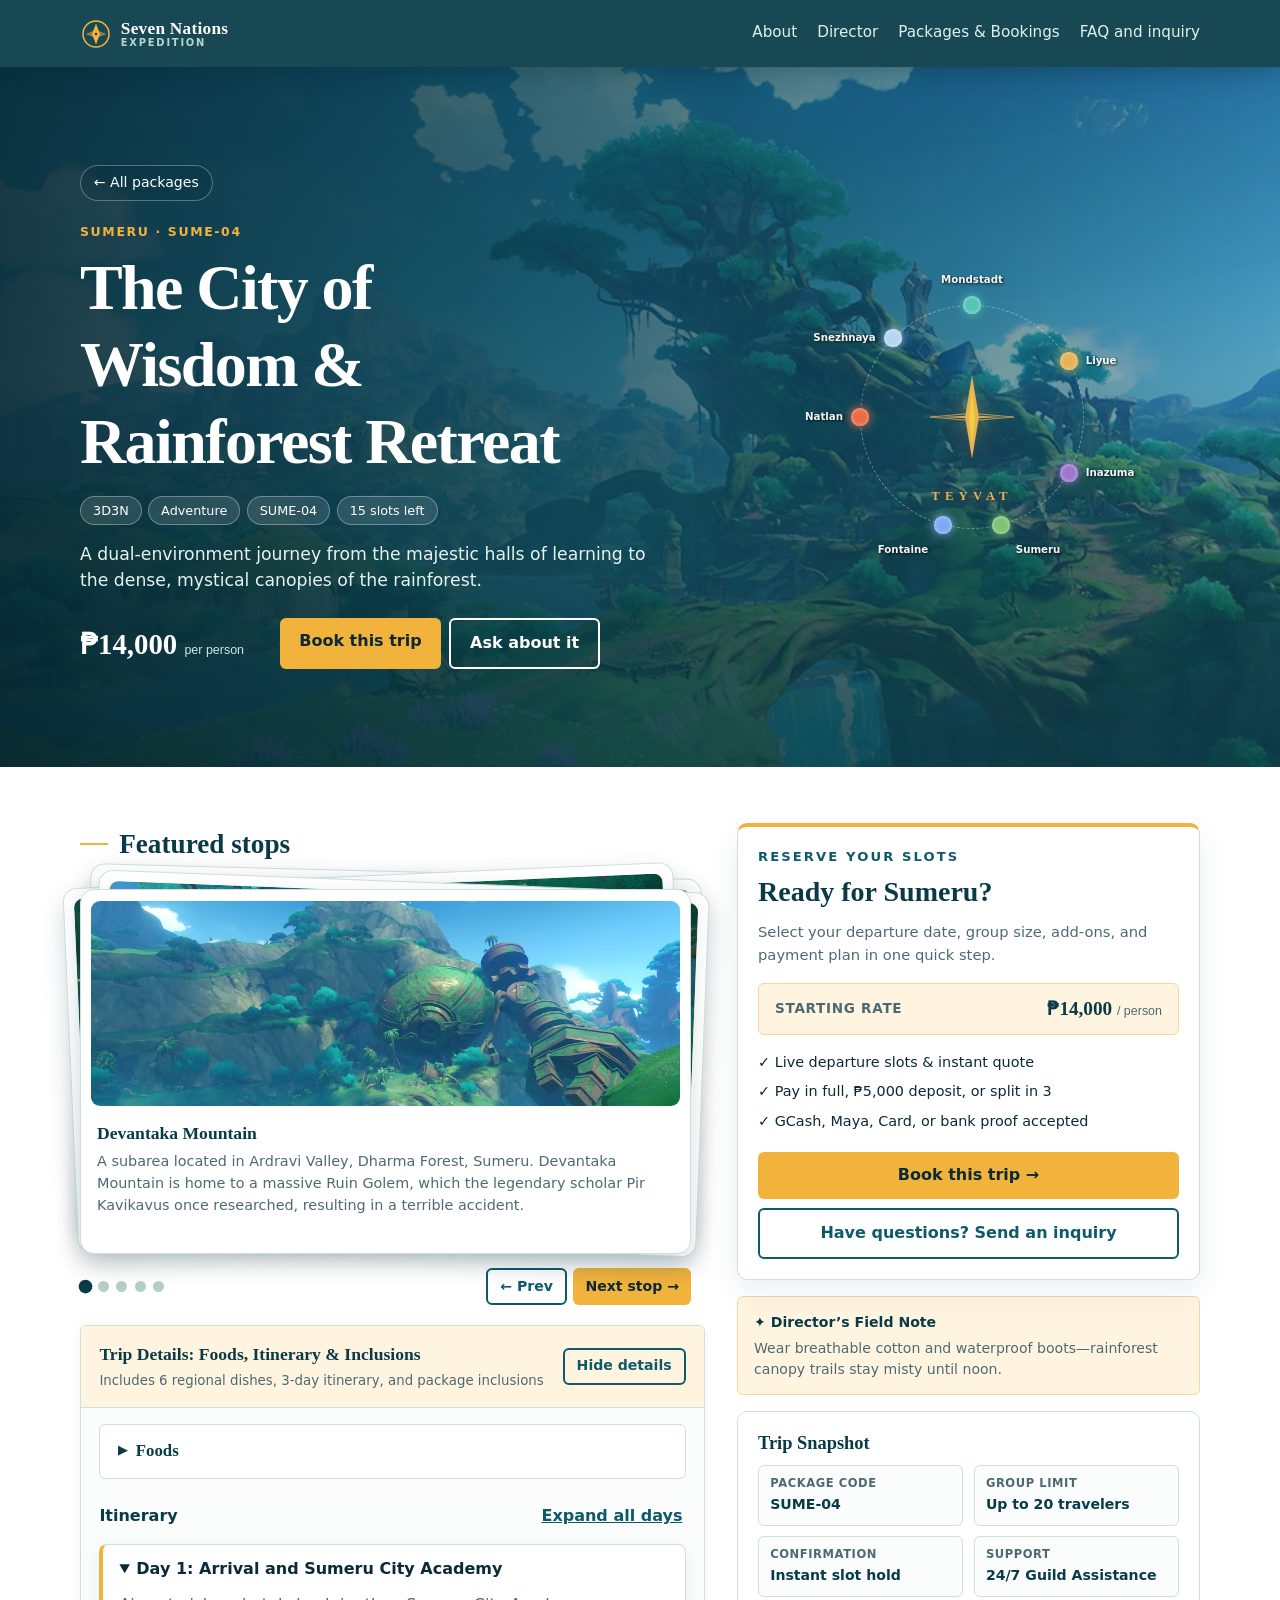
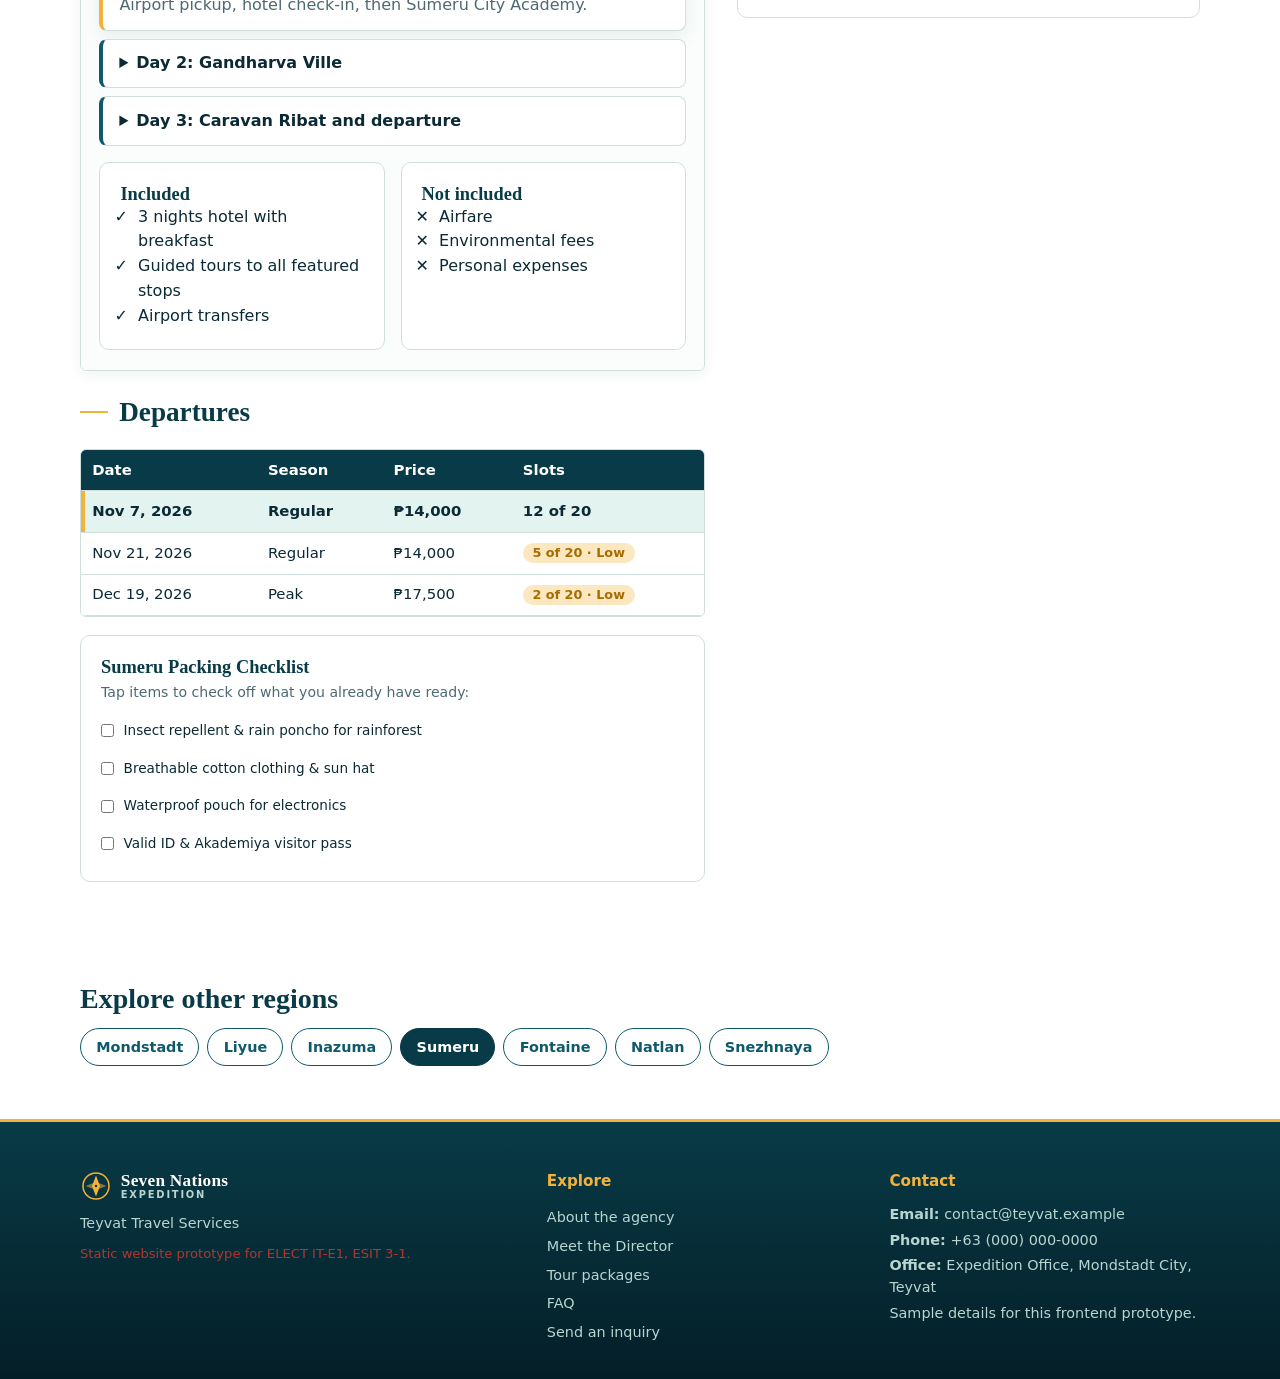
<file: html/sumeru.html>
<!DOCTYPE html>
<html lang="en">
<head>
<meta charset="utf-8">
<meta name="viewport" content="width=device-width, initial-scale=1, viewport-fit=cover">
<meta name="theme-color" content="#083b47">
<title>Sumeru: The City of Wisdom & Rainforest Retreat – Seven Nations Expedition</title>
<link rel="stylesheet" href="../css/style.css">
<script src="../js/main.js" defer></script>
</head>
<body class="region-page">

<!-- ======================================================= 1. HEADER -->
<header class="top"><div class="wrap">
  <a class="brand" href="index.html" aria-label="Seven Nations Expedition home"><svg class="brand-mark" viewBox="0 0 32 32" aria-hidden="true" focusable="false"><circle cx="16" cy="16" r="13" fill="none" stroke="currentColor" stroke-width="1.5"/><path d="M16 5.5 20 16l-4 10.5L12 16 16 5.5Z" fill="currentColor"/><path d="M5.5 16 16 12l10.5 4L16 20 5.5 16Z" fill="currentColor" opacity=".55"/><circle cx="16" cy="16" r="2" fill="#083b47" stroke="currentColor" stroke-width="1.5"/></svg><span class="brand-copy"><span>Seven Nations</span><small>Expedition</small></span></a>
  <input type="checkbox" id="menu" class="toggle" aria-label="Toggle menu"><label for="menu" class="menu-btn" aria-label="Toggle menu"><span class="sr-only">Toggle menu</span></label>
  <nav id="nav" aria-label="Main">
    <a href="index.html#about">About</a>
    <a href="index.html#director">Director</a>
    <a href="index.html#packages">Packages &amp; Bookings</a>
    <a href="index.html#faq">FAQ and inquiry</a>
  </nav>
</div></header>

<main>

<!-- ======================================================= 2. REGION HERO + THEME MUSIC -->
<div class="region-hero" style="--hero:url('../image/cwrr.jpg')"><div class="wrap">
  <div class="region-hero-intro">
    <a class="back" href="index.html#packages">← All packages</a>
    <p class="eyebrow">Sumeru · SUME-04</p>
    <h1>The City of Wisdom &amp; Rainforest Retreat</h1>
    <div class="tags"><span class="tag">3D3N</span><span class="tag">Adventure</span><span class="tag">SUME-04</span><span class="tag">15 slots left</span></div>
    <p class="lead">A dual-environment journey from the majestic halls of learning to the dense, mystical canopies of the rainforest.</p>
    <div class="hero-row">
      <div class="price">₱14,000 <small>per person</small></div>
      <div class="actions"><a class="btn" href="#book">Book this trip</a><a class="btn alt light" href="index.html#inquiry">Ask about it</a></div>
    </div>
  </div>

    <nav class="hero-compass" aria-label="Explore Teyvat regions">
      <span class="compass-orbit" aria-hidden="true"></span>
      <span class="compass-name" aria-hidden="true">TEYVAT</span>
      <a class="compass-node compass-mondstadt" href="mondstadt.html" aria-label="Explore Mondstadt"><span class="compass-dot"></span><span class="compass-label">Mondstadt</span></a>
      <a class="compass-node compass-liyue" href="liyue.html" aria-label="Explore Liyue"><span class="compass-dot"></span><span class="compass-label">Liyue</span></a>
      <a class="compass-node compass-inazuma" href="inazuma.html" aria-label="Explore Inazuma"><span class="compass-dot"></span><span class="compass-label">Inazuma</span></a>
      <a class="compass-node compass-sumeru" href="sumeru.html" aria-current="page" aria-label="Explore Sumeru"><span class="compass-dot"></span><span class="compass-label">Sumeru</span></a>
      <a class="compass-node compass-fontaine" href="fontaine.html" aria-label="Explore Fontaine"><span class="compass-dot"></span><span class="compass-label">Fontaine</span></a>
      <a class="compass-node compass-natlan" href="natlan.html" aria-label="Explore Natlan"><span class="compass-dot"></span><span class="compass-label">Natlan</span></a>
      <a class="compass-node compass-snezhnaya" href="snezhnaya.html" aria-label="Explore Snezhnaya"><span class="compass-dot"></span><span class="compass-label">Snezhnaya</span></a>
      <span class="compass-needle" aria-hidden="true">
        <svg viewBox="0 0 200 200" xmlns="http://www.w3.org/2000/svg">
          <polygon points="10,100 100,92 190,100 100,108" fill="none" stroke="#E6B254" stroke-width="2" opacity=".8"/>
          <polygon points="30,100 100,97 170,100 100,103" fill="#E6B254" opacity=".9"/>
          <polygon points="100,20 104,100 100,180 96,100" fill="#FFEAA7" opacity=".7"/>
          <polygon points="100,10 115,100 100,190 85,100" fill="#E6B254"/>
          <polygon points="100,40 106,100 100,160 94,100" fill="#F4D03F"/>
        </svg>
      </span>
    </nav>
</div></div>

<!-- ======================================================= 3. TRIP DETAILS + BOOKING -->
<section><div class="wrap two">
  <div class="content">
    
      
      
      
      <h4>Featured stops</h4>
      <ul class="spots">
        <li class="spot"><div class="ph" style="--img:url('../image/sumeru-1.jpg')" role="img" aria-label="Devantaka Mountain"></div><div class="cap"><h4>Devantaka Mountain</h4><p>A subarea located in Ardravi Valley, Dharma Forest, Sumeru. Devantaka Mountain is home to a massive Ruin Golem, which the legendary scholar Pir Kavikavus once researched, resulting in a terrible accident.</p></div></li>
        <li class="spot"><div class="ph" style="--img:url('../image/sumeru-2.jpg')" role="img" aria-label="Apam Woods"></div><div class="cap"><h4>Apam Woods</h4><p>A subarea located in Ashavan Realm, Dharma Forest, Sumeru. It is a massive rainforest with trees that stretch towards the sky. After completing the World Quest A Prayer for Rain on the Fecund Land, the player will be able to operate the Varuna Contraption and control the rain.</p></div></li>
        <li class="spot"><div class="ph" style="--img:url('../image/sumeru-3.jpg')" role="img" aria-label="Chinvat Ravine"></div><div class="cap"><h4>Chinvat Ravine</h4><p>A subarea located in Avidya Forest, Dharma Forest, Sumeru. It is a ravine located below Sumeru City, at the base of the Divine Tree.</p></div></li>
        <li class="spot"><div class="ph" style="--img:url('../image/sumeru-4.jpg')" role="img" aria-label="Old Vanarana"></div><div class="cap"><h4>Old Vanarana</h4><p>A subarea located in Lost Nursery, Dharma Forest, Sumeru. It was the home of the Aranara for hundreds of years before the cataclysm.</p></div></li>
        <li class="spot"><div class="ph" style="--img:url('../image/sumeru-5.jpg')" role="img" aria-label="Aaru Village"></div><div class="cap"><h4>Aaru Village</h4><p>A subarea located in Land of Lower Setekh, Great Red Sand, Sumeru. The largest human settlement in the desert, Aaru Village houses the followers and descendants of King Deshret, as well as exiled scholars from the Akademiya.</p></div></li>
      </ul>
      <details class="morephotos"><summary>Foods</summary><div class="thumbs"><figure class="food-item"><span class="th" aria-hidden="true" style="--img:url('../image/sumeru-6.jpg')"></span><figcaption>Butter Chicken</figcaption></figure><figure class="food-item"><span class="th" aria-hidden="true" style="--img:url('../image/sumeru-7.jpg')"></span><figcaption>Biryani</figcaption></figure><figure class="food-item"><span class="th" aria-hidden="true" style="--img:url('../image/sumeru-8.jpg')"></span><figcaption>Padisarah Pudding</figcaption></figure><figure class="food-item"><span class="th" aria-hidden="true" style="--img:url('../image/sumeru-9.jpg')"></span><figcaption>Tahchin</figcaption></figure><figure class="food-item"><span class="th" aria-hidden="true" style="--img:url('../image/sumeru-10.jpg')"></span><figcaption>Shawarma Wrap</figcaption></figure><figure class="food-item"><span class="th" aria-hidden="true" style="--img:url('../image/sumeru-11.jpg')"></span><figcaption>Pita Pocket</figcaption></figure></div></details>
      <h4>Itinerary</h4>
      <details open=""><summary>Day 1: Arrival and Sumeru City Academy</summary><p>Airport pickup, hotel check-in, then Sumeru City Academy.</p></details>
      <details><summary>Day 2: Gandharva Ville</summary><p>Guided visit to Gandharva Ville with lunch.</p></details>
      <details><summary>Day 3: Caravan Ribat and departure</summary><p>Visit Caravan Ribat, then airport drop-off.</p></details>
      <div class="inc">
        <div class="card"><h3>Included</h3><ul class="list yes"><li>3 nights hotel with breakfast</li><li>Guided tours to all featured stops</li><li>Airport transfers</li></ul></div>
        <div class="card"><h3>Not included</h3><ul class="list no"><li>Airfare</li><li>Environmental fees</li><li>Personal expenses</li></ul></div>
      </div>
      <h4>Departures</h4>
      <div class="scroll"><table><thead><tr><th>Date</th><th>Season</th><th>Price</th><th>Slots</th></tr></thead><tbody><tr><td>Nov 7, 2026</td><td>Regular</td><td>₱14,000</td><td>12 of 20</td></tr><tr><td>Nov 21, 2026</td><td>Regular</td><td>₱14,000</td><td>5 of 20</td></tr><tr><td>Dec 19, 2026</td><td>Peak</td><td>₱17,500</td><td>2 of 20</td></tr></tbody></table></div>
    
  </div>
  <aside class="card" id="book" aria-labelledby="bk">
    <h2 id="bk">Book this trip</h2>
    <form id="bookForm" action="#book">
      <label for="pk">Package</label>
      <select id="pk"><option value="mond">Mondstadt – The City of Freedom Expedition (₱12,500)</option><option value="liyue">Liyue – The Harbor of Stone and Commerce (₱15,000)</option><option value="inazuma">Inazuma – The Realm of Eternal Thunder (₱18,000)</option><option value="sumeru" selected>Sumeru – The City of Wisdom &amp; Rainforest Retreat (₱14,000)</option><option value="fontaine">Fontaine – The Capital of Justice, Steam, and Aquanics (₱20,000)</option><option value="natlan">Natlan – The Land of Ash, Hot Springs, and Valor (₱16,500)</option><option value="snezhnaya">Snezhnaya – The Eternal White Tundra (₱22,000)</option></select>

      <div class="f2 mt">
        <div><label for="dep">Departure date</label><select id="dep"><option value="Nov 7, 2026">Nov 7, 2026</option><option value="Nov 21, 2026">Nov 21, 2026</option><option value="Dec 19, 2026">Dec 19, 2026 (peak)</option></select></div>
        <div><label for="tier">Package tier</label>
          <select id="tier">
            <option value="0">Standard</option>
            <option value="1800">Comfort (+₱1,800)</option>
            <option value="3500">Premium (+₱3,500)</option>
          </select></div>
      </div>

      <div class="f3">
        <div><label for="ad">Adults</label>
          <input id="ad" type="number" inputmode="numeric" min="1" value="2"></div>
        <div><label for="ch">Children</label>
          <input id="ch" type="number" inputmode="numeric" min="0" value="1"></div>
        <div><label for="in">Infants</label>
          <input id="in" type="number" inputmode="numeric" min="0" value="0"></div>
      </div>

      <label>Add-ons</label>
      <div class="check"><input type="checkbox" id="a1" data-price="600"><label for="a1">Airport transfers (₱600)</label></div>
      <div class="check"><input type="checkbox" id="a2" data-price="1900"><label for="a2">Extra night stay (₱1,900)</label></div>
      <div class="check"><input type="checkbox" id="a3" data-price="1500"><label for="a3">Single-occupancy supplement (₱1,500)</label></div>

      <div class="sum">
        <h3>Price summary (example: Mondstadt, 2 adults + 1 child)</h3>
        <div class="row"><span>2 adults × ₱12,500</span><span>₱25,000</span></div>
        <div class="row"><span>1 child × ₱9,375</span><span>₱9,375</span></div>
        <div class="row"><span>Add-ons</span><span>₱0</span></div>
        <div class="row tot"><span>Total</span><span>₱34,375</span></div>
      </div>

      <h3 class="mt">Guest details</h3>
      <div class="f2">
        <div><label for="gn">Full name (as on ID)</label><input id="gn" autocomplete="name"></div>
        <div><label for="pp">ID or passport number</label><input id="pp"></div>
      </div>
      <div class="f2">
        <div><label for="ec">Emergency contact name</label><input id="ec"></div>
        <div><label for="ep">Emergency contact number</label><input id="ep" type="tel" inputmode="tel"></div>
      </div>
      <label for="diet">Dietary restrictions</label>
      <textarea id="diet" rows="2"></textarea>

      <h3 class="mt">Payment</h3>
      <div class="pay">
        <label><input type="radio" name="plan" value="full" checked> Pay in full</label>
        <label><input type="radio" name="plan" value="deposit"> ₱5,000 deposit</label>
        <label><input type="radio" name="plan" value="split"> Split in 3</label>
      </div>
      <div class="pay">
        <label><input type="radio" name="m" value="gcash" checked> GCash</label>
        <label><input type="radio" name="m" value="maya"> Maya</label>
        <label><input type="radio" name="m" value="card"> Card</label>
        <label><input type="radio" name="m" value="proof"> Upload proof</label>
      </div>
      <label for="proof">Proof of payment (if paying manually)</label>
      <input id="proof" type="file" accept="image/*,.pdf">

      <button class="btn block mt" type="submit">Reserve and pay</button>
      <p class="notice sm">Prototype: this form does not save reservations.</p>
    </form>
  </aside>
</div></section>

<!-- ======================================================= 4. OTHER REGIONS -->
<section id="regions"><div class="wrap">
  <h2>Explore other regions</h2>
  <nav class="chips" aria-label="Regions">
      <a class="chip" href="mondstadt.html">Mondstadt</a>
      <a class="chip" href="liyue.html">Liyue</a>
      <a class="chip" href="inazuma.html">Inazuma</a>
      <a class="chip" aria-current="page" href="sumeru.html">Sumeru</a>
      <a class="chip" href="fontaine.html">Fontaine</a>
      <a class="chip" href="natlan.html">Natlan</a>
      <a class="chip" href="snezhnaya.html">Snezhnaya</a>
  </nav>
</div></section>
</main>

<!-- ======================================================= 5. FOOTER -->
<footer class="sitefoot"><div class="wrap footgrid">
  <div>
    <h3 class="footer-brand"><svg class="brand-mark" viewBox="0 0 32 32" aria-hidden="true" focusable="false"><circle cx="16" cy="16" r="13" fill="none" stroke="currentColor" stroke-width="1.5"/><path d="M16 5.5 20 16l-4 10.5L12 16 16 5.5Z" fill="currentColor"/><path d="M5.5 16 16 12l10.5 4L16 20 5.5 16Z" fill="currentColor" opacity=".55"/><circle cx="16" cy="16" r="2" fill="#083b47" stroke="currentColor" stroke-width="1.5"/></svg><span class="brand-copy"><span>Seven Nations</span><small>Expedition</small></span></h3>
    <p>Teyvat Travel Services</p>
    <p class="notice sm">Static website prototype for ELECT IT-E1, ESIT 3-1.</p>
  </div>
  <div>
    <h4>Explore</h4>
    <a href="index.html#about">About the agency</a>
    <a href="index.html#director">Meet the Director</a>
    <a href="index.html#packages">Tour packages</a>
    <a href="index.html#faq">FAQ</a>
    <a href="index.html#inquiry">Send an inquiry</a>
  </div>
  <div>
    <h4>Contact</h4>
    <p><b>Email:</b> contact@teyvat.example</p>
    <p><b>Phone:</b> +63 (000) 000-0000</p>
    <p><b>Office:</b> Expedition Office, Mondstadt City, Teyvat</p>
    <p class="contact-note">Sample details for this frontend prototype.</p>
  </div>
</div></footer>

<!-- ======================================================= 6. MOBILE HELPERS -->
<nav class="dock" aria-label="Quick actions">
  <a href="index.html">Home</a>
  <a href="#book">Book</a>
  <a href="#regions">Regions</a>
  <a href="index.html#inquiry">Inquire</a>
</nav>
<a class="totop" href="#" aria-label="Back to top">↑</a>
</body>
</html>
</file>
<file: css/style.css>
/* ==========================================================================
   Seven Nations Expedition: Shared Stylesheet

   1.  Design Tokens
   2.  Reset and Base
   3.  Typography
   4.  Layout Helpers
   5.  Components (Buttons, Forms, Cards, Tables, Badges, Chips, Accordions)
   6.  Header and Landing Hero
   7.  About Section
   8.  The Director Profile
   9.  Packages & My Bookings (Workspace)
   10. Region Landing Pages (Hero)
   11. Trip Details and Booking (Region Pages)
   12. FAQ and Inquiry
   13. Footer
   14. Floating Scroll Compass (All Pages)
   15. Form Validation and Modal
   16. Mobile Helpers (Menu, Bottom Dock, Back-to-Top)
   17. Responsive Breakpoints & Reduced Motion
   ========================================================================== */


/* 1. Design Tokens
   ========================================================================== */
:root {
  --ink:      #0b2a35;
  --deep:     #083b47;
  --lagoon:   #0e5a6b;
  --foam:     #fff4e0;
  --sun:      #f2b33d;
  --line:     #cfe0dc;
  --mute:     #4d6a72;

  --ok:       #1d7a4d;
  --warn:     #a86b00;
  --bad:      #b3362d;

  --r:        6px;
  --tap:      44px;
  --header-h: 56px;
}


/* 2. Reset and Base
   ========================================================================== */
*, *::before, *::after {
  box-sizing: border-box;
  margin: 0;
}

html {
  scroll-behavior: smooth;
  scroll-padding-top: var(--header-h);
}

body {
  font: 16px/1.55 "Segoe UI", system-ui, -apple-system, sans-serif;
  color: var(--ink);
  background:
    linear-gradient(rgba(234, 245, 242, .85), rgba(234, 245, 242, .85)),
    url("../image/hero.jpg") center / cover fixed;
  overflow-x: hidden;
}

a { color: var(--lagoon); }
img { max-width: 100%; display: block; }

:focus-visible {
  outline: 3px solid var(--sun);
  outline-offset: 2px;
}

.sr-only {
  position: absolute;
  width: 1px;
  height: 1px;
  padding: 0;
  margin: -1px;
  overflow: hidden;
  clip: rect(0, 0, 0, 0);
  white-space: nowrap;
  border: 0;
}


/* 3. Typography
   ========================================================================== */
h1, h2, h3 {
  font-family: Georgia, "Times New Roman", serif;
  line-height: 1.2;
  color: var(--deep);
}
h1 { font-size: clamp(2rem, 5vw, 3.2rem); }
h2 { font-size: clamp(1.45rem, 2.5vw, 1.75rem); margin-bottom: .8rem; }
h3 { font-size: 1.15rem; }
h4 { font-size: 1rem; color: var(--deep); margin: 1.25rem 0 .5rem; }

.lead { color: var(--mute); margin-bottom: 1rem; }

/* Featured Stops Editorial Heading */
.featured-stops-heading {
  display: flex;
  align-items: center;
  gap: .65rem;
  margin: .25rem 0 .9rem;
  padding-bottom: .5rem;
  border-bottom: 2px solid var(--line);
  font-family: "Palatino Linotype", "Book Antiqua", Georgia, serif;
  font-size: clamp(1.35rem, 2.2vw, 1.65rem);
  font-weight: 700;
  letter-spacing: .02em;
  color: var(--deep);
}
.featured-stops-heading::before {
  content: "✦";
  display: inline-flex;
  align-items: center;
  justify-content: center;
  width: 28px;
  height: 28px;
  border-radius: 50%;
  background: var(--foam);
  border: 1px solid var(--sun);
  color: var(--warn);
  font-size: .95rem;
  flex: none;
}


/* 4. Layout Helpers
   ========================================================================== */
.wrap {
  width: 100%;
  max-width: 1160px;
  margin: 0 auto;
  padding: 0 1.25rem;
}

section { padding: 1.75rem 0; }

.two   { display: grid; grid-template-columns: minmax(0, 1.35fr) minmax(0, 1fr); gap: 2rem; align-items: start; }
.two > aside, .two > .book-sidebar-stack {
  position: sticky;
  top: calc(var(--header-h) + 1rem);
  align-self: start;
}
.split { display: grid; grid-template-columns: minmax(0, 1.7fr) minmax(0, 1fr); gap: 2rem; align-items: start; }
.two > *, .split > * { min-width: 0; }

.f2 { display: grid; grid-template-columns: 1fr 1fr;        gap: .8rem; margin-bottom: .8rem; }
.f3 { display: grid; grid-template-columns: repeat(3, 1fr); gap: .8rem; margin-bottom: .8rem; }

.bar     { display: flex; justify-content: space-between; align-items: center; gap: 1rem; flex-wrap: wrap; }
.actions { display: flex; flex-wrap: wrap; gap: .5rem; }
.mt      { margin-top: 1.1rem; }

.toggle {
  position: absolute;
  top: 0;
  left: 0;
  width: 1px;
  height: 1px;
  margin: 0;
  overflow: hidden;
  opacity: 0;
  pointer-events: none;
}


/* 5. Components
   ========================================================================== */
/* Buttons & Links */
.btn {
  display: inline-block;
  border: 0;
  border-radius: var(--r);
  background: var(--sun);
  color: var(--ink);
  font: inherit;
  font-weight: 600;
  padding: .7rem 1.2rem;
  cursor: pointer;
  text-decoration: none;
  text-align: center;
  transition: background .15s ease, transform .12s ease;
}
.btn:hover,
.btn:focus:not(:focus-visible) {
  background: #e5a52e;
  transform: translateY(-2px);
  box-shadow: 0 6px 20px rgba(242, 179, 61, .35);
  outline: none;
}
.btn:focus-visible { outline: 3px solid var(--sun); outline-offset: 2px; }

.btn.alt {
  background: transparent;
  border: 2px solid var(--lagoon);
  color: var(--lagoon);
}
.btn.alt:hover,
.btn.alt:focus:not(:focus-visible) {
  background: var(--lagoon);
  color: #fff;
  transform: translateY(-2px);
  box-shadow: 0 6px 20px rgba(14, 90, 107, .25);
  outline: none;
}

.btn.sm    { padding: .35rem .75rem; font-size: .88rem; }
.btn.block { display: block; width: 100%; }

.linkbtn {
  padding: .35rem .2rem;
  border: 0;
  background: none;
  color: var(--lagoon);
  font: inherit;
  font-weight: 600;
  text-decoration: underline;
  cursor: pointer;
}
.linkbtn:hover { color: var(--deep); }

/* Form Controls */
label {
  display: block;
  font-size: .85rem;
  font-weight: 600;
  color: var(--mute);
  margin-bottom: .2rem;
}

input, select, textarea {
  width: 100%;
  font: inherit;
  padding: .55rem .6rem;
  border: 1px solid #9db7b3;
  border-radius: var(--r);
  background: #fff;
  color: var(--ink);
}
input:focus, input:focus-visible,
textarea:focus, textarea:focus-visible,
select:focus, select:focus-visible {
  outline: none;
  border-color: var(--lagoon);
  box-shadow: 0 0 0 3px rgba(14, 90, 107, .15);
  transition: border-color .2s, box-shadow .2s;
}

.check { display: flex; gap: .6rem; align-items: center; padding: .4rem 0; }
.check input { width: auto; }
.check label { margin: 0; }

/* Cards & Tables */
.card {
  background: #fff;
  border: 1px solid var(--line);
  border-radius: 10px;
  padding: 1.25rem;
  transition: transform .2s ease, box-shadow .2s ease;
}
.card:hover {
  transform: translateY(-2px);
  box-shadow: 0 8px 24px rgba(8, 59, 71, .08);
}

table { width: 100%; border-collapse: collapse; background: #fff; font-size: .93rem; }
th, td { text-align: left; padding: .55rem .7rem; border-bottom: 1px solid var(--line); }
th { background: var(--deep); color: #fff; font-weight: 600; }
.scroll { overflow-x: auto; border: 1px solid var(--line); border-radius: var(--r); }

/* Status Badges & Tags */
.st      { font-size: .8rem; font-weight: 600; padding: .15rem .6rem; border-radius: 99px; white-space: nowrap; }
.st.ok   { background: #d5efe0; color: var(--ok); }
.st.wait { background: #fbe8c0; color: var(--warn); }
.st.done { background: #dbe3f5; color: #2f4a9b; }

.tags { display: flex; gap: .4rem; flex-wrap: wrap; }
.tag  { font-size: .8rem; background: rgba(255, 244, 224, .6); border: 1px solid rgba(207, 224, 220, .6); border-radius: 99px; padding: .2rem .75rem; white-space: nowrap; backdrop-filter: blur(4px); }

/* Filter Chips */
.chips {
  display: flex;
  gap: .5rem;
  margin-bottom: 1rem;
  padding-bottom: .3rem;
  overflow-x: auto;
  scroll-snap-type: x proximity;
  -webkit-overflow-scrolling: touch;
  scrollbar-width: thin;
}
.chip {
  display: inline-flex;
  align-items: center;
  flex: none;
  scroll-snap-align: start;
  min-height: 38px;
  padding: .3rem .95rem;
  border: 1px solid var(--lagoon);
  border-radius: 99px;
  background: #fff;
  color: var(--lagoon);
  font: inherit;
  font-size: .9rem;
  font-weight: 600;
  cursor: pointer;
  transition: background .16s ease, border-color .16s ease, color .16s ease, transform .16s ease, box-shadow .16s ease;
}
.chip:not([aria-current="page"]):hover,
.chip:not([aria-current="page"]):focus-visible {
  border-color: var(--sun);
  background: #fff4e0;
  color: var(--deep);
}
.chip:focus-visible { outline: 2px solid var(--sun); outline-offset: 2px; }
.toggle:checked + .chip,
.chip[aria-current="page"] { background: var(--deep); border-color: var(--deep); color: #fff; }
.chips a.chip { text-decoration: none; }

/* Accordions, Lists & Notices */
details { border: 1px solid var(--line); border-radius: 8px; margin-bottom: .5rem; background: #fff; transition: box-shadow .2s ease; }
details[open] { box-shadow: 0 4px 14px rgba(8, 59, 71, .06); }
summary { padding: .7rem 1rem; font-weight: 600; cursor: pointer; min-height: var(--tap); transition: color .15s ease; }
summary:hover { color: var(--lagoon); }
details p { padding: 0 1rem .8rem; color: var(--mute); }

ul.list { padding-left: 1.1rem; }
ul.yes  { list-style: "✓  "; }
ul.no   { list-style: "✕  "; }

.notice    { border-left: 3px solid var(--sun); padding-left: .8rem; font-size: .9rem; margin-top: 1rem; }
.notice.sm { border: 0; padding-left: 0; color: var(--bad); font-size: .82rem; margin-top: .6rem; }


/* 6. Header and Landing Hero
   ========================================================================== */
.top {
  position: sticky;
  top: 0;
  z-index: 40;
  background: rgba(8, 59, 71, .92);
  backdrop-filter: blur(14px);
  -webkit-backdrop-filter: blur(14px);
  color: #fff;
  box-shadow: 0 4px 24px rgba(6, 41, 51, .35);
}
.top .wrap {
  display: flex;
  align-items: center;
  justify-content: space-between;
  gap: 1rem;
  flex-wrap: wrap;
  padding-block: 1.1rem;
}
.top nav { display: flex; gap: 1.25rem; flex-wrap: wrap; }
.top nav a {
  color: #dff1ee;
  text-decoration: none;
  font-size: .95rem;
  position: relative;
  padding-bottom: 2px;
  transition: color .2s ease;
}
.top nav a::after {
  content: '';
  position: absolute;
  bottom: 0;
  left: 0;
  width: 0;
  height: 2px;
  background: var(--sun);
  transition: width .25s ease;
}
.top nav a:hover { color: var(--sun); }
.top nav a:hover::after { width: 100%; }

.brand {
  display: inline-flex;
  align-items: center;
  gap: .55rem;
  color: #fff;
  text-decoration: none;
}
.brand-mark {
  width: 2rem;
  height: 2rem;
  flex: none;
  color: var(--sun);
}
.brand-copy {
  display: grid;
  gap: .05rem;
  font-family: Georgia, "Times New Roman", serif;
  font-weight: 700;
  font-size: 1.08rem;
  line-height: 1;
  letter-spacing: .015em;
}
.brand-copy small {
  color: #b8d5d0;
  font-family: "Segoe UI", system-ui, sans-serif;
  font-size: .62rem;
  font-weight: 700;
  letter-spacing: .18em;
  text-transform: uppercase;
}
.brand:hover .brand-mark,
.brand:focus-visible .brand-mark { color: #ffeaa7; }

.hero {
  position: relative;
  overflow: hidden;
  min-height: calc(100vh - var(--header-h));
  min-height: calc(100svh - var(--header-h));
  display: flex;
  align-items: center;
  padding: 3rem 0 2.5rem;
  color: #fff;
  background: url("../image/hero.jpg") center / cover no-repeat;
}
.hero::before {
  position: absolute;
  inset: 0;
  z-index: 1;
  background: linear-gradient(rgba(8, 59, 71, .55), rgba(8, 59, 71, .78));
  content: "";
  pointer-events: none;
}
.hero-video {
  position: absolute;
  inset: 0;
  width: 100%;
  height: 100%;
  object-fit: cover;
}
.hero .wrap {
  width: 100%;
  position: relative;
  z-index: 2;
  display: grid;
  grid-template-columns: minmax(0, 1fr) minmax(240px, 320px);
  gap: 1.25rem 2rem;
  align-items: center;
}
.hero-intro { grid-column: 1; }
.hero h1 { color: #fff; max-width: 16ch; }
.hero p  { max-width: 48ch; margin: .8rem 0 1.5rem; color: #d6ebe7; }

/* Teyvat Interactive Compass */
.hero-compass {
  position: relative;
  grid-column: 2;
  grid-row: 1;
  justify-self: center;
  width: min(100%, 320px);
  aspect-ratio: 1;
  container-type: inline-size;
  color: #fff;
}
.compass-orbit {
  position: absolute;
  top: 15%;
  left: 15%;
  width: 70%;
  height: 70%;
  border: 1.5px dashed rgba(255, 255, 255, .38);
  border-radius: 50%;
  pointer-events: none;
}
.compass-name {
  position: absolute;
  bottom: 22%;
  left: 50%;
  z-index: 5;
  color: #e6b254;
  font-family: Georgia, "Times New Roman", serif;
  font-size: clamp(10px, 4cqw, 18px);
  font-weight: 700;
  letter-spacing: .4em;
  text-shadow: 0 0 15px rgba(230, 178, 84, .5);
  transform: translateX(-50%);
  pointer-events: none;
}
.compass-node {
  position: absolute;
  z-index: 20;
  display: flex;
  width: 7.5%;
  aspect-ratio: 1;
  align-items: center;
  justify-content: center;
  border-radius: 50%;
  text-decoration: none;
  transform: translate(-50%, -50%);
  transition: transform .3s ease;
}
.compass-node:hover,
.compass-node:focus-visible { transform: translate(-50%, -50%) scale(1.18); }

.compass-dot {
  width: 74%;
  height: 74%;
  border-radius: 50%;
  background: var(--node-color);
  box-shadow: 0 0 10px var(--node-color), inset 0 0 4px rgba(255, 255, 255, .5);
  transition: box-shadow .3s ease;
}
.compass-node:hover .compass-dot,
.compass-node:focus-visible .compass-dot {
  box-shadow: 0 0 25px var(--node-color), 0 0 40px var(--node-color), inset 0 0 8px rgba(255, 255, 255, .8);
}

.compass-label {
  position: absolute;
  color: rgba(255, 255, 255, .95);
  font-size: clamp(9px, 3.2cqw, 12px);
  font-weight: 600;
  text-shadow: 1px 1px 3px rgba(0, 0, 0, .85);
  white-space: nowrap;
  pointer-events: none;
  transition: color .3s ease, text-shadow .3s ease;
}
.compass-node:hover .compass-label,
.compass-node:focus-visible .compass-label {
  color: #fff;
  text-shadow: 0 0 8px rgba(255, 255, 255, .8);
}

.compass-mondstadt { top: 15%;   left: 50%;   --node-color: #55c5b5; }
.compass-mondstadt .compass-label { bottom: calc(100% + 5px); left: 50%; transform: translateX(-50%); }
.compass-liyue     { top: 32.6%; left: 80.2%; --node-color: #e6b254; }
.compass-liyue .compass-label     { left: calc(100% + 5px); top: 50%; transform: translateY(-50%); }
.compass-inazuma   { top: 67.4%; left: 80.2%; --node-color: #9e77cc; }
.compass-inazuma .compass-label   { left: calc(100% + 5px); top: 50%; transform: translateY(-50%); }
.compass-sumeru    { top: 83.8%; left: 59%;   --node-color: #7fc279; }
.compass-sumeru .compass-label    { top: calc(100% + 5px); left: calc(100% + 3px); }
.compass-fontaine  { top: 83.8%; left: 41%;   --node-color: #7faaf1; }
.compass-fontaine .compass-label  { top: calc(100% + 5px); right: calc(100% + 3px); }
.compass-natlan    { top: 50%;   left: 15%;   --node-color: #ea6b46; }
.compass-natlan .compass-label    { right: calc(100% + 5px); top: 50%; transform: translateY(-50%); }
.compass-snezhnaya { top: 25.2%; left: 25.2%; --node-color: #b7d5f1; }
.compass-snezhnaya .compass-label { right: calc(100% + 5px); top: 50%; transform: translateY(-50%); }

.compass-needle {
  position: absolute;
  top: 50%;
  left: 50%;
  z-index: 10;
  width: 29%;
  aspect-ratio: 1;
  filter: drop-shadow(0 0 10px rgba(230, 178, 84, .4));
  pointer-events: none;
  transform: translate(-50%, -50%) rotate(0deg);
  transition: transform .3s cubic-bezier(.45, 0, .2, 1);
}
.compass-needle svg { display: block; width: 100%; height: 100%; }
.compass-mondstadt:hover ~ .compass-needle,
.compass-mondstadt:focus-visible ~ .compass-needle { transform: translate(-50%, -50%) rotate(0deg); }
.compass-liyue:hover ~ .compass-needle,
.compass-liyue:focus-visible ~ .compass-needle     { transform: translate(-50%, -50%) rotate(60deg); }
.compass-inazuma:hover ~ .compass-needle,
.compass-inazuma:focus-visible ~ .compass-needle   { transform: translate(-50%, -50%) rotate(120deg); }
.compass-sumeru:hover ~ .compass-needle,
.compass-sumeru:focus-visible ~ .compass-needle    { transform: translate(-50%, -50%) rotate(165deg); }
.compass-fontaine:hover ~ .compass-needle,
.compass-fontaine:focus-visible ~ .compass-needle  { transform: translate(-50%, -50%) rotate(195deg); }
.compass-natlan:hover ~ .compass-needle,
.compass-natlan:focus-visible ~ .compass-needle    { transform: translate(-50%, -50%) rotate(270deg); }
.compass-snezhnaya:hover ~ .compass-needle,
.compass-snezhnaya:focus-visible ~ .compass-needle { transform: translate(-50%, -50%) rotate(315deg); }

/* Hero Search Filter Bar */
.filter {
  position: relative;
  grid-column: 1 / -1;
  display: grid;
  grid-template-columns: repeat(6, minmax(0, 1fr));
  gap: .8rem;
  align-items: end;
  padding: 1rem;
  color: var(--ink);
  border-radius: var(--r);
  box-shadow: 0 8px 24px rgba(8, 59, 71, .25);
  background:
    linear-gradient(rgba(255, 255, 255, .88), rgba(255, 255, 255, .88)),
    url("../image/db_bg.jpg") center / cover no-repeat;
}
.filter input, .filter select { height: 42px; }
.filter select option:disabled { color: #85928f; background: #edf1f0; }
/* Hides the retired availability note in a cached copy of the page. */
.filter-availability { display: none !important; }


/* 7. About Section
   ========================================================================== */
#about {
  padding: 4.5rem 0;
  background: rgba(255, 255, 255, .72);
  border-bottom: 1px solid var(--line);
}

.about-grid {
  display: grid;
  grid-template-columns: minmax(0, 1.15fr) minmax(0, 1fr);
  gap: 3rem;
  align-items: center;
}

.about-kicker {
  margin-bottom: .45rem;
  color: var(--lagoon);
  font-size: .82rem;
  font-weight: 700;
  letter-spacing: .16em;
  text-transform: uppercase;
}

.about-story h2 {
  font-size: clamp(1.7rem, 3vw, 2.25rem);
  margin-bottom: 1rem;
  max-width: 22ch;
}

.about-story p {
  color: var(--mute);
  line-height: 1.7;
  margin-bottom: 1rem;
  max-width: 62ch;
}

.about-stats {
  display: grid;
  grid-template-columns: repeat(3, 1fr);
  gap: .85rem;
  margin-top: 1.75rem;
  padding-top: 1.5rem;
  border-top: 1px solid var(--line);
}
.about-stats strong {
  display: block;
  font: 700 1.25rem Georgia, "Times New Roman", serif;
  color: var(--deep);
}
.about-stats span {
  font-size: .82rem;
  color: var(--mute);
}

.about-highlights {
  background: rgba(255, 255, 255, .85);
  backdrop-filter: blur(12px);
  -webkit-backdrop-filter: blur(12px);
  border: 1px solid rgba(207, 224, 220, .5);
  border-radius: 16px;
  padding: 2rem;
  box-shadow: 0 16px 40px rgba(8, 59, 71, .08);
}
.about-highlights h3 {
  font-size: 1.2rem;
  margin-bottom: 1.15rem;
  padding-bottom: .65rem;
  border-bottom: 2px solid var(--foam);
}

.highlight-list {
  list-style: none;
  padding: 0;
  display: grid;
  gap: 1.1rem;
}
.highlight-list li {
  display: flex;
  align-items: flex-start;
  gap: .9rem;
}
.hl-badge {
  flex: none;
  display: inline-flex;
  align-items: center;
  justify-content: center;
  width: 34px;
  height: 34px;
  border-radius: 8px;
  background: var(--foam);
  border: 1px solid var(--sun);
  color: var(--deep);
  font: 700 .85rem Georgia, "Times New Roman", serif;
}
.highlight-list strong {
  display: block;
  color: var(--deep);
  font-size: .98rem;
  margin-bottom: .2rem;
}
.highlight-list p {
  color: var(--mute);
  font-size: .9rem;
  line-height: 1.55;
  margin: 0;
}


/* 8. The Director Profile
   ========================================================================== */
#director {
  position: relative;
  isolation: isolate;
  display: flex;
  align-items: center;
  min-height: 100vh;
  min-height: 100svh;
  padding: 4.5rem 0;
  overflow: hidden;
  color: var(--ink);
  background: linear-gradient(180deg, rgba(234, 245, 242, .92) 0%, rgba(255, 244, 224, .92) 100%);
  border-top: 1px solid var(--line);
  border-bottom: 1px solid var(--line);
}
#director::before {
  position: absolute;
  inset: 0;
  z-index: -2;
  background: url("../image/hero.jpg") center / cover no-repeat;
  opacity: .12;
  content: "";
}
#director::after {
  position: absolute;
  inset: 0;
  z-index: -1;
  background: radial-gradient(ellipse at 75% 85%, rgba(242, 179, 61, .22), transparent 60%);
  content: "";
  pointer-events: none;
}
#director .wrap { width: 100%; }
#director h2 { margin: 0 0 1.25rem; color: var(--deep); line-height: 1.08; }
#director .actions { gap: .75rem; }

.dir-grid {
  display: grid;
  grid-template-columns: minmax(0, 1.05fr) minmax(0, .95fr);
  gap: 3rem;
  align-items: center;
}

.dir-kicker {
  margin-bottom: .45rem;
  color: var(--lagoon);
  font-size: .85rem;
  font-weight: 600;
  letter-spacing: .12em;
  text-transform: uppercase;
}
.dir-the {
  display: block;
  color: var(--mute);
  font: italic 400 1.35rem/1.3 "Palatino Linotype", "Book Antiqua", Georgia, serif;
  letter-spacing: .02em;
}
.dir-name {
  display: inline-block;
  font-family: "Palatino Linotype", "Book Antiqua", Georgia, serif;
  font-style: italic;
  font-weight: 700;
  font-size: clamp(2.75rem, 6vw, 4.4rem);
  line-height: 1.08;
  letter-spacing: .015em;
  color: var(--deep);
  text-shadow: 0 2px 14px rgba(242, 179, 61, .28);
  border-bottom: 2px dashed rgba(242, 179, 61, .75);
  padding-bottom: .15rem;
}
.dir-lead {
  max-width: 48ch;
  margin-bottom: 1.25rem;
  color: var(--mute);
  font-size: 1.08rem;
}

.dir-quote {
  max-width: 48ch;
  margin: 0 0 1.75rem;
  padding: .85rem 1.15rem;
  border-left: 4px solid var(--sun);
  border-radius: 0 var(--r) var(--r) 0;
  background: var(--foam);
}
.dir-quote p {
  color: var(--ink);
  font: italic 1.08rem/1.6 "Palatino Linotype", Georgia, serif;
}
.dir-quote footer {
  margin-top: .35rem;
  color: var(--lagoon);
  font-size: .85rem;
  font-weight: 600;
}
.dir-quote footer::before { content: "— "; }

.dir-facts {
  display: grid;
  grid-template-columns: 1fr 1fr;
  gap: .75rem;
  max-width: 560px;
  margin: 0 0 2rem;
}
.dir-facts > div {
  padding: .75rem .95rem;
  border: 1px solid var(--line);
  border-radius: var(--r);
  background: #fff;
}
.dir-facts dt {
  color: var(--mute);
  font-size: .75rem;
  font-weight: 600;
  letter-spacing: .08em;
  text-transform: uppercase;
}
.dir-facts dd {
  margin: .15rem 0 0;
  color: var(--deep);
  font-weight: 600;
}

.dir-figure {
  position: relative;
  width: 100%;
  max-width: 520px;
  margin: 0 auto;
  padding: 12px;
  border-radius: 22px;
  background: linear-gradient(180deg, rgba(234, 245, 242, .92) 0%, rgba(255, 244, 224, .92) 100%);
  border: 1px solid var(--sun);
  box-shadow: 0 14px 34px rgba(8, 59, 71, .18), 0 0 0 6px rgba(242, 179, 61, .15);
}
.dir-figure img {
  display: block;
  width: 100%;
  height: auto;
  max-width: 553px;
  margin: 0 auto;
  border: 2px solid var(--deep);
  border-radius: 14px;
}
.dir-figure svg {
  display: block;
  width: 100%;
  height: auto;
  border-radius: 12px;
  border: 1px solid var(--line);
  background: linear-gradient(180deg, var(--deep) 0%, var(--lagoon) 70%, #1c6b7a 100%);
  box-shadow: 0 12px 32px rgba(8, 59, 71, .18);
}
.dir-figure figcaption {
  margin-top: .7rem;
  color: var(--mute);
  font-size: .85rem;
  font-style: italic;
  text-align: center;
}

.dir-bubble {
  position: absolute;
  top: 4%;
  left: 58%;
  max-width: 39%;
  padding: .55rem .85rem;
  border-radius: 14px 14px 14px 3px;
  background: var(--foam);
  border: 1px solid var(--sun);
  color: var(--ink);
  font-size: .88rem;
  font-weight: 600;
  line-height: 1.35;
  box-shadow: 0 6px 18px rgba(8, 59, 71, .2);
}
.dir-bubble::after {
  position: absolute;
  bottom: -9px;
  left: 14px;
  border: 9px solid transparent;
  border-top-color: var(--foam);
  border-bottom: 0;
  content: "";
}


/* 9. Packages & My Bookings (Workspace)
   ========================================================================== */
.pkg-workspace {
  width: 100%;
  min-height: 100vh;
  min-height: 100svh;
  padding: 2.5rem 2rem;
  background: #f4faf8;
  border-top: 1px solid var(--line);
  border-bottom: 1px solid var(--line);
  display: flex;
  flex-direction: column;
}

.workspace-inner {
  width: 100%;
  max-width: 1440px;
  margin: 0 auto;
  flex: 1;
  display: grid;
  grid-template-columns: minmax(0, 1.35fr) minmax(0, 1fr);
  gap: 2rem;
  align-items: start;
}

.workspace-main,
.workspace-side { min-width: 0; }

.workspace-actions {
  display: flex;
  align-items: center;
  gap: .6rem;
  flex-wrap: wrap;
}

.pkg-status  { margin: -.2rem 0 .9rem; color: var(--mute); font-size: .92rem; }
.pkg-empty   { text-align: center; padding: 2rem 1.25rem; }
.pkg-empty p { margin-top: .4rem; color: var(--mute); }

.pkgs { display: grid; gap: .9rem; }
.pkgs[hidden],
.pkg[hidden] { display: none; }

.pkg {
  display: flex;
  flex-direction: row;
  background: #fff;
  border: 1px solid var(--line);
  border-radius: 10px;
  overflow: hidden;
  transition: transform .25s ease, box-shadow .25s ease;
}
.pkg:hover {
  transform: translateY(-4px);
  box-shadow: 0 12px 32px rgba(8, 59, 71, .12);
}
.pkg:hover .pic {
  background-size: 115%;
}
.pic {
  transition: background-size .4s ease;
}
.pkg .body { display: flex; flex-direction: column; gap: .5rem; flex: 1; padding: .95rem 1.1rem; }
.pkg h3 { font-size: 1.08rem; line-height: 1.3; }
.pkg p {
  font-size: .9rem;
  line-height: 1.5;
  color: var(--mute);
  display: -webkit-box;
  -webkit-line-clamp: 2;
  line-clamp: 2;
  -webkit-box-orient: vertical;
  overflow: hidden;
}

.pic {
  position: relative;
  display: flex;
  align-items: flex-end;
  flex: none;
  width: 34%;
  min-height: 165px;
  padding: .6rem .8rem;
  color: #fff;
  font-weight: 600;
  text-shadow: 0 1px 3px rgba(0, 0, 0, .55);
  background: linear-gradient(135deg, #2c9db3, #f2b33d);
}
.pic.d1 { background: url("../image/cof.jpg") center / cover no-repeat; }
.pic.d2 { background: url("../image/hsc.jpg") center / cover no-repeat; }
.pic.d3 { background: url("../image/inazuma-12.jpg") center / cover no-repeat; }
.pic.d4 { background: url("../image/cwrr.jpg") center / cover no-repeat; }
.pic.d5 { background: url("../image/fontaine-12.jpeg") center / cover no-repeat; }
.pic.d6 { background: url("../image/lhv.jpg") center / cover no-repeat; }
.pic.d7 { background: url("../image/ewt.jpg") center / cover no-repeat; }

.save {
  position: absolute;
  top: .55rem;
  right: .55rem;
  display: flex;
  align-items: center;
  justify-content: center;
  width: 40px;
  height: 40px;
  border-radius: 50%;
  background: rgba(255, 255, 255, .92);
  color: #7f9aa0;
  font-size: 1.45rem;
  line-height: 1;
  cursor: pointer;
  text-shadow: none;
  box-shadow: 0 2px 6px rgba(0, 0, 0, .25);
  transition: transform .15s;
}
.save:hover { transform: scale(1.15); }
.toggle:checked + .save { color: var(--bad); animation: heartPop .35s ease; }
@keyframes heartPop { 0% { transform: scale(1); } 40% { transform: scale(1.3); } 100% { transform: scale(1); } }

.buy {
  display: flex;
  align-items: center;
  justify-content: space-between;
  gap: .8rem;
  margin-top: auto;
  padding-top: .5rem;
  border-top: 1px solid var(--line);
}
.buy .btn {
  display: inline-flex;
  align-items: center;
  justify-content: center;
  text-align: center;
  white-space: nowrap;
}
.price { font: 700 1.2rem Georgia, serif; color: var(--deep); white-space: nowrap; }
.price small { font: 400 .78rem "Segoe UI", sans-serif; color: var(--mute); }

/* Collapsed Package Summary Card */
.pkg-collapsed-box[hidden] { display: none; }
.pkg-collapsed-box {
  background: #fff;
  border: 1px solid var(--line);
  border-radius: var(--r);
  padding: 1.5rem;
}
.pkg-collapsed-box h3 { font-size: 1.2rem; margin-bottom: .35rem; }
.pkg-collapsed-box .lead { font-size: .92rem; margin-bottom: 1rem; }

.pkg-mini-grid {
  display: grid;
  grid-template-columns: repeat(auto-fill, minmax(175px, 1fr));
  gap: .6rem;
}
.pkg-mini-item {
  display: flex;
  flex-direction: column;
  padding: .65rem .85rem;
  border: 1px solid #000;
  border-radius: var(--r);
  background: #fff;
  text-decoration: none;
  color: var(--deep);
  transition: transform .15s, border-color .15s;
}
.pkg-mini-item:hover {
  border-color: #000;
  transform: translateY(-2px);
}
.pkg-mini-item strong { font-size: .98rem; }
.pkg-mini-item span { font-size: .82rem; color: var(--mute); }

/* My Bookings Sidebar */
.workspace-side {
  position: sticky;
  top: calc(var(--header-h) + 1rem);
  background: #fff;
  border: 1px solid var(--line);
  border-radius: var(--r);
  padding: 1.25rem;
}
.workspace-side h2 { margin-bottom: .25rem; }
.workspace-side .lead { font-size: .92rem; margin-bottom: 1rem; }
.workspace-side table { font-size: .88rem; }
.workspace-side td small { color: var(--mute); }

.side-advisory {
  margin-top: 1.15rem;
  padding: .9rem 1rem;
  border-radius: var(--r);
  background: var(--foam);
  border: 1px solid #f0d7a3;
  font-size: .88rem;
}
.side-advisory strong { display: block; color: var(--deep); margin-bottom: .25rem; }
.side-advisory p { color: var(--mute); margin: 0; line-height: 1.5; }


/* 10. Region Landing Pages (Hero)
   ========================================================================== */
.region-hero {
  min-height: min(700px, calc(100vh - var(--header-h, 72px)));
  min-height: min(700px, calc(100svh - var(--header-h, 72px)));
  display: flex;
  align-items: center;
  box-sizing: border-box;
  padding: 3.5rem 0;
  color: #fff;
  background:
    linear-gradient(90deg, rgba(5, 38, 48, .9) 0%, rgba(8, 59, 71, .72) 48%, rgba(8, 59, 71, .35) 100%),
    linear-gradient(0deg, rgba(4, 30, 38, .58), transparent 55%),
    var(--hero) center / cover no-repeat;
}
.region-hero > .wrap {
  width: 100%;
  display: grid;
  grid-template-columns: minmax(0, 1.15fr) minmax(0, .85fr);
  gap: 3rem;
  align-items: center;
}
.region-hero-intro { grid-column: 1; min-width: 0; }
.region-hero .hero-compass {
  grid-column: 2;
  grid-row: 1;
  justify-self: center;
}
.region-hero h1 {
  max-width: 17ch;
  margin: .55rem 0 1rem;
  color: #fff;
  font-size: clamp(2.7rem, 5vw, 4.25rem);
  letter-spacing: -.025em;
  text-wrap: balance;
}
.region-hero .lead { max-width: 54ch; margin: 1rem 0 1.5rem; color: #e4f3f0; font-size: 1.08rem; }
.region-hero .tag { background: rgba(255, 255, 255, .12); border-color: rgba(255, 255, 255, .32); color: #fff; }
.region-hero .price { color: #fff; font-size: 1.8rem; }
.region-hero .price small { color: #cfe6e2; }
.region-hero .btn.alt { border-color: #fff; color: #fff; }
.region-hero .btn.alt:hover { background: transparent; color: #fff; }

.back {
  display: inline-flex;
  align-items: center;
  min-height: 36px;
  padding: .35rem .8rem;
  border: 1px solid rgba(255, 255, 255, .3);
  border-radius: 99px;
  color: #fff;
  font-size: .88rem;
  text-decoration: none;
  background: rgba(6, 41, 51, .18);
  backdrop-filter: blur(5px);
}
.back:hover { color: var(--sun); }
.eyebrow { margin-top: 1.3rem; color: var(--sun); font-size: .78rem; font-weight: 700; letter-spacing: .13em; text-transform: uppercase; }
.hero-row { display: flex; flex-wrap: wrap; align-items: center; gap: 1rem 2.25rem; }
.region-hero .hero-compass { filter: drop-shadow(0 18px 28px rgba(0, 0, 0, .22)); }

/* Region-page editorial surface and booking rail */
.region-hero + section {
  position: relative;
  padding: 3.5rem 0 4.5rem;
  background: #fff;
}
.region-hero + section .content > h4 {
  display: flex;
  align-items: center;
  gap: .7rem;
  margin: 0 0 1rem;
  color: var(--deep);
  font-family: Georgia, "Times New Roman", serif;
  font-size: clamp(1.35rem, 2.2vw, 1.7rem);
}
.region-hero + section .content > h4::before {
  width: 28px;
  height: 2px;
  background: var(--sun);
  content: "";
}
.region-hero + section #book {
  padding: 0;
  border: 0;
  border-radius: 0;
  background: transparent;
  box-shadow: none;
}
.region-hero + section #book > form > h3 {
  margin-top: 1.35rem;
  padding-top: 1.15rem;
  border-top: 1px solid var(--line);
  font-size: 1rem;
}
.region-hero + section #book .sum {
  border-radius: 10px;
  box-shadow: inset 0 1px 0 rgba(255, 255, 255, .12);
}

#regions {
  padding-bottom: 2rem;
  background: #fff;
}
.region-page .sitefoot { margin-top: 0; }


/* 11. Trip Details and Booking (Region Pages)
   ========================================================================== */
/* Featured Stops Deck */
.spots-deck-wrap {
  position: relative;
  max-width: 100%;
  margin-top: 1.5rem;
  margin-bottom: 1.25rem;
  padding-right: 14px;
}

.spots {
  position: relative;
  list-style: none;
  padding: 0;
  min-height: 365px;
  margin: 0;
}

.spot {
  position: absolute;
  inset: 0;
  background: #fff;
  border: 1px solid var(--line);
  border-radius: 14px;
  padding: .65rem .65rem .9rem;
  box-shadow: 0 10px 26px rgba(8, 59, 71, .16);
  transition: transform .35s cubic-bezier(.22, 1, .36, 1), opacity .3s ease, box-shadow .3s ease;
  cursor: pointer;
  display: flex;
  flex-direction: column;
}
.spot[data-pos="0"]      { z-index: 5; transform: translate(0, 0) rotate(0deg); cursor: default; }
.spot[data-pos="1"]      { z-index: 4; transform: translate(12px, -8px) rotate(2.2deg); }
.spot[data-pos="2"]      { z-index: 3; transform: translate(-10px, -14px) rotate(-2.5deg); }
.spot[data-pos="3"]      { z-index: 2; transform: translate(6px, -18px) rotate(1.5deg); }
.spot[data-pos="hidden"] { z-index: 1; opacity: 0; pointer-events: none; transform: translate(0, -10px) scale(.96); }
.spot:not([data-pos="0"]):hover { box-shadow: 0 14px 30px rgba(8, 59, 71, .26); }

.spot .ph {
  height: 205px;
  border-radius: 9px;
  flex: none;
  background: var(--img, none) center / cover no-repeat, linear-gradient(135deg, #2c9db3, #bfe3dc);
}
.spot .cap { padding: .9rem .35rem 0; overflow-y: auto; }
.spot h4 { margin: 0 0 .25rem; font-family: Georgia, "Times New Roman", serif; font-size: 1.1rem; }
.spot p  { font-size: .9rem; color: var(--mute); line-height: 1.5; }

.spots-nav {
  display: flex;
  align-items: center;
  justify-content: space-between;
  gap: .75rem;
  margin-top: .85rem;
}
.spots-dots { display: flex; gap: .45rem; flex-wrap: wrap; }
.spots-dot {
  width: 11px;
  height: 11px;
  padding: 0;
  border: 0;
  border-radius: 50%;
  background: #b6ceca;
  cursor: pointer;
  transition: transform .15s, background .15s;
}
.spots-dot[aria-current="true"] { background: var(--deep); transform: scale(1.25); }
.spots-btns { display: flex; gap: .4rem; }

/* Foods Gallery (3x2 Balanced Grid + Accordion Arrow) */
.morephotos {
  margin-top: .8rem;
  border: 1px solid var(--line);
  border-radius: var(--r);
  background: #fff;
}
.morephotos summary {
  display: flex;
  align-items: center;
  gap: .55rem;
  padding: .85rem 1.1rem;
  font-family: Georgia, "Times New Roman", serif;
  font-size: 1.05rem;
  color: var(--deep);
  list-style: none;
}
.morephotos summary::-webkit-details-marker { display: none; }
.morephotos summary::before {
  content: "▶";
  font-size: .72rem;
  color: var(--deep);
  transition: transform .2s ease;
}
.morephotos[open] summary::before { transform: rotate(90deg); }

.thumbs {
  display: grid;
  grid-template-columns: repeat(3, minmax(0, 1fr));
  gap: .85rem;
  padding: .25rem 1.1rem 1.1rem;
}
.food-item {
  min-width: 0;
  display: flex;
  flex-direction: column;
  background: #fafdfc;
  border: 1px solid var(--line);
  border-radius: 8px;
  overflow: hidden;
  transition: transform .18s ease, box-shadow .18s ease, border-color .18s ease;
}
.food-item:hover {
  transform: translateY(-2px);
  border-color: var(--sun);
  box-shadow: 0 6px 14px rgba(8, 59, 71, .1);
}
.th {
  display: block;
  width: 100%;
  aspect-ratio: 4 / 3;
  height: auto;
  background: var(--img, none) center / cover no-repeat, linear-gradient(135deg, #2c9db3, #bfe3dc);
}
.food-item figcaption {
  flex: 1;
  display: flex;
  align-items: center;
  justify-content: center;
  padding: .5rem .45rem;
  color: var(--deep);
  font-size: .82rem;
  font-weight: 600;
  line-height: 1.25;
  text-align: center;
  border-top: 1px solid var(--line);
  background: #fff;
}

.inc { display: grid; grid-template-columns: 1fr 1fr; gap: 1rem; margin: 1rem 0; }

/* Unified Collapsible Trip Details (Foods + Itinerary + Inclusions) */
.trip-bundle {
  margin: 1.25rem 0;
  background: #fff;
  border: 1px solid var(--line);
  border-radius: var(--r);
  overflow: hidden;
  box-shadow: 0 4px 14px rgba(8, 59, 71, .06);
}
.trip-bundle-head {
  display: flex;
  align-items: center;
  justify-content: space-between;
  gap: 1rem;
  padding: .95rem 1.15rem;
  background: var(--foam);
  border-bottom: 1px solid transparent;
  list-style: none;
  cursor: pointer;
}
.trip-bundle-head::-webkit-details-marker { display: none; }
.trip-bundle[open] .trip-bundle-head { border-bottom-color: var(--line); }
.trip-bundle-head strong {
  color: var(--deep);
  font-family: Georgia, "Times New Roman", serif;
  font-size: 1.1rem;
}
.trip-bundle-body { padding: 1rem 1.15rem 1.25rem; background: #fafdfc; }
.trip-bundle-body .morephotos { margin-top: 0; }
.trip-bundle-body .inc { margin-bottom: 0; }

/* Interactive Itinerary & Departures Table */
.itin-day {
  border-left: 4px solid var(--lagoon);
  transition: border-color .2s, box-shadow .2s;
}
.itin-day[open] {
  border-left-color: var(--sun);
  box-shadow: 0 6px 18px rgba(8, 59, 71, .08);
}

.dep-table tbody tr { cursor: pointer; transition: background .15s, box-shadow .15s; }
.dep-table tbody tr:hover { background: var(--foam); }
.dep-table tbody tr.is-selected {
  background: #e3f3ef;
  box-shadow: inset 4px 0 0 var(--sun);
  font-weight: 600;
}
.dep-table tbody tr:focus-within { outline: 2px solid var(--sun); outline-offset: -2px; }

/* Packing Checklist & Quick Region Switcher */
.region-filler-card h3 { margin-bottom: .25rem; }
.pack-list { list-style: none; padding: 0; display: grid; gap: .25rem; }
.pack-list label { font-weight: 400; color: var(--ink); cursor: pointer; transition: color .15s; }
.pack-list input:checked + label { text-decoration: line-through; color: var(--mute); }

.region-links-grid {
  display: grid;
  grid-template-columns: repeat(auto-fill, minmax(145px, 1fr));
  gap: .5rem;
}
.region-mini-link {
  display: flex;
  justify-content: space-between;
  align-items: center;
  padding: .55rem .75rem;
  border: 1px solid var(--line);
  border-radius: 9px;
  background: #fff;
  color: var(--deep);
  text-decoration: none;
  font-size: .88rem;
  transition: border-color .15s, transform .15s, box-shadow .15s;
}
.region-mini-link:hover { border-color: var(--sun); transform: translateY(-2px); box-shadow: 0 8px 18px rgba(8, 59, 71, .08); }
.region-mini-link span { color: var(--mute); font-size: .8rem; }

/* Sticky Booking Sidebar & Modal Form */
.book-sidebar-stack {
  position: sticky;
  top: calc(var(--header-h) + 1rem);
  display: grid;
  gap: 1rem;
}

.book-launcher-card {
  position: static;
  border: 1.5px solid var(--line);
  border-top: 4px solid var(--sun);
  box-shadow: 0 12px 30px rgba(8, 59, 71, .08);
}

.launcher-price-box {
  display: flex;
  align-items: center;
  justify-content: space-between;
  padding: .85rem 1rem;
  margin: .85rem 0 1rem;
  border-radius: var(--r);
  background: var(--foam);
  border: 1px solid #f0d7a3;
}

.launcher-price-label {
  font-size: .85rem;
  font-weight: 600;
  color: var(--mute);
  text-transform: uppercase;
  letter-spacing: .05em;
}

.launcher-perks {
  list-style: none;
  padding: 0;
  margin: 0 0 1.25rem;
  display: grid;
  gap: .45rem;
  font-size: .9rem;
  color: var(--ink);
}

.snapshot-list {
  display: grid;
  grid-template-columns: 1fr 1fr;
  gap: .65rem;
  margin-top: .65rem;
}
.snapshot-list > div {
  padding: .55rem .7rem;
  border: 1px solid var(--line);
  border-radius: var(--r);
  background: #fafdfc;
}
.snapshot-list dt {
  font-size: .72rem;
  font-weight: 600;
  text-transform: uppercase;
  letter-spacing: .05em;
  color: var(--mute);
}
.snapshot-list dd {
  margin-top: .1rem;
  font-size: .88rem;
  font-weight: 600;
  color: var(--deep);
}

.modal.booking-modal {
  width: min(680px, calc(100% - 1.5rem));
}
.modal.booking-modal form {
  border: 0;
  padding: 0;
  box-shadow: none;
}

/* Booking Price Summary & Payment Tiles */
.sum { margin-top: 1rem; padding: 1.25rem; background: var(--deep); color: #fff; border-radius: var(--r); }
.sum h3 { margin-bottom: .6rem; color: #fff; }
.sum .row { display: flex; justify-content: space-between; gap: 1rem; padding: .25rem 0; color: #d6ebe7; }
.sum .tot { margin-top: .5rem; padding-top: .6rem; border-top: 1px solid #3f7683; font: 700 1.4rem Georgia, serif; color: #fff; }

.pay { display: grid; grid-template-columns: repeat(auto-fit, minmax(130px, 1fr)); gap: .6rem; margin: .6rem 0 1rem; }
.pay label {
  display: flex;
  gap: .5rem;
  align-items: center;
  margin: 0;
  padding: .6rem;
  min-height: var(--tap);
  border: 1px solid #9db7b3;
  border-radius: var(--r);
  color: var(--ink);
  cursor: pointer;
}
.pay input { width: auto; }


/* 12. FAQ and Inquiry
   ========================================================================== */
.helpgrid { display: grid; grid-template-columns: minmax(0, 1.3fr) minmax(0, 1fr); gap: 2rem; align-items: start; }
.helpgrid > * { min-width: 0; }

.katheryne-greeting {
  display: flex;
  align-items: flex-end;
  justify-content: center;
  gap: 1rem;
  min-height: 250px;
  margin: 0 0 1rem;
  overflow: hidden;
  border-bottom: 2px solid var(--lagoon);
  text-align: left;
}
.katheryne-portrait {
  flex: none;
  width: min(38%, 150px);
  height: 250px;
  object-fit: contain;
  object-position: bottom;
  filter: drop-shadow(0 2px 5px rgba(8, 59, 71, .25));
}
.katheryne-greeting > div { align-self: center; }
.katheryne-quote {
  margin-bottom: .35rem;
  color: var(--deep);
  font: 700 1.08rem/1.4 Georgia, "Times New Roman", serif;
}
.katheryne-attribution { color: var(--mute); font-size: .85rem; }

.faqlist details { border: 0; border-bottom: 1px solid var(--line); border-radius: 0; background: none; margin: 0; }
.faqlist details:first-child { border-top: 1px solid var(--line); }
.faqlist summary { display: flex; justify-content: space-between; align-items: center; gap: 1rem; padding: 1rem .2rem; list-style: none; }
.faqlist summary::-webkit-details-marker { display: none; }
.faqlist details p { padding: 0 .2rem 1rem; }

.faqicon { flex: none; position: relative; width: 18px; height: 18px; }
.faqicon::before, .faqicon::after { content: ""; position: absolute; top: 50%; left: 50%; background: var(--sun); transform: translate(-50%, -50%); }
.faqicon::before { width: 14px; height: 2px; }
.faqicon::after  { width: 2px; height: 14px; transition: transform .15s; }
.faqlist details[open] .faqicon::after { transform: translate(-50%, -50%) rotate(90deg) scaleX(0); }

.inquiry {
  position: sticky;
  top: calc(var(--header-h) + 1rem);
  background: var(--deep);
  border-color: var(--deep);
  color: #d6ebe7;
}
.inquiry h2 { color: #fff; }
.inquiry label { color: #b8d5d0; margin-top: .8rem; }
.inquiry .btn  { margin-top: 1rem; }
.inquiry > p   { margin-bottom: .4rem; }


/* 13. Footer
   ========================================================================== */
.sitefoot {
  margin-top: 1.5rem;
  padding: 3rem 0 2rem;
  background: linear-gradient(180deg, #083b47 0%, #041e27 100%);
  color: #b8d5d0;
  font-size: .9rem;
  border-top: 3px solid var(--sun);
}
.footgrid { display: grid; grid-template-columns: 1.4fr 1fr 1fr; gap: 2rem; }
.footgrid h3 { color: #fff; margin-bottom: .3rem; }
.footgrid .footer-brand {
  display: inline-flex;
  align-items: center;
  gap: .55rem;
  margin-bottom: .45rem;
}
.footer-brand .brand-mark { width: 2rem; height: 2rem; color: var(--sun); }
.footer-brand .brand-copy { color: #fff; }
.footgrid h4 { color: var(--sun); font-size: .95rem; margin: 0 0 .6rem; }
.footgrid a  { display: block; color: #b8d5d0; text-decoration: none; padding: .2rem 0; }
.footgrid a:hover { color: var(--sun); }
.footgrid p  { margin: .2rem 0; }


/* 14. Floating Scroll Compass (All Pages)
   ========================================================================== */
.floating-compass-wrap {
  position: fixed;
  right: 1.15rem;
  bottom: 1.15rem;
  z-index: 35;
  display: flex;
  flex-direction: column;
  align-items: flex-end;
  gap: .6rem;
  opacity: 0;
  visibility: hidden;
  transform: translateY(14px);
  transition: opacity .25s ease, transform .25s ease, visibility .25s ease;
}
.floating-compass-wrap.is-visible {
  opacity: 1;
  visibility: visible;
  transform: translateY(0);
}

.floating-compass-btn {
  display: inline-flex;
  align-items: center;
  gap: .5rem;
  min-height: var(--tap);
  padding: .5rem .95rem;
  border: 1.5px solid var(--sun);
  border-radius: 99px;
  background: var(--deep);
  color: #fff;
  font: 600 .88rem "Segoe UI", system-ui, sans-serif;
  cursor: pointer;
  box-shadow: 0 8px 24px rgba(6, 41, 51, .38);
  transition: background .15s ease, transform .15s ease;
}
.floating-compass-btn:hover { background: var(--deep); transform: none; }

.floating-compass-icon {
  display: inline-flex;
  align-items: center;
  justify-content: center;
  width: 22px;
  height: 22px;
  border-radius: 50%;
  background: rgba(242, 179, 61, .18);
  color: var(--sun);
  font-size: .95rem;
}

.floating-compass-panel {
  width: min(300px, calc(100vw - 2.3rem));
  padding: 1rem;
  border-radius: 14px;
  border: none;
  background: transparent;
  color: var(--deep);
  box-shadow: 0 10px 30px rgba(8, 59, 71, .12);
  backdrop-filter: blur(2px);
  -webkit-backdrop-filter: blur(2px);
}
.floating-compass-panel[hidden] { display: none; }

.floating-compass-head {
  display: flex;
  align-items: center;
  justify-content: space-between;
  margin-bottom: .35rem;
  font-size: .8rem;
  color: var(--mute);
}
.floating-compass-head strong {
  color: var(--deep);
  font-family: Georgia, serif;
  letter-spacing: .08em;
  text-transform: uppercase;
}
.floating-compass-panel p { color: var(--mute) !important; }
.floating-compass-panel .linkbtn { color: var(--lagoon) !important; }
.floating-compass-panel .hero-compass {
  width: 100%;
  max-width: 245px;
  margin: .35rem auto 0;
}
.floating-compass-panel .compass-name { color: var(--deep); }
.floating-compass-panel .compass-label {
  color: var(--deep);
  background: transparent;
  text-shadow: none;
}
.floating-compass-panel .compass-orbit { border-color: rgba(8, 59, 71, .25); }
.floating-compass-panel .compass-needle { filter: none; }


/* 15. Form Validation and Modal
   ========================================================================== */
.field-error { margin-top: .25rem; color: var(--bad); font-size: .82rem; font-weight: 600; }

input[aria-invalid="true"],
select[aria-invalid="true"],
textarea[aria-invalid="true"] {
  border-color: var(--bad);
  background: #fff7f6;
  box-shadow: 0 0 0 1px var(--bad);
}

.form-alert {
  margin: 1rem 0 0;
  padding: .75rem .9rem;
  border-left: 4px solid var(--bad);
  border-radius: var(--r);
  background: #fdecea;
  color: #7a1f18;
  font-size: .9rem;
}
.form-alert p { font-weight: 700; }
.form-alert ul { margin: .35rem 0 0; padding-left: 1.1rem; }
.form-alert:focus { outline: none; }

.inquiry .field-error { color: #ffb4ab; }
.inquiry input[aria-invalid="true"],
.inquiry select[aria-invalid="true"],
.inquiry textarea[aria-invalid="true"] {
  border-color: #ffb4ab;
  box-shadow: 0 0 0 1px #ffb4ab;
}
.inquiry .form-alert { background: #fdecea; color: #7a1f18; }
.inquiry .notice.sm { color: #ffb4ab; }

body.modal-open { overflow: hidden; }
.modal {
  margin: auto;
  width: min(560px, calc(100% - 2rem));
  max-height: calc(100dvh - 2rem);
  padding: 0;
  border: 0;
  border-radius: var(--r);
  background: #fff;
  color: var(--ink);
  box-shadow: 0 20px 60px rgba(8, 59, 71, .45);
  overflow: auto;
}
.modal::backdrop { background: rgba(6, 41, 51, .65); }
.modal-box { position: relative; padding: 1.5rem; }
.modal h2 { margin: 0 2.5rem .6rem 0; }
.modal-x {
  position: absolute;
  top: .6rem;
  right: .6rem;
  width: var(--tap);
  height: var(--tap);
  border: 0;
  border-radius: 50%;
  background: none;
  color: var(--mute);
  font-size: 1.8rem;
  line-height: 1;
  cursor: pointer;
}
.modal-x:hover { background: var(--foam); color: var(--deep); }
.modal-body > p { color: var(--mute); }
.modal-list { display: grid; grid-template-columns: max-content 1fr; gap: .35rem 1rem; margin: 1rem 0 0; font-size: .92rem; }
.modal-list dt { color: var(--mute); font-weight: 600; }
.modal-list dd { margin: 0; overflow-wrap: anywhere; }
.modal-actions { display: flex; justify-content: flex-end; margin-top: 1.25rem; }
.modal .notice.sm { color: var(--bad); }


/* 16. Mobile Helpers
   ========================================================================== */
.menu-btn {
  position: relative;
  display: none;
  width: var(--tap);
  height: var(--tap);
  align-items: center;
  justify-content: center;
  cursor: pointer;
  padding: 0;
  border: 1px solid #3f7683;
  border-radius: var(--r);
  background: transparent;
  color: #fff;
}
.menu-btn::before {
  width: 22px;
  height: 2px;
  background: #fff;
  box-shadow: 0 -7px 0 #fff, 0 7px 0 #fff;
  content: "";
}

.dock { display: none; }

.totop {
  display: none;
  position: fixed;
  left: 1rem;
  bottom: 1rem;
  z-index: 20;
  width: var(--tap);
  height: var(--tap);
  border: 0;
  border-radius: 50%;
  background: var(--deep);
  color: #fff;
  align-items: center;
  justify-content: center;
  font-size: 1.2rem;
  text-decoration: none;
  box-shadow: 0 4px 12px rgba(0, 0, 0, .3);
  transition: transform .2s ease, box-shadow .2s ease;
}
.totop:hover {
  transform: translateY(-3px);
  box-shadow: 0 8px 20px rgba(0, 0, 0, .35);
}


/* 17. Responsive Breakpoints & Reduced Motion
   ========================================================================== */
@media (max-width: 1024px) {
  :root { --header-h: 72px; }
  html { scroll-padding-top: 4.5rem; }

  body { background-attachment: scroll; padding-bottom: calc(4.2rem + env(safe-area-inset-bottom)); }
  input, select, textarea { font-size: 16px; min-height: var(--tap); }
  textarea { min-height: 0; }
  .btn { min-height: var(--tap); line-height: 1.7; }
  .btn.sm { min-height: 38px; line-height: 1.4; }

  .top { position: sticky; top: 0; z-index: 40; }
  .menu-btn { display: flex; align-items: center; }
  .top nav { display: none; width: 100%; flex-direction: column; gap: 0; }
  #menu:checked ~ nav { display: flex; }
  .top nav a { padding: .8rem 0; border-top: 1px solid #1c5563; }

  .hero { padding: 2rem 0 1.5rem; }
  .region-hero {
    min-height: auto;
    padding: 2.75rem 0 3rem;
  }
  .region-hero h1 { max-width: 19ch; }
  .region-hero + section { padding: 2.5rem 0 3rem; }
  .hero .wrap,
  .region-hero .wrap { grid-template-columns: 1fr; }
  .hero-intro, .hero-compass, .filter,
  .region-hero-intro, .region-hero .hero-compass { grid-column: 1; }
  .hero-compass,
  .region-hero .hero-compass { grid-row: auto; width: min(100%, 300px); }
  .region-hero .hero-compass { margin-top: 1.5rem; }

  .filter { grid-template-columns: 1fr 1fr; }
  .filter .btn { grid-column: 1 / -1; }

  #about { padding: 3rem 0; min-height: auto; }
  .about-grid { grid-template-columns: 1fr; gap: 2rem; }

  #director { padding: 3.5rem 0; min-height: auto; }
  .dir-grid { grid-template-columns: 1fr; gap: 1.5rem; }
  .dir-figure { order: -1; max-width: 340px; }

  .pkg-workspace { padding: 1.75rem 1.25rem; }
  .workspace-inner { grid-template-columns: 1fr; }
  .workspace-side,
  .book-sidebar-stack,
  .inquiry { position: static; }

  .pkg { flex: 1 1 100%; max-width: none; flex-direction: column; }
  .pkg .pic { width: 100%; height: 160px; min-height: 0; }

  .two, .split, .helpgrid, .footgrid, .inc, .f2 { grid-template-columns: 1fr; }
  .two > aside, .two > .book-sidebar-stack { position: static; }

  .dock {
    position: fixed;
    left: 0;
    right: 0;
    bottom: 0;
    z-index: 30;
    display: grid;
    grid-template-columns: repeat(4, 1fr);
    padding-bottom: env(safe-area-inset-bottom);
    background: var(--deep);
    box-shadow: 0 -4px 12px rgba(0, 0, 0, .25);
  }
  .dock a {
    padding: .95rem .25rem;
    text-align: center;
    color: #dff1ee;
    font-size: .88rem;
    font-weight: 600;
    text-decoration: none;
  }
  .dock a:active { background: var(--lagoon); color: var(--sun); }

  .totop {
    display: flex;
    bottom: calc(4.6rem + env(safe-area-inset-bottom));
  }
  .floating-compass-wrap {
    right: .85rem;
    bottom: calc(4.6rem + env(safe-area-inset-bottom));
  }
}

@media (max-width: 600px) {
  h2 { font-size: 1.4rem; }
  .about-stats { grid-template-columns: 1fr; gap: .75rem; }
  .dir-facts { grid-template-columns: 1fr; }
  .dir-bubble { left: 53%; max-width: 44%; font-size: .75rem; padding: .4rem .6rem; }

  .f3 { grid-template-columns: 1fr; gap: .5rem; }
  .filter { grid-template-columns: 1fr; }
  .hero-video { object-fit: cover; object-position: center; }
  .region-hero { padding: 2.25rem 0 2.5rem; }
  .region-hero h1 { font-size: clamp(2.35rem, 13vw, 3.15rem); }
  .region-hero .lead { font-size: 1rem; }
  .region-hero .hero-row { align-items: flex-start; gap: .9rem; }
  .region-hero + section { padding: 2rem 0 2.5rem; }
  .region-hero + section #book { border-radius: 11px; }

  .thumbs {
    grid-template-columns: repeat(2, minmax(0, 1fr));
    gap: .65rem;
  }

  .katheryne-greeting {
    flex-direction: column;
    align-items: center;
    text-align: center;
    min-height: auto;
    padding-bottom: .75rem;
  }
  .katheryne-portrait { width: 120px; height: 170px; }

  .spots { min-height: 390px; }
  .spot .ph { height: 175px; }

  .modal-list { grid-template-columns: 1fr; gap: 0; }
  .modal-list dd { margin-bottom: .5rem; }
  .modal-actions .btn { width: 100%; }
}

@media (max-width: 380px) {
  .wrap { padding: 0 .9rem; }
  .brand { font-size: 1.12rem; }
  .buy { flex-direction: column; align-items: stretch; }
}

/* Smooth entrance animations */
@keyframes fadeSlideUp {
  from { opacity: 0; transform: translateY(28px); }
  to   { opacity: 1; transform: translateY(0); }
}

#about .about-grid,
#director .dir-grid,
.pkg,
.about-highlights,
.book-launcher-card,
.dir-figure {
  animation: fadeSlideUp .6s ease both;
}

/* Stagger package cards */
.pkg:nth-child(2) { animation-delay: .08s; }
.pkg:nth-child(3) { animation-delay: .16s; }
.pkg:nth-child(4) { animation-delay: .24s; }
.pkg:nth-child(5) { animation-delay: .32s; }
.pkg:nth-child(6) { animation-delay: .4s; }
.pkg:nth-child(7) { animation-delay: .48s; }

/* Compass node pulse */
@keyframes compassPulse {
  0%, 100% { box-shadow: 0 0 10px var(--node-color), inset 0 0 4px rgba(255,255,255,.5); }
  50%      { box-shadow: 0 0 18px var(--node-color), 0 0 28px var(--node-color), inset 0 0 6px rgba(255,255,255,.6); }
}
.compass-dot { animation: compassPulse 3s ease-in-out infinite; }

/* Brand logo subtle spin on hover */
.brand:hover .brand-logo { animation: logoSpin .6s ease; }
@keyframes logoSpin {
  from { transform: rotate(0deg); }
  to   { transform: rotate(90deg); }
}

@media (prefers-reduced-motion: reduce) {
  html { scroll-behavior: auto; }
  *, *::before, *::after { transition: none !important; animation: none !important; }
}
</file>
